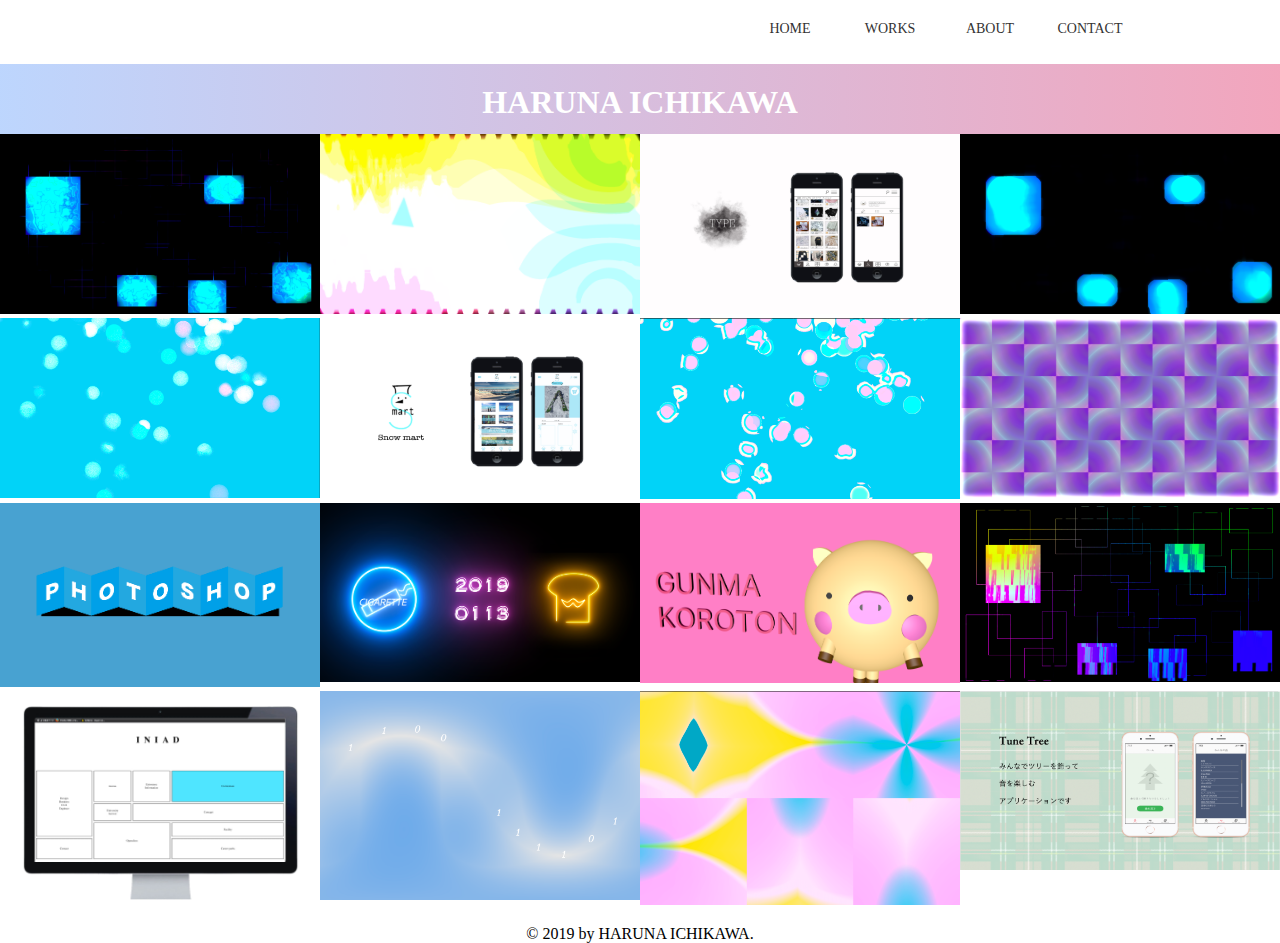
<file: index.html>
<!DOCTYPE html>
<html lang="en">

<head>
    <meta charset="UTF-8">
    <meta name="viewport" content="width=device-width, initial-scale=1.0">
    <meta http-equiv="X-UA-Compatible" content="ie=edge">
    <link rel="stylesheet" href="index.css">
    <title>HARUNA ICHIKAWA</title>
</head>

<body>

    <header>
        <nav class="global-nav">
            <ul class="global-nav__list">
                <li class="global-nav__item"><a href="index.html">HOME</a></li>
                <li class="global-nav__item"><a href="works.html">WORKS</a></li>
                <li class="global-nav__item"><a href="about.html">ABOUT</a></li>
                <li class="global-nav__item"><a href="contact.html">CONTACT</a></li>

            </ul>
        </nav>
        <div class="hamburger" id="js-hamburger">
            <span class="hamburger__line hamburger__line--1"></span>
            <span class="hamburger__line hamburger__line--2"></span>
            <span class="hamburger__line hamburger__line--3"></span>
        </div>
        <div class="black-bg" id="js-black-bg"></div>
    </header>
    <article>
        <h1 class="toptitle">HARUNA ICHIKAWA</h1>
        <div class="imgcolection">

            <a class="imgcolection-img2" href="graphic1.html">
                <img class="imgcolection-img2-spot" src="img20180722_2.png"></a>
            <a class="imgcolection-img2" href="movie1.html">
                <img class="imgcolection-img2-spot" src="img20180716.png"></a>
            <a class="imgcolection-img2" href="type.html">
                <img class="imgcolection-img2-spot" src="img20190718_TYPE.jpg"></a>
            <a class="imgcolection-img2" href="graphic1.html">
                <img class="imgcolection-img2-spot" src="img20180723.png"></a>
            <a class="imgcolection-img2" href="graphic1.html">
                <img class="imgcolection-img2-spot" src="img20180803.png">
            </a>
            <a class="imgcolection-img2" href="snowmart.html">
                <img class="imgcolection-img2-spot" src="img20190716_snowmart.jpg">
            </a>
            <a class="imgcolection-img2" href="graphic1.html">
                <img class="imgcolection-img2-spot" src="img20180803_2.png">
            </a>
            <a class="imgcolection-img2" href="graphic1.html">
                <img class="imgcolection-img2-spot" src="img20180830.png">
            </a>
            <a class="imgcolection-img2" href="graphic1.html">
                <img class="imgcolection-img2-spot" src="img20180909.png">
            </a>
            <a class="imgcolection-img2" href="graphic1.html">
                <img class="imgcolection-img2-spot" src="img20190113.png">
            </a>
            <a class="imgcolection-img2" href="3d1.html">
                <img class="imgcolection-img2-spot" src="img20190125_gunma.png">
            </a>
            <a class="imgcolection-img2" href="graphic1.html">
                <img class="imgcolection-img2-spot" src="img20180713.png">
            </a>
            <a class="imgcolection-img2" href="iniadsite.html">
                <img class="imgcolection-img2-spot" src="img20190731_iniad.jpg">
            </a>
            <a class="imgcolection-img2" href="graphic1.html">
                <img class="imgcolection-img2-spot" src="img20180829.png">
            </a>
            <a class="imgcolection-img2" href="movie1.html">
                <img class="imgcolection-img2-spot" src="img20180722.png">
            </a>
            <a class="imgcolection-img2" href="tunetree.html">
                <img class="imgcolection-img2-spot" src="img20200115_tunetree.png">
            </a>


        </div>
        <footer>
        <p class="credit">© 2019 by HARUNA ICHIKAWA.</p>
    </article>
</body>
<script>
    function toggleNav() {
        var body = document.body;
        var hamburger = document.getElementById('js-hamburger');
        var blackBg = document.getElementById('js-black-bg');

        hamburger.addEventListener('click', function () {
            body.classList.toggle('nav-open');
        });
        blackBg.addEventListener('click', function () {
            body.classList.remove('nav-open');
        });
    }
    toggleNav();
</script>

</html>
</file>
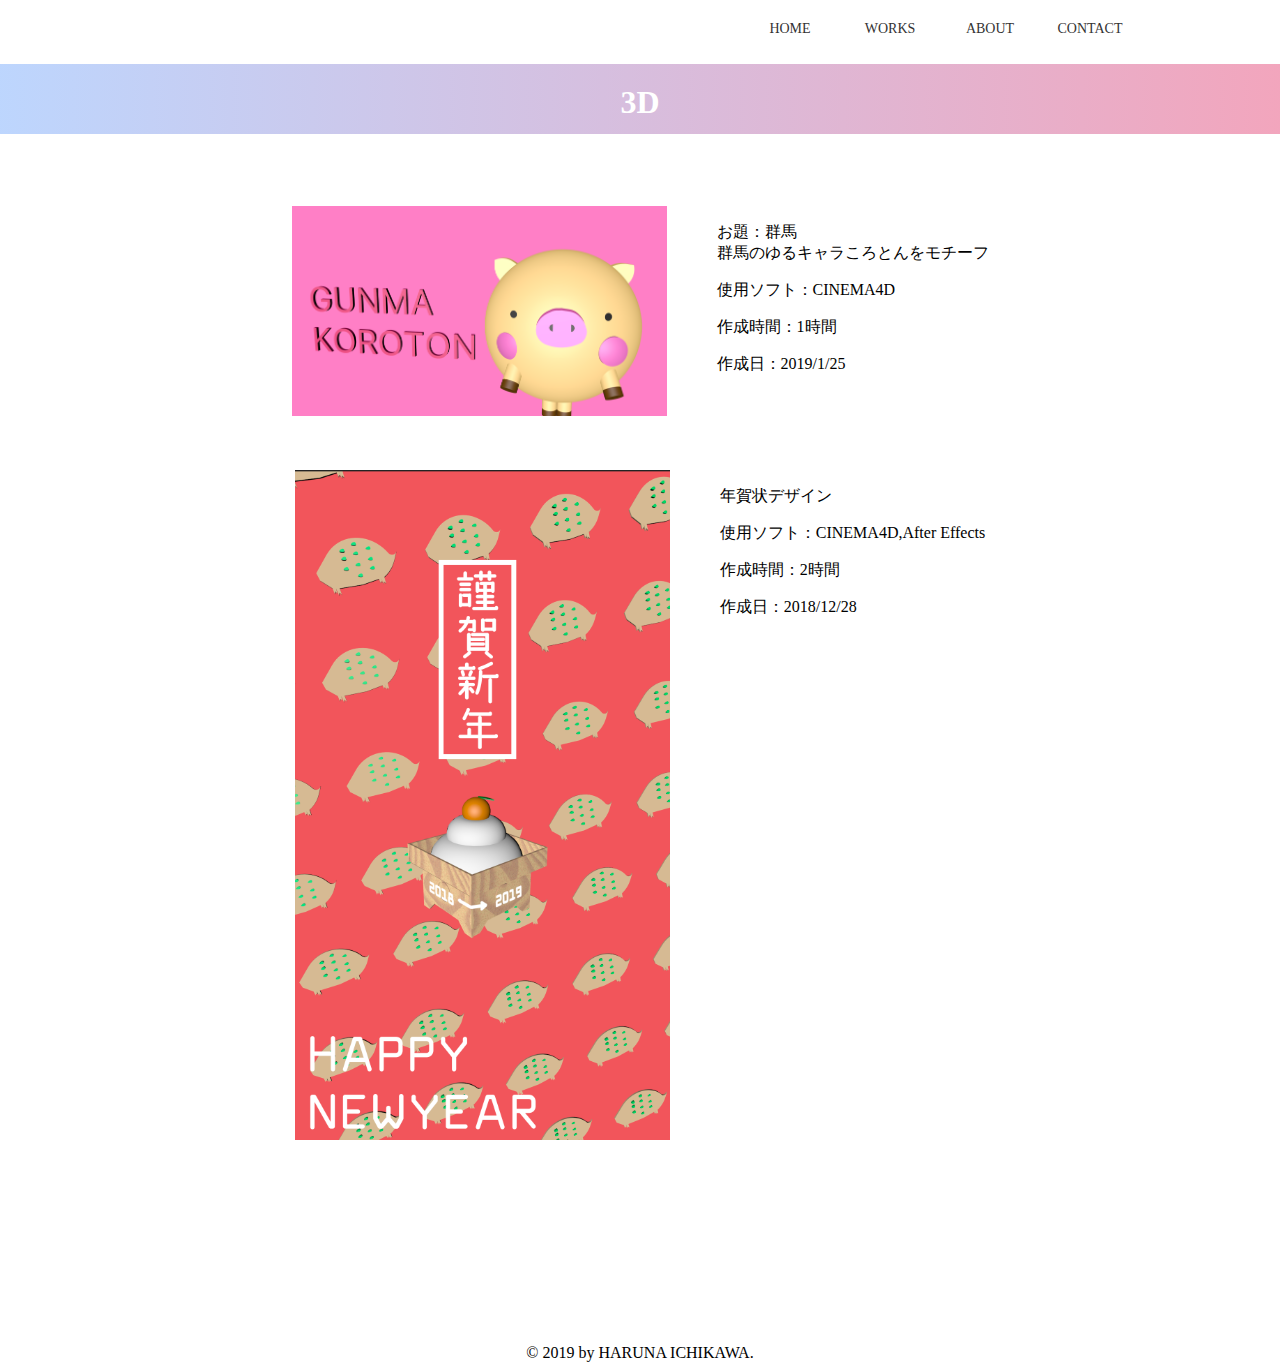
<file: 3d1.html>
<!DOCTYPE html>
<html lang="en">

<head>
    <meta charset="UTF-8">
    <meta name="viewport" content="width=device-width, initial-scale=1.0">
    <meta http-equiv="X-UA-Compatible" content="ie=edge">
    <link rel="stylesheet" href="common.css">
    <link rel="stylesheet" href="3d1.css">
    <title>Document</title>
</head>

<body>
    <header>
        <nav class="global-nav">
            <ul class="global-nav__list">
                <li class="global-nav__item"><a href="index.html">HOME</a></li>
                <li class="global-nav__item"><a href="works.html">WORKS</a></li>
                <li class="global-nav__item"><a href="about.html">ABOUT</a></li>
                <li class="global-nav__item"><a href="contact.html">CONTACT</a></li>

            </ul>
        </nav>
        <div class="hamburger" id="js-hamburger">
            <span class="hamburger__line hamburger__line--1"></span>
            <span class="hamburger__line hamburger__line--2"></span>
            <span class="hamburger__line hamburger__line--3"></span>
        </div>
        <div class="black-bg" id="js-black-bg"></div>
    </header>
    <article>
        <h1 class="toptitle">3D</h1>
        <div class="threed">
            <div class="threed_img">
                <img class="threed_img_contents1" src="img20190125_gunma.png" alt="">
            </div>
            <div class="threed_texts">
                <p class="threed_texts_text1">お題：群馬<br />群馬のゆるキャラころとんをモチーフ</p>
                <p class="threed_texts_text2">使用ソフト：CINEMA4D</p>
                <p class="threed_texts_text3">作成時間：1時間</p>
                <p class="threed_texts_text4">作成日：2019/1/25</p>
            </div>
        </div>

        <div class="threed">
            <div class="threed_img">
                <img class="threed_img_contents1" src="img_3d.png" alt="">
            </div>
            <div class="threed_texts">
                <p class="threed_texts_text1">年賀状デザイン</p>
                <p class="threed_texts_text2">使用ソフト：CINEMA4D,After Effects</p>
                <p class="threed_texts_text3">作成時間：2時間</p>
                <p class="threed_texts_text4">作成日：2018/12/28</p>
            </div>
        </div>
        <p class="credit">© 2019 by HARUNA ICHIKAWA.</p>
    </article>
</body>
<script>
    function toggleNav() {
        var body = document.body;
        var hamburger = document.getElementById('js-hamburger');
        var blackBg = document.getElementById('js-black-bg');

        hamburger.addEventListener('click', function () {
            body.classList.toggle('nav-open');
        });
        blackBg.addEventListener('click', function () {
            body.classList.remove('nav-open');
        });
    }
    toggleNav();
</script>

</html>
</file>
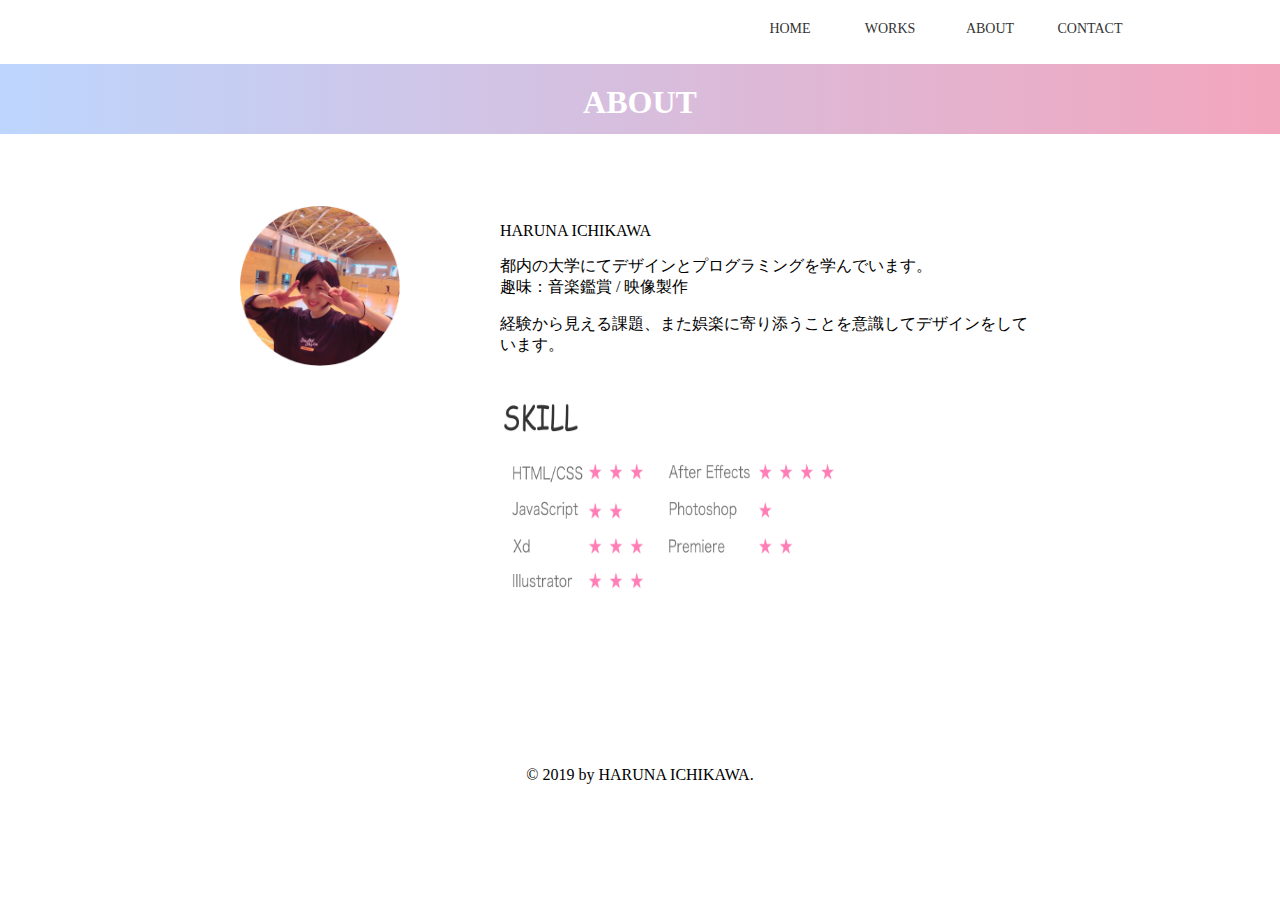
<file: about.html>
<!DOCTYPE html>
<html lang="en">

<head>
    <meta charset="UTF-8">
    <meta name="viewport" content="width=device-width, initial-scale=1.0">
    <meta http-equiv="X-UA-Compatible" content="ie=edge">
    <link rel="stylesheet" href="common.css">
    <link rel="stylesheet" href="about.css">
    <title>ABOUT</title>
</head>

<body>
    <header>
        <nav class="global-nav">
            <ul class="global-nav__list">
                <li class="global-nav__item"><a href="index.html">HOME</a></li>
                <li class="global-nav__item"><a href="works.html">WORKS</a></li>
                <li class="global-nav__item"><a href="about.html">ABOUT</a></li>
                <li class="global-nav__item"><a href="contact.html">CONTACT</a></li>

            </ul>
        </nav>
        <div class="hamburger" id="js-hamburger">
            <span class="hamburger__line hamburger__line--1"></span>
            <span class="hamburger__line hamburger__line--2"></span>
            <span class="hamburger__line hamburger__line--3"></span>
        </div>
        <div class="black-bg" id="js-black-bg"></div>
    </header>
    <article>
        <h1 class="toptitle"> ABOUT</h1>
        <div class="faceicon">
            <img src="img_icon.png" alt="" class="faceicon_img">
            <div class="faceicon_about">
                <p class="faceicon_about_text1">HARUNA ICHIKAWA</p>
                <p class="faceicon_about_text2">都内の大学にてデザインとプログラミングを学んでいます。<br />
                    趣味：音楽鑑賞 / 映像製作
                </p>
                <p class="faceicon_about_text3">経験から見える課題、また娯楽に寄り添うことを意識してデザインをしています。
                </p>
                <img src="img_skill.png" alt="" class="faceicon_about_skill">
            </div>

        </div>
        <p class="credit">© 2019 by HARUNA ICHIKAWA.</p>
    </article>
</body>
<script>
    function toggleNav() {
        var body = document.body;
        var hamburger = document.getElementById('js-hamburger');
        var blackBg = document.getElementById('js-black-bg');

        hamburger.addEventListener('click', function () {
            body.classList.toggle('nav-open');
        });
        blackBg.addEventListener('click', function () {
            body.classList.remove('nav-open');
        });
    }
    toggleNav();
</script>

</html>
</file>
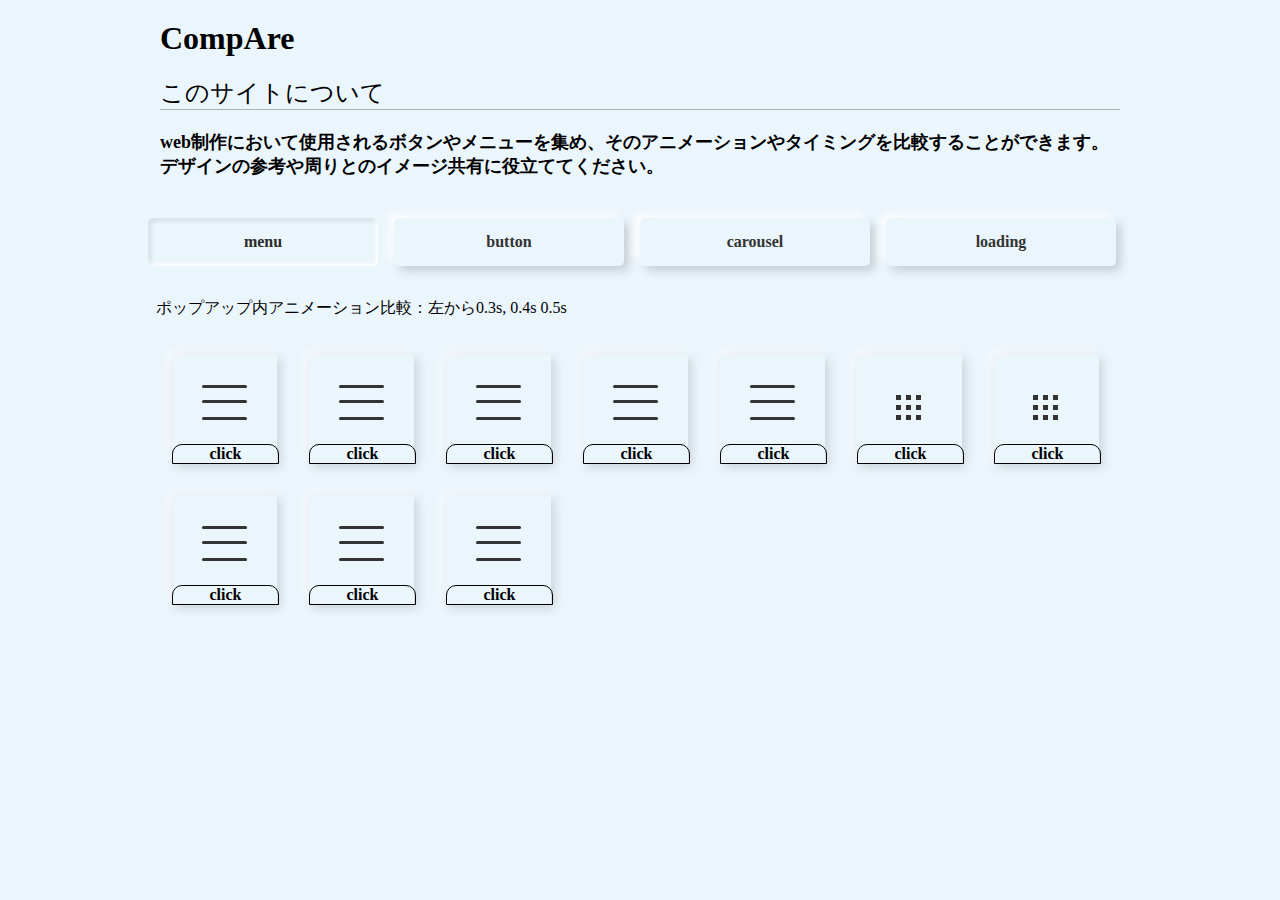
<file: campare.html>
<!DOCTYPE html>
<html lang="ja">

<head>
    <meta charset="UTF-8">
    <meta name="viewport" content="width=device-width, initial-scale=1.0, maximum-scale=1.0, minimum-scale=1.0">
    <script type="text/javascript" src="http://code.jquery.com/jquery-2.2.3.min.js"></script>
    <link rel="shortcut icon" href="favicon.ico" type="image/x-icon">
    <link rel="stylesheet" href="tab_new.css">

    <title>Document</title>
</head>

<body>

    <div class="sitename">
        <h1 class="title">CompAre</h1>
    </div>
    <div class="about">
        <p class="about_title">このサイトについて</p>
        <p class="about_text">web制作において使用されるボタンやメニューを集め、そのアニメーションやタイミングを比較することができます。<br>
            デザインの参考や周りとのイメージ共有に役立ててください。</p>
    </div>
    <div class="tab_container">
        <!-- <input id="tab1" type="radio" name="tab_item" checked>
        <label class="tab_item" for="tab1">scrool</label> -->

        <input id="tab2" type="radio" name="tab_item" checked>
        <label class="tab_item" for="tab2">menu</label>
        <input id="tab3" type="radio" name="tab_item">
        <label class="tab_item" for="tab3">button</label>
        <input id="tab4" type="radio" name="tab_item">
        <label class="tab_item" for="tab4">carousel</label>
        <input id="tab5" type="radio" name="tab_item">
        <label class="tab_item" for="tab5">loading</label>

        <div class="tab_content" id="tab2_content">
            <div class="tab_content_description">
                <p>ポップアップ内アニメーション比較：左から0.3s, 0.4s 0.5s</p>
                <div class="style">

                    <section>
                        <div class="box">
                            <div class="btn-trigger" id="btn01">
                                <span></span>
                                <span></span>
                                <span></span>
                            </div>
                            <label for="modal-checkm1">click</label>
                            <input type="checkbox" id="modal-checkm1">
                            <span class="modal">
                                <div class="menuzip">
                                    <div class="btn-trigger-1_1" id="btn01">
                                        <span></span>
                                        <span></span>
                                        <span></span>
                                    </div>
                                    <div class="btn-trigger-1_2" id="btn01">
                                        <span></span>
                                        <span></span>
                                        <span></span>
                                    </div>
                                    <div class="btn-trigger-1_3" id="btn01">
                                        <span></span>
                                        <span></span>
                                        <span></span>
                                    </div>
                                </div>
                                <label for="modal-checkm1">Close</label>
                            </span>
                        </div>

                    </section>
                    <section>
                        <div class="box">
                            <div class="btn-trigger" id="btn02">
                                <span></span>
                                <span></span>
                                <span></span>
                            </div>
                            <label for="modal-checkm2">click</label>
                            <input type="checkbox" id="modal-checkm2">
                            <span class="modal">
                                <div class="menuzip">
                                    <div class="btn-trigger-2_1" id="btn02">
                                        <span></span>
                                        <span></span>
                                        <span></span>
                                    </div>
                                    <div class="btn-trigger-2_2" id="btn02">
                                        <span></span>
                                        <span></span>
                                        <span></span>
                                    </div>
                                    <div class="btn-trigger-2_3" id="btn02">
                                        <span></span>
                                        <span></span>
                                        <span></span>
                                    </div>
                                </div>
                                <label for="modal-checkm2">Close</label>
                            </span>
                        </div>
                    </section>
                    <section>
                        <div class="box">
                            <div class="btn-trigger" id="btn03">
                                <span></span>
                                <span></span>
                                <span></span>
                            </div>
                            <label for="modal-checkm3">click</label>
                            <input type="checkbox" id="modal-checkm3">
                            <span class="modal">
                                <div class="menuzip">
                                    <div class="btn-trigger-3_1" id="btn03">
                                        <span></span>
                                        <span></span>
                                        <span></span>
                                    </div>
                                    <div class="btn-trigger-3_2" id="btn03">
                                        <span></span>
                                        <span></span>
                                        <span></span>
                                    </div>
                                    <div class="btn-trigger-3_3" id="btn03">
                                        <span></span>
                                        <span></span>
                                        <span></span>
                                    </div>
                                </div>
                                <label for="modal-checkm3">Close</label>
                            </span>
                        </div>
                    </section>
                    <section>
                        <div class="box">
                            <div class="btn-trigger" id="btn04">
                                <span></span>
                                <span></span>
                                <span></span>
                            </div>
                            <label for="modal-checkm4">click</label>
                            <input type="checkbox" id="modal-checkm4">
                            <span class="modal">
                                <div class="menuzip">
                                    <div class="btn-trigger-4_1" id="btn04">
                                        <span></span>
                                        <span></span>
                                        <span></span>
                                    </div>
                                    <div class="btn-trigger-4_2" id="btn04">
                                        <span></span>
                                        <span></span>
                                        <span></span>
                                    </div>
                                    <div class="btn-trigger-4_3" id="btn04">
                                        <span></span>
                                        <span></span>
                                        <span></span>
                                    </div>
                                </div>
                                <label for="modal-checkm4">Close</label>
                            </span>
                        </div>
                    </section>
                    <section>
                        <div class="box">
                            <div class="btn-trigger" id="btn05">
                                <span></span>
                                <span></span>
                                <span></span>
                            </div>
                            <label for="modal-checkm5">click</label>
                            <input type="checkbox" id="modal-checkm5">
                            <span class="modal">
                                <div class="menuzip">
                                    <div class="btn-trigger05" id="btn05">
                                        <span></span>
                                        <span></span>
                                        <span></span>
                                    </div>
                                    <div class="btn-trigger06" id="btn05">
                                        <span></span>
                                        <span></span>
                                        <span></span>
                                    </div>
                                    <div class="btn-trigger07" id="btn05">
                                        <span></span>
                                        <span></span>
                                        <span></span>
                                    </div>
                                </div>
                                <label for="modal-checkm5">Close</label>
                            </span>
                        </div>
                    </section>
                    <section>
                        <div class="box1">
                            <div class="btn1-trigger1" id="btn06">

                                <span></span>
                                <span></span>
                                <span></span>
                                <span></span>
                                <span></span>
                                <span></span>
                                <span></span>
                                <span></span>
                                <span></span>

                            </div>
                            <label for="modal-checkm6">click</label>
                            <input type="checkbox" id="modal-checkm6">
                            <span class="modal">
                                <div class="menuzip">
                                    <div class="btn1-trigger6_1" id="btn06">
                                        <span></span>
                                        <span></span>
                                        <span></span>
                                        <span></span>
                                        <span></span>
                                        <span></span>
                                        <span></span>
                                        <span></span>
                                        <span></span>
                                    </div>
                                    <div class="btn1-trigger6_2" id="btn06">
                                        <span></span>
                                        <span></span>
                                        <span></span>
                                        <span></span>
                                        <span></span>
                                        <span></span>
                                        <span></span>
                                        <span></span>
                                        <span></span>
                                    </div>
                                    <div class="btn1-trigger6_3" id="btn06">
                                        <span></span>
                                        <span></span>
                                        <span></span>
                                        <span></span>
                                        <span></span>
                                        <span></span>
                                        <span></span>
                                        <span></span>
                                        <span></span>
                                    </div>
                                </div>
                                <label for="modal-checkm6">Close</label>
                            </span>
                        </div>
                    </section>
                    <section>
                        <div class="box1">
                            <div class="btn1-trigger1" id="btn07">

                                <span></span>
                                <span></span>
                                <span></span>
                                <span></span>
                                <span></span>
                                <span></span>
                                <span></span>
                                <span></span>
                                <span></span>

                            </div>
                            <label for="modal-checkm7">click</label>
                            <input type="checkbox" id="modal-checkm7">
                            <span class="modal">
                                <div class="menuzip">
                                    <div class="btn1-trigger7_1" id="btn06">
                                        <span></span>
                                        <span></span>
                                        <span></span>
                                        <span></span>
                                        <span></span>
                                        <span></span>
                                        <span></span>
                                        <span></span>
                                        <span></span>
                                    </div>
                                    <div class="btn1-trigger7_2" id="btn06">
                                        <span></span>
                                        <span></span>
                                        <span></span>
                                        <span></span>
                                        <span></span>
                                        <span></span>
                                        <span></span>
                                        <span></span>
                                        <span></span>
                                    </div>
                                    <div class="btn1-trigger7_3" id="btn06">
                                        <span></span>
                                        <span></span>
                                        <span></span>
                                        <span></span>
                                        <span></span>
                                        <span></span>
                                        <span></span>
                                        <span></span>
                                        <span></span>
                                    </div>
                                </div>
                                <label for="modal-checkm7">Close</label>
                            </span>
                        </div>
                    </section>
                    <section>
                        <div class="box">
                            <div class="btn-trigger" id="btn08">
                                <span></span>
                                <span></span>
                                <span></span>
                            </div>
                            <label for="modal-checkm8">click</label>
                            <input type="checkbox" id="modal-checkm8">
                            <span class="modal">
                                <div class="menuzip">
                                    <div class="btn-trigger-8_1" id="btn08">
                                        <span></span>
                                        <span></span>
                                        <span></span>
                                    </div>
                                    <div class="btn-trigger-8_2" id="btn08">
                                        <span></span>
                                        <span></span>
                                        <span></span>
                                    </div>
                                    <div class="btn-trigger-8_3" id="btn08">
                                        <span></span>
                                        <span></span>
                                        <span></span>
                                    </div>
                                </div>
                                <label for="modal-checkm8">Close</label>
                            </span>
                        </div>
                    </section>
                    <section>
                        <div class="box">
                            <div class="btn-trigger" id="btn09">
                                <span></span>
                                <span></span>
                                <span></span>
                            </div>
                            <label for="modal-checkm9">click</label>
                            <input type="checkbox" id="modal-checkm9">
                            <span class="modal">
                                <div class="menuzip">
                                    <div class="btn-trigger-9_1" id="btn09">
                                        <span></span>
                                        <span></span>
                                        <span></span>
                                    </div>
                                    <div class="btn-trigger-9_2" id="btn09">
                                        <span></span>
                                        <span></span>
                                        <span></span>
                                    </div>
                                    <div class="btn-trigger-9_3" id="btn09">
                                        <span></span>
                                        <span></span>
                                        <span></span>
                                    </div>
                                </div>
                                <label for="modal-checkm9">Close</label>
                            </span>
                        </div>
                    </section>
                    <section>
                        <div class="box">
                            <div class="btn-trigger" id="btn10">
                                <span></span>
                                <span></span>
                                <span></span>
                            </div>
                            <label for="modal-checkm10">click</label>
                            <input type="checkbox" id="modal-checkm10">
                            <span class="modal">
                                <div class="menuzip">
                                    <div class="btn-trigger-10_1" id="btn10">
                                        <span></span>
                                        <span></span>
                                        <span></span>
                                    </div>
                                    <div class="btn-trigger-10_2" id="btn10">
                                        <span></span>
                                        <span></span>
                                        <span></span>
                                    </div>
                                    <div class="btn-trigger-10_3" id="btn10">
                                        <span></span>
                                        <span></span>
                                        <span></span>
                                    </div>
                                </div>
                                <label for="modal-checkm10">Close</label>
                            </span>
                        </div>
                    </section>
                    <!-- <section>
                        <div class="box">
                            <div class="btn-trigger" id="btn02">
                                <span></span>
                                <span></span>
                                <span></span>
                            </div>
                        </div>
                    </section>
                    <section>
                        <div class="box">
                            <div class="btn-trigger" id="btn02">
                                <span></span>
                                <span></span>
                                <span></span>
                            </div>
                        </div>
                    </section> -->
                </div>
            </div>
        </div>
        <div class="tab_content" id="tab3_content">
            <p>ポップアップ内アニメーション比較：左から0.3s, 0.4s 0.5s</p>
            <div class="tab_content_description">



                <div class="background">
                    <div class="back-box">
                        <button class="button1">button</button>
                        <label for="modal-check1">click</label>
                        <input type="checkbox" id="modal-check1">
                        <span class="modal">
                            <div class="buttonzip">
                                <button class="buttonzip_button1_one">button</button>
                                <button class="buttonzip_button1_two">button</button>
                                <button class="buttonzip_button1_three">button</button>
                            </div>
                            <label for="modal-check1">Close</label>
                        </span>
                    </div>



                    <div class="back-box1">
                        <button class="button2">button</button>
                        <label for="modal-check2">click</label>
                        <input type="checkbox" id="modal-check2">
                        <span class="modal">
                            <div class="buttonzip">
                                <button class="buttonzip_button2_one">button</button>
                                <button class="buttonzip_button2_two">button</button>
                                <button class="buttonzip_button2_three">button</button>
                            </div>
                            <label for="modal-check2">Close</label>
                        </span>
                    </div>
                    <div class="back-box2">
                        <button class="button3">button</button>
                        <label for="modal-check3">click</label>
                        <input type="checkbox" id="modal-check3">
                        <span class="modal">
                            <div class="buttonzip">
                                <button class="buttonzip_button3_one">button</button>
                                <button class="buttonzip_button3_two">button</button>
                                <button class="buttonzip_button3_three">button</button>
                            </div>
                            <label for="modal-check3">Close</label>
                        </span>
                    </div>
                    <div class="back-box3">
                        <button class="button4">button</button>
                        <label for="modal-check4">click</label>
                        <input type="checkbox" id="modal-check4">
                        <span class="modal">
                            <div class="buttonzip">
                                <button class="buttonzip_button4_one">button</button>
                                <button class="buttonzip_button4_two">button</button>
                                <button class="buttonzip_button4_three">button</button>
                            </div>
                            <label for="modal-check4">Close</label>
                        </span>
                    </div>
                    <div class="back-box4">
                        <button class="button5">button</button>
                        <label for="modal-check5">click</label>
                        <input type="checkbox" id="modal-check5">
                        <span class="modal">
                            <div class="buttonzip">
                                <button class="buttonzip_button5_one">button</button>
                                <button class="buttonzip_button5_two">button</button>
                                <button class="buttonzip_button5_three">button</button>
                            </div>
                            <label for="modal-check5">Close
                            </label>
                        </span>
                    </div>
                </div>
            </div>
        </div>
        <div class="tab_content" id="tab4_content">
            <div class="tab_content_description">

                <div class="carouselzip">
                    <div class="back_carousel1">
                        <video id="media1" width="210" height="119">
                            <source src="カルーセル1.mp4">
                        </video>
                        <ul class="contr">
                            <li>
                                <button id="btn_play1"></button>
                                <button id="btn_pause1"></button>
                            </li>
                        </ul>
                        <!-- <label for="modal-checkc1">click</label>
                        <input type="checkbox" id="modal-checkc1">
                        <span class="modal">
                            <label for="modal-checkc1">Close</label>
                        </span> -->
                    </div>

                    <div class="back_carousel2">
                        <video id="media2" width="210" height="119">
                            <source src="カルーセル2.mp4">
                        </video>
                        <ul class="contr">
                            <li>
                                <button id="btn_play2"></button>
                                <button id="btn_pause2"></button>
                            </li>
                        </ul>
                        <!-- <label for="modal-checkc2">click</label>
                        <input type="checkbox" id="modal-checkc2">
                        <span class="modal">
                            <label for="modal-checkc2">Close</label>
                        </span> -->
                    </div>
                    <div class="back_carousel3">
                        <video id="media3" width="210" height="119">
                            <source src="カルーセル3.mp4">
                        </video>
                        <ul class="contr">
                            <li>
                                <button id="btn_play3"></button>
                                <button id="btn_pause3"></button>
                            </li>
                        </ul>
                        <!-- <label for="modal-checkc3">click</label>
                        <input type="checkbox" id="modal-checkc3">
                        <span class="modal">
                            <label for="modal-checkc3">Close</label>
                        </span> -->
                    </div>
                    <div class="back_carousel4">
                        <video id="media4" width="210" height="119">
                            <source src="カルーセル4.mp4">
                        </video>
                        <ul class="contr">
                            <li>
                                <button id="btn_play4"></button>
                                <button id="btn_pause4"></button>
                            </li>
                        </ul>
                        <!-- <label for="modal-checkc4">click</label>
                        <input type="checkbox" id="modal-checkc4">
                        <span class="modal">
                            <label for="modal-checkc4">Close</label>
                        </span> -->
                    </div>
                    <div class="back_carousel5">
                        <video id="media5" width="210" height="119">
                            <source src="カルーセル5.mp4">
                        </video>
                        <ul class="contr">
                            <li>
                                <button id="btn_play5"></button>
                                <button id="btn_pause5"></button>
                            </li>
                        </ul>
                        <!-- <label for="modal-checkc5">click</label>
                        <input type="checkbox" id="modal-checkc5">
                        <span class="modal">
                            <label for="modal-checkc5">Close</label>
                        </span> -->
                    </div>
                </div>
            </div>
        </div>
        <div class="tab_content" id="tab5_content">
            <p>ポップアップ内アニメーション比較：左から1s, 1.1s 1.3s</p>
            <div class="tab_content_description">

                <div class="roadzip">
                    <div class="boxroad">
                        <div class="loader"></div>
                        <label for="modal-checkr1">click</label>
                        <input type="checkbox" id="modal-checkr1">
                        <span class="modal">
                            <div class="roadzip1">
                                <div class="loader_1-1">
                                </div>

                                <div class="loader_1-2"></div>
                                <div class="loader_1-3"></div>

                            </div>

                            <label for="modal-checkr1">Close</label>
                        </span>
                    </div>
                    <div class="boxroad">
                        <div class="loader2"></div>
                        <label for="modal-checkr2">click</label>
                        <input type="checkbox" id="modal-checkr2">
                        <span class="modal">
                            <div class="roadzip1">
                                <div class="loader_2-1"></div>
                                <div class="loader_2-2"></div>
                                <div class="loader_2-3"></div>
                            </div>
                            <label for="modal-checkr2">Close</label>
                        </span>
                    </div>
                    <div class="boxroad">
                        <div class="loader3">
                            <div class="loader3-bar"></div>
                            <div class="loader3-bar"></div>
                            <div class="loader3-bar"></div>
                            <div class="loader3-bar"></div>
                        </div>
                        <label for="modal-checkr3">click</label>
                        <input type="checkbox" id="modal-checkr3">
                        <span class="modal">
                            <div class="roadzip1">
                                <div class="loader3_1">
                                    <div class="loader3_1-bar"></div>
                                    <div class="loader3_1-bar"></div>
                                    <div class="loader3_1-bar"></div>
                                    <div class="loader3_1-bar"></div>
                                </div>
                                <div class="loader3_2">
                                    <div class="loader3_2-bar"></div>
                                    <div class="loader3_2-bar"></div>
                                    <div class="loader3_2-bar"></div>
                                    <div class="loader3_2-bar"></div>
                                </div>
                                <div class="loader3_3">
                                    <div class="loader3_3-bar"></div>
                                    <div class="loader3_3-bar"></div>
                                    <div class="loader3_3-bar"></div>
                                    <div class="loader3_3-bar"></div>
                                </div>
                            </div>
                            <label for="modal-checkr3">Close</label>
                        </span>
                    </div>
                    <div class="boxroad">
                        <div class="loader4">
                            <div class="loader4-bar"></div>
                            <div class="loader4-bar"></div>
                            <div class="loader4-bar"></div>
                            <div class="loader4-bar"></div>
                        </div>
                        <label for="modal-checkr4">click</label>
                        <input type="checkbox" id="modal-checkr4">
                        <span class="modal">
                            <div class="roadzip1">
                                <div class="loader4_1">
                                    <div class="loader4_1-bar"></div>
                                    <div class="loader4_1-bar"></div>
                                    <div class="loader4_1-bar"></div>
                                    <div class="loader4_1-bar"></div>
                                </div>
                                <div class="loader4_2">
                                    <div class="loader4_2-bar"></div>
                                    <div class="loader4_2-bar"></div>
                                    <div class="loader4_2-bar"></div>
                                    <div class="loader4_2-bar"></div>
                                </div>
                                <div class="loader4_3">
                                    <div class="loader4_3-bar"></div>
                                    <div class="loader4_3-bar"></div>
                                    <div class="loader4_3-bar"></div>
                                    <div class="loader4_3-bar"></div>
                                </div>
                            </div>
                            <label for="modal-checkr4">Close</label>
                        </span>
                    </div>
                    <div class="boxroad">
                        <div class="loader5"></div>
                        <label for="modal-checkr5">click</label>
                        <input type="checkbox" id="modal-checkr5">
                        <span class="modal">
                            <div class="roadzip1">
                                <div class="loader5_1"></div>
                                <div class="loader5_2"></div>
                                <div class="loader5_3"></div>
                            </div>
                            <label for="modal-checkr5">Close</label>
                        </span>
                    </div>
                    <div class="boxroad">
                        <div class="loader6"></div>
                        <label for="modal-checkr6">click</label>
                        <input type="checkbox" id="modal-checkr6">
                        <span class="modal">
                            <div class="roadzip1">
                                <div class="loader6_1"></div>
                                <div class="loader6_2"></div>
                                <div class="loader6_3"></div>
                            </div>
                            <label for="modal-checkr6">Close</label>
                        </span>
                    </div>
                </div>
            </div>
        </div>
    </div>
    <script>
        $(function () {
            $('.btn-trigger').on('click', function () {
                $(this).toggleClass('active');
                return false;
            });
        });

        $(function () {
            $('.btn-trigger-1_1').on('click', function () {
                $(this).toggleClass('active');
                return false;
            });
            $('.btn-trigger-1_2').on('click', function () {
                $(this).toggleClass('active');
                return false;
            });
            $('.btn-trigger-1_3').on('click', function () {
                $(this).toggleClass('active');
                return false;
            });
            $('.btn-trigger-2_1').on('click', function () {
                $(this).toggleClass('active');
                return false;
            });
            $('.btn-trigger-2_2').on('click', function () {
                $(this).toggleClass('active');
                return false;
            });
            $('.btn-trigger-2_3').on('click', function () {
                $(this).toggleClass('active');
                return false;
            });
            $('.btn-trigger-3_1').on('click', function () {
                $(this).toggleClass('active');
                return false;
            });
            $('.btn-trigger-3_2').on('click', function () {
                $(this).toggleClass('active');
                return false;
            });
            $('.btn-trigger-3_3').on('click', function () {
                $(this).toggleClass('active');
                return false;
            });
            $('.btn-trigger-4_1').on('click', function () {
                $(this).toggleClass('active');
                return false;
            });
            $('.btn-trigger-4_2').on('click', function () {
                $(this).toggleClass('active');
                return false;
            });
            $('.btn-trigger-4_3').on('click', function () {
                $(this).toggleClass('active');
                return false;
            });
            $('.btn-trigger-8_1').on('click', function () {
                $(this).toggleClass('active');
                return false;
            });
            $('.btn-trigger-8_2').on('click', function () {
                $(this).toggleClass('active');
                return false;
            });
            $('.btn-trigger-8_3').on('click', function () {
                $(this).toggleClass('active');
                return false;
            });
            $('.btn-trigger-9_1').on('click', function () {
                $(this).toggleClass('active');
                return false;
            });
            $('.btn-trigger-9_2').on('click', function () {
                $(this).toggleClass('active');
                return false;
            });
            $('.btn-trigger-9_3').on('click', function () {
                $(this).toggleClass('active');
                return false;
            });
            $('.btn-trigger-10_1').on('click', function () {
                $(this).toggleClass('active');
                return false;
            });
            $('.btn-trigger-10_2').on('click', function () {
                $(this).toggleClass('active');
                return false;
            });
            $('.btn-trigger-10_3').on('click', function () {
                $(this).toggleClass('active');
                return false;
            });
        });
        $(function () {
            $('.btn-trigger05').on('click', function () {
                $(this).toggleClass('active');
                return false;
            });
        });
        $(function () {
            $('.btn-trigger06').on('click', function () {
                $(this).toggleClass('active');
                return false;
            });
        });
        $(function () {
            $('.btn-trigger07').on('click', function () {
                $(this).toggleClass('active');
                return false;
            });
        });
        $(function () {
            $('.btn1-trigger1').on('click', function () {
                $(this).toggleClass('active');
                return false;
            });
        });
        $(function () {
            $('.btn1-trigger6_1').on('click', function () {
                $(this).toggleClass('active');
                return false;
            });
        });
        $(function () {
            $('.btn1-trigger6_2').on('click', function () {
                $(this).toggleClass('active');
                return false;
            });
        });
        $(function () {
            $('.btn1-trigger6_3').on('click', function () {
                $(this).toggleClass('active');
                return false;
            });
        });

        $(function () {
            $('.btn1-trigger7_1').on('click', function () {
                $(this).toggleClass('active');
                return false;
            });
        });
        $(function () {
            $('.btn1-trigger7_2').on('click', function () {
                $(this).toggleClass('active');
                return false;
            });
        });
        $(function () {
            $('.btn1-trigger7_3').on('click', function () {
                $(this).toggleClass('active');
                return false;
            });
        });


    </script>

    <script>
        const mediaElem1 = document.getElementById('media1');
        const playBtn1 = document.getElementById('btn_play1');
        const pauseBtn1 = document.getElementById('btn_pause1');

        playBtn1.addEventListener('click', function () {
            mediaElem1.play();

        });
        pauseBtn1.addEventListener('click', function () {
            mediaElem1.pause();
        });


        const mediaElem2 = document.getElementById('media2');
        const playBtn2 = document.getElementById('btn_play2');
        const pauseBtn2 = document.getElementById('btn_pause2');
        playBtn2.addEventListener('click', function () {
            mediaElem2.play();

        });
        pauseBtn2.addEventListener('click', function () {
            mediaElem2.pause();
        });

        const mediaElem3 = document.getElementById('media3');
        const playBtn3 = document.getElementById('btn_play3');
        const pauseBtn3 = document.getElementById('btn_pause3');
        playBtn3.addEventListener('click', function () {
            mediaElem3.play();

        });
        pauseBtn3.addEventListener('click', function () {
            mediaElem3.pause();
        });

        const mediaElem4 = document.getElementById('media4');
        const playBtn4 = document.getElementById('btn_play4');
        const pauseBtn4 = document.getElementById('btn_pause4');
        playBtn4.addEventListener('click', function () {
            mediaElem4.play();

        });
        pauseBtn4.addEventListener('click', function () {
            mediaElem4.pause()
        });

        const mediaElem5 = document.getElementById('media5');
        const playBtn5 = document.getElementById('btn_play5');
        const pauseBtn5 = document.getElementById('btn_pause5');
        playBtn5.addEventListener('click', function () {
            mediaElem5.play();

        });
        pauseBtn5.addEventListener('click', function () {
            mediaElem5.pause()
        });
    </script>
</body>

</html>
</file>
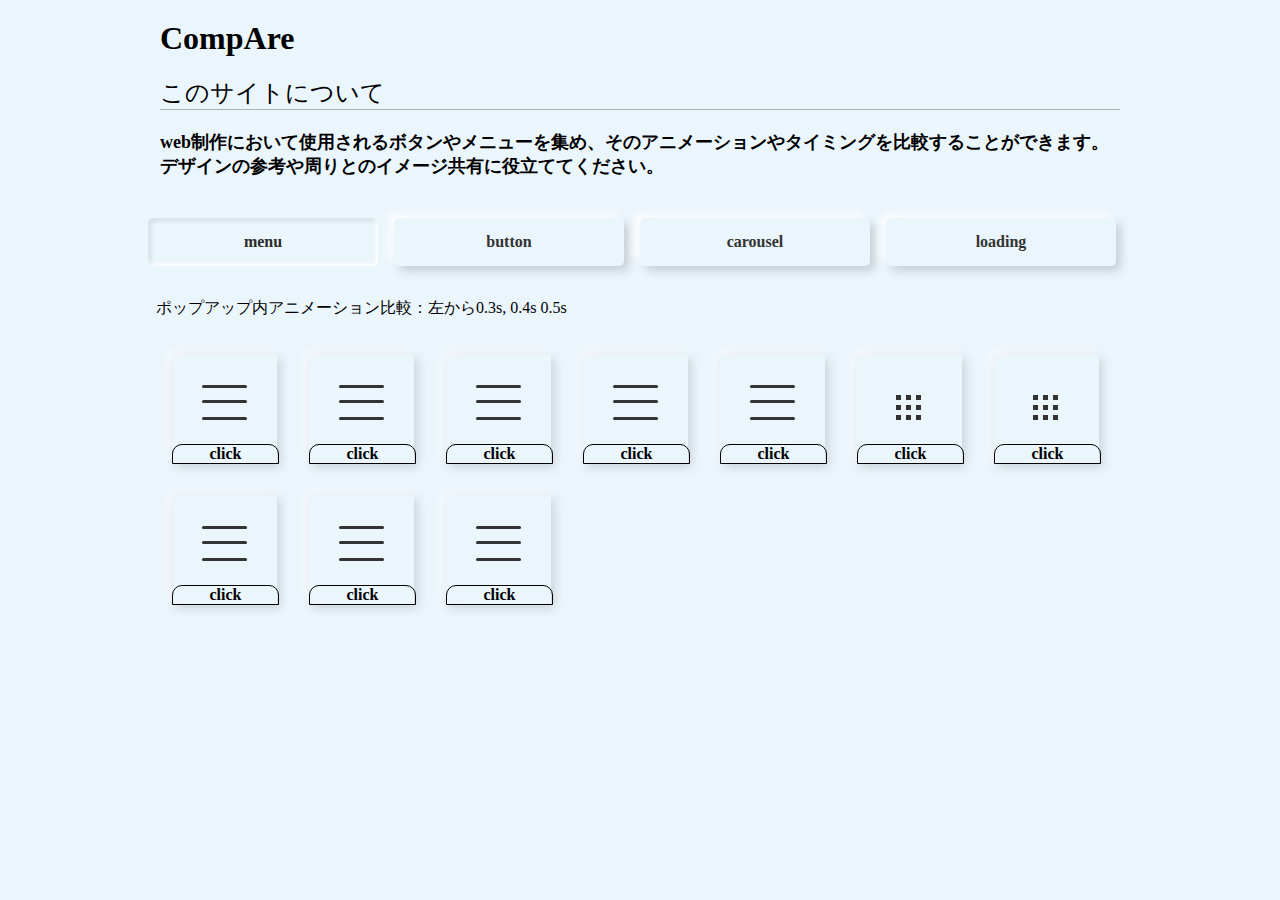
<file: compare.html>
<!DOCTYPE html>
<html lang="ja">

<head>
    <meta charset="UTF-8">
    <meta name="viewport" content="width=device-width, initial-scale=1.0, maximum-scale=1.0, minimum-scale=1.0">
    <script type="text/javascript" src="http://code.jquery.com/jquery-2.2.3.min.js"></script>
    <link rel="shortcut icon" href="favicon.ico" type="image/x-icon">
    <link rel="stylesheet" href="tab_new.css">

    <title>COMPARE-デザインと時間を比較するサイト-</title>
</head>

<body>

    <div class="sitename">
        <h1 class="title">CompAre</h1>
    </div>
    <div class="about">
        <p class="about_title">このサイトについて</p>
        <p class="about_text">web制作において使用されるボタンやメニューを集め、そのアニメーションやタイミングを比較することができます。<br>
            デザインの参考や周りとのイメージ共有に役立ててください。</p>
    </div>
    <div class="tab_container">
        <!-- <input id="tab1" type="radio" name="tab_item" checked>
        <label class="tab_item" for="tab1">scrool</label> -->

        <input id="tab2" type="radio" name="tab_item" checked>
        <label class="tab_item" for="tab2">menu</label>
        <input id="tab3" type="radio" name="tab_item">
        <label class="tab_item" for="tab3">button</label>
        <input id="tab4" type="radio" name="tab_item">
        <label class="tab_item" for="tab4">carousel</label>
        <input id="tab5" type="radio" name="tab_item">
        <label class="tab_item" for="tab5">loading</label>

        <div class="tab_content" id="tab2_content">
            <div class="tab_content_description">
                <p>ポップアップ内アニメーション比較：左から0.3s, 0.4s 0.5s</p>
                <div class="style">

                    <section>
                        <div class="box">
                            <div class="btn-trigger" id="btn01">
                                <span></span>
                                <span></span>
                                <span></span>
                            </div>
                            <label for="modal-checkm1">click</label>
                            <input type="checkbox" id="modal-checkm1">
                            <span class="modal">
                                <div class="menuzip">
                                    <div class="btn-trigger-1_1" id="btn01">
                                        <span></span>
                                        <span></span>
                                        <span></span>
                                    </div>
                                    <div class="btn-trigger-1_2" id="btn01">
                                        <span></span>
                                        <span></span>
                                        <span></span>
                                    </div>
                                    <div class="btn-trigger-1_3" id="btn01">
                                        <span></span>
                                        <span></span>
                                        <span></span>
                                    </div>
                                </div>
                                <label for="modal-checkm1">Close</label>
                            </span>
                        </div>

                    </section>
                    <section>
                        <div class="box">
                            <div class="btn-trigger" id="btn02">
                                <span></span>
                                <span></span>
                                <span></span>
                            </div>
                            <label for="modal-checkm2">click</label>
                            <input type="checkbox" id="modal-checkm2">
                            <span class="modal">
                                <div class="menuzip">
                                    <div class="btn-trigger-2_1" id="btn02">
                                        <span></span>
                                        <span></span>
                                        <span></span>
                                    </div>
                                    <div class="btn-trigger-2_2" id="btn02">
                                        <span></span>
                                        <span></span>
                                        <span></span>
                                    </div>
                                    <div class="btn-trigger-2_3" id="btn02">
                                        <span></span>
                                        <span></span>
                                        <span></span>
                                    </div>
                                </div>
                                <label for="modal-checkm2">Close</label>
                            </span>
                        </div>
                    </section>
                    <section>
                        <div class="box">
                            <div class="btn-trigger" id="btn03">
                                <span></span>
                                <span></span>
                                <span></span>
                            </div>
                            <label for="modal-checkm3">click</label>
                            <input type="checkbox" id="modal-checkm3">
                            <span class="modal">
                                <div class="menuzip">
                                    <div class="btn-trigger-3_1" id="btn03">
                                        <span></span>
                                        <span></span>
                                        <span></span>
                                    </div>
                                    <div class="btn-trigger-3_2" id="btn03">
                                        <span></span>
                                        <span></span>
                                        <span></span>
                                    </div>
                                    <div class="btn-trigger-3_3" id="btn03">
                                        <span></span>
                                        <span></span>
                                        <span></span>
                                    </div>
                                </div>
                                <label for="modal-checkm3">Close</label>
                            </span>
                        </div>
                    </section>
                    <section>
                        <div class="box">
                            <div class="btn-trigger" id="btn04">
                                <span></span>
                                <span></span>
                                <span></span>
                            </div>
                            <label for="modal-checkm4">click</label>
                            <input type="checkbox" id="modal-checkm4">
                            <span class="modal">
                                <div class="menuzip">
                                    <div class="btn-trigger-4_1" id="btn04">
                                        <span></span>
                                        <span></span>
                                        <span></span>
                                    </div>
                                    <div class="btn-trigger-4_2" id="btn04">
                                        <span></span>
                                        <span></span>
                                        <span></span>
                                    </div>
                                    <div class="btn-trigger-4_3" id="btn04">
                                        <span></span>
                                        <span></span>
                                        <span></span>
                                    </div>
                                </div>
                                <label for="modal-checkm4">Close</label>
                            </span>
                        </div>
                    </section>
                    <section>
                        <div class="box">
                            <div class="btn-trigger" id="btn05">
                                <span></span>
                                <span></span>
                                <span></span>
                            </div>
                            <label for="modal-checkm5">click</label>
                            <input type="checkbox" id="modal-checkm5">
                            <span class="modal">
                                <div class="menuzip">
                                    <div class="btn-trigger05" id="btn05">
                                        <span></span>
                                        <span></span>
                                        <span></span>
                                    </div>
                                    <div class="btn-trigger06" id="btn05">
                                        <span></span>
                                        <span></span>
                                        <span></span>
                                    </div>
                                    <div class="btn-trigger07" id="btn05">
                                        <span></span>
                                        <span></span>
                                        <span></span>
                                    </div>
                                </div>
                                <label for="modal-checkm5">Close</label>
                            </span>
                        </div>
                    </section>
                    <section>
                        <div class="box1">
                            <div class="btn1-trigger1" id="btn06">

                                <span></span>
                                <span></span>
                                <span></span>
                                <span></span>
                                <span></span>
                                <span></span>
                                <span></span>
                                <span></span>
                                <span></span>

                            </div>
                            <label for="modal-checkm6">click</label>
                            <input type="checkbox" id="modal-checkm6">
                            <span class="modal">
                                <div class="menuzip">
                                    <div class="btn1-trigger6_1" id="btn06">
                                        <span></span>
                                        <span></span>
                                        <span></span>
                                        <span></span>
                                        <span></span>
                                        <span></span>
                                        <span></span>
                                        <span></span>
                                        <span></span>
                                    </div>
                                    <div class="btn1-trigger6_2" id="btn06">
                                        <span></span>
                                        <span></span>
                                        <span></span>
                                        <span></span>
                                        <span></span>
                                        <span></span>
                                        <span></span>
                                        <span></span>
                                        <span></span>
                                    </div>
                                    <div class="btn1-trigger6_3" id="btn06">
                                        <span></span>
                                        <span></span>
                                        <span></span>
                                        <span></span>
                                        <span></span>
                                        <span></span>
                                        <span></span>
                                        <span></span>
                                        <span></span>
                                    </div>
                                </div>
                                <label for="modal-checkm6">Close</label>
                            </span>
                        </div>
                    </section>
                    <section>
                        <div class="box1">
                            <div class="btn1-trigger1" id="btn07">

                                <span></span>
                                <span></span>
                                <span></span>
                                <span></span>
                                <span></span>
                                <span></span>
                                <span></span>
                                <span></span>
                                <span></span>

                            </div>
                            <label for="modal-checkm7">click</label>
                            <input type="checkbox" id="modal-checkm7">
                            <span class="modal">
                                <div class="menuzip">
                                    <div class="btn1-trigger7_1" id="btn06">
                                        <span></span>
                                        <span></span>
                                        <span></span>
                                        <span></span>
                                        <span></span>
                                        <span></span>
                                        <span></span>
                                        <span></span>
                                        <span></span>
                                    </div>
                                    <div class="btn1-trigger7_2" id="btn06">
                                        <span></span>
                                        <span></span>
                                        <span></span>
                                        <span></span>
                                        <span></span>
                                        <span></span>
                                        <span></span>
                                        <span></span>
                                        <span></span>
                                    </div>
                                    <div class="btn1-trigger7_3" id="btn06">
                                        <span></span>
                                        <span></span>
                                        <span></span>
                                        <span></span>
                                        <span></span>
                                        <span></span>
                                        <span></span>
                                        <span></span>
                                        <span></span>
                                    </div>
                                </div>
                                <label for="modal-checkm7">Close</label>
                            </span>
                        </div>
                    </section>
                    <section>
                        <div class="box">
                            <div class="btn-trigger" id="btn08">
                                <span></span>
                                <span></span>
                                <span></span>
                            </div>
                            <label for="modal-checkm8">click</label>
                            <input type="checkbox" id="modal-checkm8">
                            <span class="modal">
                                <div class="menuzip">
                                    <div class="btn-trigger-8_1" id="btn08">
                                        <span></span>
                                        <span></span>
                                        <span></span>
                                    </div>
                                    <div class="btn-trigger-8_2" id="btn08">
                                        <span></span>
                                        <span></span>
                                        <span></span>
                                    </div>
                                    <div class="btn-trigger-8_3" id="btn08">
                                        <span></span>
                                        <span></span>
                                        <span></span>
                                    </div>
                                </div>
                                <label for="modal-checkm8">Close</label>
                            </span>
                        </div>
                    </section>
                    <section>
                        <div class="box">
                            <div class="btn-trigger" id="btn09">
                                <span></span>
                                <span></span>
                                <span></span>
                            </div>
                            <label for="modal-checkm9">click</label>
                            <input type="checkbox" id="modal-checkm9">
                            <span class="modal">
                                <div class="menuzip">
                                    <div class="btn-trigger-9_1" id="btn09">
                                        <span></span>
                                        <span></span>
                                        <span></span>
                                    </div>
                                    <div class="btn-trigger-9_2" id="btn09">
                                        <span></span>
                                        <span></span>
                                        <span></span>
                                    </div>
                                    <div class="btn-trigger-9_3" id="btn09">
                                        <span></span>
                                        <span></span>
                                        <span></span>
                                    </div>
                                </div>
                                <label for="modal-checkm9">Close</label>
                            </span>
                        </div>
                    </section>
                    <section>
                        <div class="box">
                            <div class="btn-trigger" id="btn10">
                                <span></span>
                                <span></span>
                                <span></span>
                            </div>
                            <label for="modal-checkm10">click</label>
                            <input type="checkbox" id="modal-checkm10">
                            <span class="modal">
                                <div class="menuzip">
                                    <div class="btn-trigger-10_1" id="btn10">
                                        <span></span>
                                        <span></span>
                                        <span></span>
                                    </div>
                                    <div class="btn-trigger-10_2" id="btn10">
                                        <span></span>
                                        <span></span>
                                        <span></span>
                                    </div>
                                    <div class="btn-trigger-10_3" id="btn10">
                                        <span></span>
                                        <span></span>
                                        <span></span>
                                    </div>
                                </div>
                                <label for="modal-checkm10">Close</label>
                            </span>
                        </div>
                    </section>
                    <!-- <section>
                        <div class="box">
                            <div class="btn-trigger" id="btn02">
                                <span></span>
                                <span></span>
                                <span></span>
                            </div>
                        </div>
                    </section>
                    <section>
                        <div class="box">
                            <div class="btn-trigger" id="btn02">
                                <span></span>
                                <span></span>
                                <span></span>
                            </div>
                        </div>
                    </section> -->
                </div>
            </div>
        </div>
        <div class="tab_content" id="tab3_content">
            <p>ポップアップ内アニメーション比較：左から0.3s, 0.4s 0.5s</p>
            <div class="tab_content_description">



                <div class="background">
                    <div class="back-box">
                        <button class="button1">button</button>
                        <label for="modal-check1">click</label>
                        <input type="checkbox" id="modal-check1">
                        <span class="modal">
                            <div class="buttonzip">
                                <button class="buttonzip_button1_one">button</button>
                                <button class="buttonzip_button1_two">button</button>
                                <button class="buttonzip_button1_three">button</button>
                            </div>
                            <label for="modal-check1">Close</label>
                        </span>
                    </div>



                    <div class="back-box1">
                        <button class="button2">button</button>
                        <label for="modal-check2">click</label>
                        <input type="checkbox" id="modal-check2">
                        <span class="modal">
                            <div class="buttonzip">
                                <button class="buttonzip_button2_one">button</button>
                                <button class="buttonzip_button2_two">button</button>
                                <button class="buttonzip_button2_three">button</button>
                            </div>
                            <label for="modal-check2">Close</label>
                        </span>
                    </div>
                    <div class="back-box2">
                        <button class="button3">button</button>
                        <label for="modal-check3">click</label>
                        <input type="checkbox" id="modal-check3">
                        <span class="modal">
                            <div class="buttonzip">
                                <button class="buttonzip_button3_one">button</button>
                                <button class="buttonzip_button3_two">button</button>
                                <button class="buttonzip_button3_three">button</button>
                            </div>
                            <label for="modal-check3">Close</label>
                        </span>
                    </div>
                    <div class="back-box3">
                        <button class="button4">button</button>
                        <label for="modal-check4">click</label>
                        <input type="checkbox" id="modal-check4">
                        <span class="modal">
                            <div class="buttonzip">
                                <button class="buttonzip_button4_one">button</button>
                                <button class="buttonzip_button4_two">button</button>
                                <button class="buttonzip_button4_three">button</button>
                            </div>
                            <label for="modal-check4">Close</label>
                        </span>
                    </div>
                    <div class="back-box4">
                        <button class="button5">button</button>
                        <label for="modal-check5">click</label>
                        <input type="checkbox" id="modal-check5">
                        <span class="modal">
                            <div class="buttonzip">
                                <button class="buttonzip_button5_one">button</button>
                                <button class="buttonzip_button5_two">button</button>
                                <button class="buttonzip_button5_three">button</button>
                            </div>
                            <label for="modal-check5">Close
                            </label>
                        </span>
                    </div>
                </div>
            </div>
        </div>
        <div class="tab_content" id="tab4_content">
            <div class="tab_content_description">

                <div class="carouselzip">
                    <div class="back_carousel1">
                        <video id="media1" width="210" height="119">
                            <source src="カルーセル1.mp4">
                        </video>
                        <ul class="contr">
                            <li>
                                <button id="btn_play1"></button>
                                <button id="btn_pause1"></button>
                            </li>
                        </ul>
                        <!-- <label for="modal-checkc1">click</label>
                        <input type="checkbox" id="modal-checkc1">
                        <span class="modal">
                            <label for="modal-checkc1">Close</label>
                        </span> -->
                    </div>

                    <div class="back_carousel2">
                        <video id="media2" width="210" height="119">
                            <source src="カルーセル2.mp4">
                        </video>
                        <ul class="contr">
                            <li>
                                <button id="btn_play2"></button>
                                <button id="btn_pause2"></button>
                            </li>
                        </ul>
                        <!-- <label for="modal-checkc2">click</label>
                        <input type="checkbox" id="modal-checkc2">
                        <span class="modal">
                            <label for="modal-checkc2">Close</label>
                        </span> -->
                    </div>
                    <div class="back_carousel3">
                        <video id="media3" width="210" height="119">
                            <source src="カルーセル3.mp4">
                        </video>
                        <ul class="contr">
                            <li>
                                <button id="btn_play3"></button>
                                <button id="btn_pause3"></button>
                            </li>
                        </ul>
                        <!-- <label for="modal-checkc3">click</label>
                        <input type="checkbox" id="modal-checkc3">
                        <span class="modal">
                            <label for="modal-checkc3">Close</label>
                        </span> -->
                    </div>
                    <div class="back_carousel4">
                        <video id="media4" width="210" height="119">
                            <source src="カルーセル4.mp4">
                        </video>
                        <ul class="contr">
                            <li>
                                <button id="btn_play4"></button>
                                <button id="btn_pause4"></button>
                            </li>
                        </ul>
                        <!-- <label for="modal-checkc4">click</label>
                        <input type="checkbox" id="modal-checkc4">
                        <span class="modal">
                            <label for="modal-checkc4">Close</label>
                        </span> -->
                    </div>
                    <div class="back_carousel5">
                        <video id="media5" width="210" height="119">
                            <source src="カルーセル5.mp4">
                        </video>
                        <ul class="contr">
                            <li>
                                <button id="btn_play5"></button>
                                <button id="btn_pause5"></button>
                            </li>
                        </ul>
                        <!-- <label for="modal-checkc5">click</label>
                        <input type="checkbox" id="modal-checkc5">
                        <span class="modal">
                            <label for="modal-checkc5">Close</label>
                        </span> -->
                    </div>
                </div>
            </div>
        </div>
        <div class="tab_content" id="tab5_content">
            <p>ポップアップ内アニメーション比較：左から1s, 1.1s 1.3s</p>
            <div class="tab_content_description">

                <div class="roadzip">
                    <div class="boxroad">
                        <div class="loader"></div>
                        <label for="modal-checkr1">click</label>
                        <input type="checkbox" id="modal-checkr1">
                        <span class="modal">
                            <div class="roadzip1">
                                <div class="loader_1-1">
                                </div>

                                <div class="loader_1-2"></div>
                                <div class="loader_1-3"></div>

                            </div>

                            <label for="modal-checkr1">Close</label>
                        </span>
                    </div>
                    <div class="boxroad">
                        <div class="loader2"></div>
                        <label for="modal-checkr2">click</label>
                        <input type="checkbox" id="modal-checkr2">
                        <span class="modal">
                            <div class="roadzip1">
                                <div class="loader_2-1"></div>
                                <div class="loader_2-2"></div>
                                <div class="loader_2-3"></div>
                            </div>
                            <label for="modal-checkr2">Close</label>
                        </span>
                    </div>
                    <div class="boxroad">
                        <div class="loader3">
                            <div class="loader3-bar"></div>
                            <div class="loader3-bar"></div>
                            <div class="loader3-bar"></div>
                            <div class="loader3-bar"></div>
                        </div>
                        <label for="modal-checkr3">click</label>
                        <input type="checkbox" id="modal-checkr3">
                        <span class="modal">
                            <div class="roadzip1">
                                <div class="loader3_1">
                                    <div class="loader3_1-bar"></div>
                                    <div class="loader3_1-bar"></div>
                                    <div class="loader3_1-bar"></div>
                                    <div class="loader3_1-bar"></div>
                                </div>
                                <div class="loader3_2">
                                    <div class="loader3_2-bar"></div>
                                    <div class="loader3_2-bar"></div>
                                    <div class="loader3_2-bar"></div>
                                    <div class="loader3_2-bar"></div>
                                </div>
                                <div class="loader3_3">
                                    <div class="loader3_3-bar"></div>
                                    <div class="loader3_3-bar"></div>
                                    <div class="loader3_3-bar"></div>
                                    <div class="loader3_3-bar"></div>
                                </div>
                            </div>
                            <label for="modal-checkr3">Close</label>
                        </span>
                    </div>
                    <div class="boxroad">
                        <div class="loader4">
                            <div class="loader4-bar"></div>
                            <div class="loader4-bar"></div>
                            <div class="loader4-bar"></div>
                            <div class="loader4-bar"></div>
                        </div>
                        <label for="modal-checkr4">click</label>
                        <input type="checkbox" id="modal-checkr4">
                        <span class="modal">
                            <div class="roadzip1">
                                <div class="loader4_1">
                                    <div class="loader4_1-bar"></div>
                                    <div class="loader4_1-bar"></div>
                                    <div class="loader4_1-bar"></div>
                                    <div class="loader4_1-bar"></div>
                                </div>
                                <div class="loader4_2">
                                    <div class="loader4_2-bar"></div>
                                    <div class="loader4_2-bar"></div>
                                    <div class="loader4_2-bar"></div>
                                    <div class="loader4_2-bar"></div>
                                </div>
                                <div class="loader4_3">
                                    <div class="loader4_3-bar"></div>
                                    <div class="loader4_3-bar"></div>
                                    <div class="loader4_3-bar"></div>
                                    <div class="loader4_3-bar"></div>
                                </div>
                            </div>
                            <label for="modal-checkr4">Close</label>
                        </span>
                    </div>
                    <div class="boxroad">
                        <div class="loader5"></div>
                        <label for="modal-checkr5">click</label>
                        <input type="checkbox" id="modal-checkr5">
                        <span class="modal">
                            <div class="roadzip1">
                                <div class="loader5_1"></div>
                                <div class="loader5_2"></div>
                                <div class="loader5_3"></div>
                            </div>
                            <label for="modal-checkr5">Close</label>
                        </span>
                    </div>
                    <div class="boxroad">
                        <div class="loader6"></div>
                        <label for="modal-checkr6">click</label>
                        <input type="checkbox" id="modal-checkr6">
                        <span class="modal">
                            <div class="roadzip1">
                                <div class="loader6_1"></div>
                                <div class="loader6_2"></div>
                                <div class="loader6_3"></div>
                            </div>
                            <label for="modal-checkr6">Close</label>
                        </span>
                    </div>
                </div>
            </div>
        </div>
    </div>
    <script>
        $(function () {
            $('.btn-trigger').on('click', function () {
                $(this).toggleClass('active');
                return false;
            });
        });

        $(function () {
            $('.btn-trigger-1_1').on('click', function () {
                $(this).toggleClass('active');
                return false;
            });
            $('.btn-trigger-1_2').on('click', function () {
                $(this).toggleClass('active');
                return false;
            });
            $('.btn-trigger-1_3').on('click', function () {
                $(this).toggleClass('active');
                return false;
            });
            $('.btn-trigger-2_1').on('click', function () {
                $(this).toggleClass('active');
                return false;
            });
            $('.btn-trigger-2_2').on('click', function () {
                $(this).toggleClass('active');
                return false;
            });
            $('.btn-trigger-2_3').on('click', function () {
                $(this).toggleClass('active');
                return false;
            });
            $('.btn-trigger-3_1').on('click', function () {
                $(this).toggleClass('active');
                return false;
            });
            $('.btn-trigger-3_2').on('click', function () {
                $(this).toggleClass('active');
                return false;
            });
            $('.btn-trigger-3_3').on('click', function () {
                $(this).toggleClass('active');
                return false;
            });
            $('.btn-trigger-4_1').on('click', function () {
                $(this).toggleClass('active');
                return false;
            });
            $('.btn-trigger-4_2').on('click', function () {
                $(this).toggleClass('active');
                return false;
            });
            $('.btn-trigger-4_3').on('click', function () {
                $(this).toggleClass('active');
                return false;
            });
            $('.btn-trigger-8_1').on('click', function () {
                $(this).toggleClass('active');
                return false;
            });
            $('.btn-trigger-8_2').on('click', function () {
                $(this).toggleClass('active');
                return false;
            });
            $('.btn-trigger-8_3').on('click', function () {
                $(this).toggleClass('active');
                return false;
            });
            $('.btn-trigger-9_1').on('click', function () {
                $(this).toggleClass('active');
                return false;
            });
            $('.btn-trigger-9_2').on('click', function () {
                $(this).toggleClass('active');
                return false;
            });
            $('.btn-trigger-9_3').on('click', function () {
                $(this).toggleClass('active');
                return false;
            });
            $('.btn-trigger-10_1').on('click', function () {
                $(this).toggleClass('active');
                return false;
            });
            $('.btn-trigger-10_2').on('click', function () {
                $(this).toggleClass('active');
                return false;
            });
            $('.btn-trigger-10_3').on('click', function () {
                $(this).toggleClass('active');
                return false;
            });
        });
        $(function () {
            $('.btn-trigger05').on('click', function () {
                $(this).toggleClass('active');
                return false;
            });
        });
        $(function () {
            $('.btn-trigger06').on('click', function () {
                $(this).toggleClass('active');
                return false;
            });
        });
        $(function () {
            $('.btn-trigger07').on('click', function () {
                $(this).toggleClass('active');
                return false;
            });
        });
        $(function () {
            $('.btn1-trigger1').on('click', function () {
                $(this).toggleClass('active');
                return false;
            });
        });
        $(function () {
            $('.btn1-trigger6_1').on('click', function () {
                $(this).toggleClass('active');
                return false;
            });
        });
        $(function () {
            $('.btn1-trigger6_2').on('click', function () {
                $(this).toggleClass('active');
                return false;
            });
        });
        $(function () {
            $('.btn1-trigger6_3').on('click', function () {
                $(this).toggleClass('active');
                return false;
            });
        });

        $(function () {
            $('.btn1-trigger7_1').on('click', function () {
                $(this).toggleClass('active');
                return false;
            });
        });
        $(function () {
            $('.btn1-trigger7_2').on('click', function () {
                $(this).toggleClass('active');
                return false;
            });
        });
        $(function () {
            $('.btn1-trigger7_3').on('click', function () {
                $(this).toggleClass('active');
                return false;
            });
        });


    </script>

    <script>
        const mediaElem1 = document.getElementById('media1');
        const playBtn1 = document.getElementById('btn_play1');
        const pauseBtn1 = document.getElementById('btn_pause1');

        playBtn1.addEventListener('click', function () {
            mediaElem1.play();

        });
        pauseBtn1.addEventListener('click', function () {
            mediaElem1.pause();
        });


        const mediaElem2 = document.getElementById('media2');
        const playBtn2 = document.getElementById('btn_play2');
        const pauseBtn2 = document.getElementById('btn_pause2');
        playBtn2.addEventListener('click', function () {
            mediaElem2.play();

        });
        pauseBtn2.addEventListener('click', function () {
            mediaElem2.pause();
        });

        const mediaElem3 = document.getElementById('media3');
        const playBtn3 = document.getElementById('btn_play3');
        const pauseBtn3 = document.getElementById('btn_pause3');
        playBtn3.addEventListener('click', function () {
            mediaElem3.play();

        });
        pauseBtn3.addEventListener('click', function () {
            mediaElem3.pause();
        });

        const mediaElem4 = document.getElementById('media4');
        const playBtn4 = document.getElementById('btn_play4');
        const pauseBtn4 = document.getElementById('btn_pause4');
        playBtn4.addEventListener('click', function () {
            mediaElem4.play();

        });
        pauseBtn4.addEventListener('click', function () {
            mediaElem4.pause()
        });

        const mediaElem5 = document.getElementById('media5');
        const playBtn5 = document.getElementById('btn_play5');
        const pauseBtn5 = document.getElementById('btn_pause5');
        playBtn5.addEventListener('click', function () {
            mediaElem5.play();

        });
        pauseBtn5.addEventListener('click', function () {
            mediaElem5.pause()
        });
    </script>
</body>

</html>
</file>
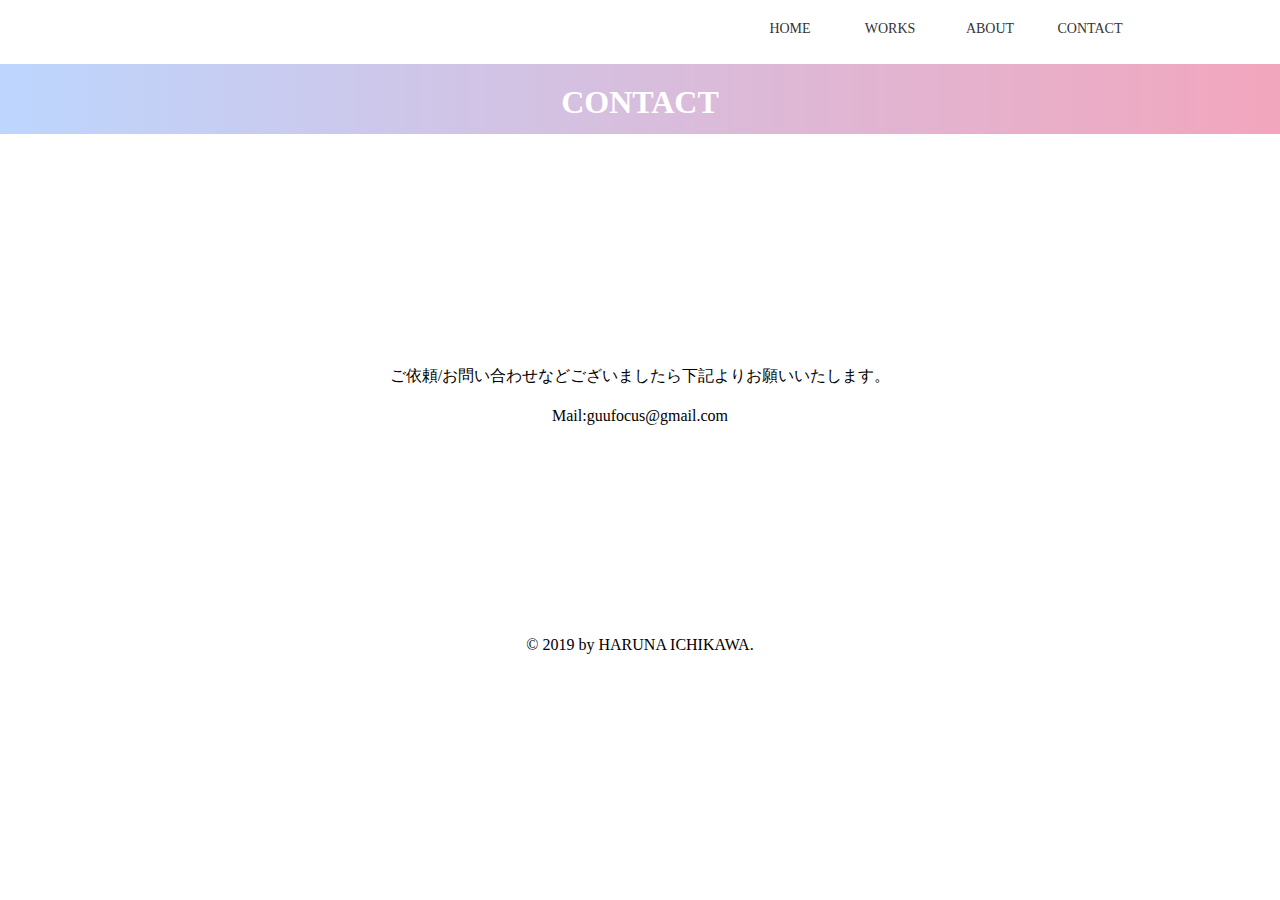
<file: contact.html>
<!DOCTYPE html>
<html lang="en">

<head>
    <meta charset="UTF-8">
    <meta name="viewport" content="width=device-width, initial-scale=1.0">
    <meta http-equiv="X-UA-Compatible" content="ie=edge">
    <link rel="stylesheet" href="common.css">
    <link rel="stylesheet" href="contact.css">
    <title>CONTACT</title>
</head>

<body>
    <header>
        <nav class="global-nav">
            <ul class="global-nav__list">
                <li class="global-nav__item"><a href="index.html">HOME</a></li>
                <li class="global-nav__item"><a href="works.html">WORKS</a></li>
                <li class="global-nav__item"><a href="about.html">ABOUT</a></li>
                <li class="global-nav__item"><a href="contact.html">CONTACT</a></li>

            </ul>
        </nav>
        <div class="hamburger" id="js-hamburger">
            <span class="hamburger__line hamburger__line--1"></span>
            <span class="hamburger__line hamburger__line--2"></span>
            <span class="hamburger__line hamburger__line--3"></span>
        </div>
        <div class="black-bg" id="js-black-bg"></div>
    </header>
    <article>
        <h1 class="toptitle">CONTACT</h1>

        <p class="contacttext">ご依頼/お問い合わせなどございましたら下記よりお願いいたします。<br />Mail:guufocus@gmail.com</p>
        <p class="credit">© 2019 by HARUNA ICHIKAWA.</p>
    </article>
</body>
<script>
    function toggleNav() {
        var body = document.body;
        var hamburger = document.getElementById('js-hamburger');
        var blackBg = document.getElementById('js-black-bg');

        hamburger.addEventListener('click', function () {
            body.classList.toggle('nav-open');
        });
        blackBg.addEventListener('click', function () {
            body.classList.remove('nav-open');
        });
    }
    toggleNav();
</script>

</html>
</file>
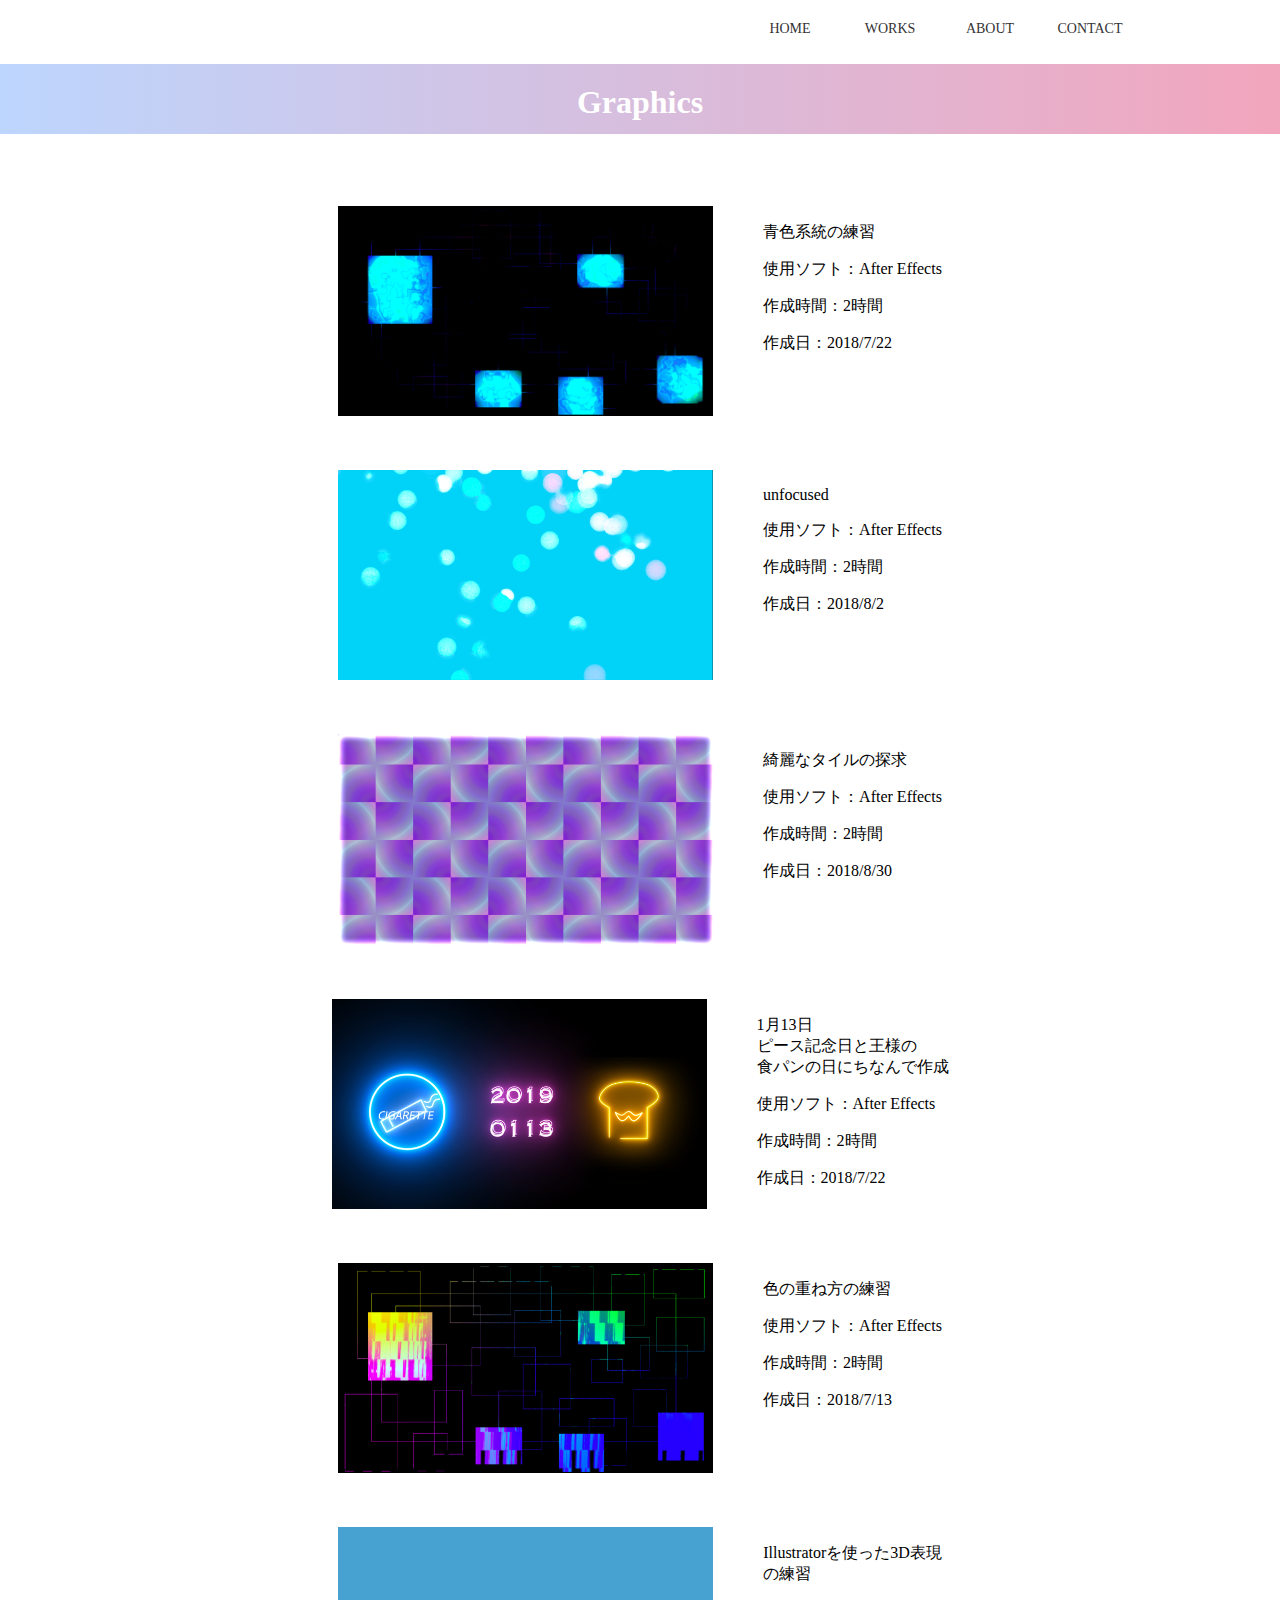
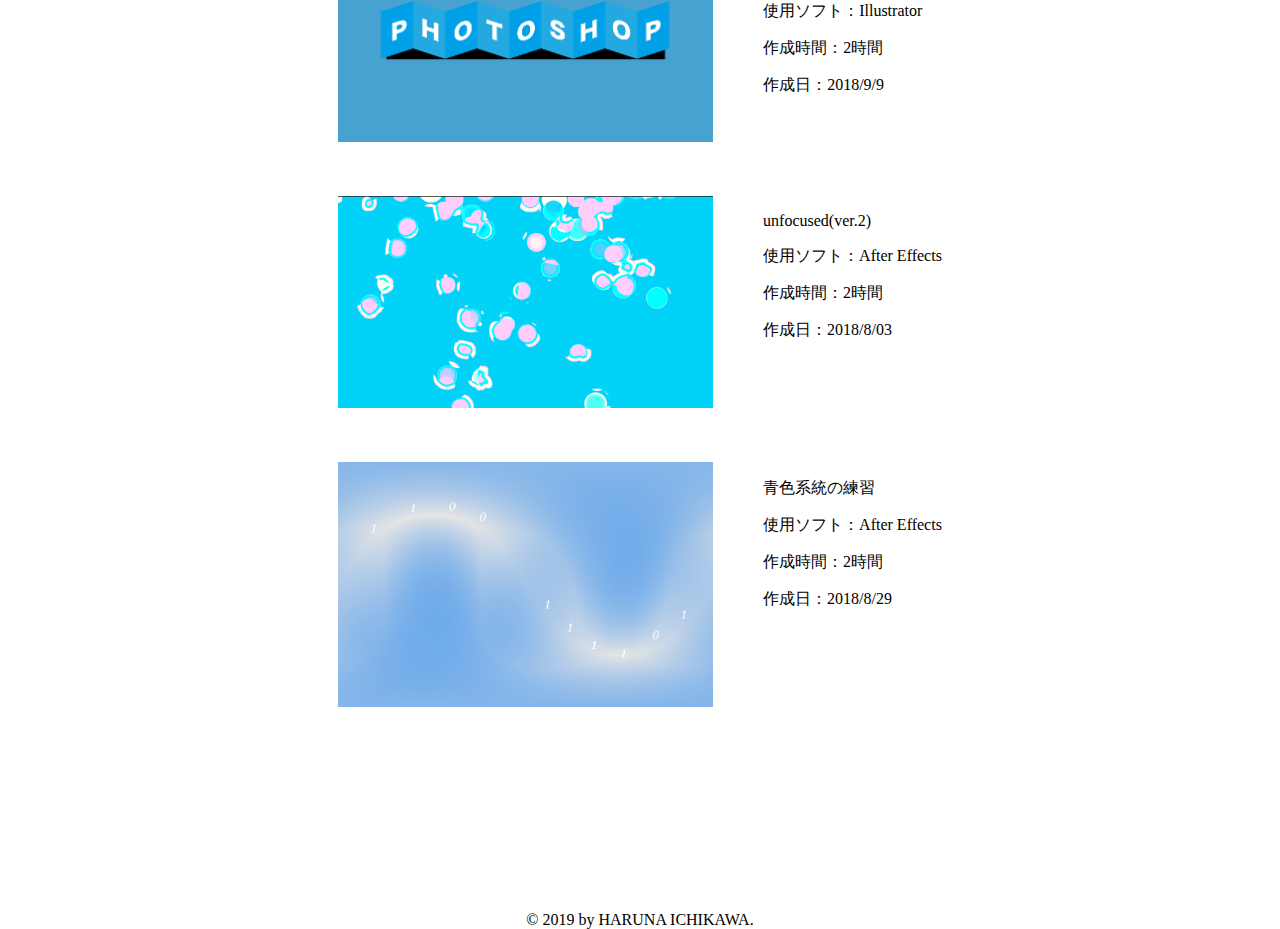
<file: graphic1.html>
<!DOCTYPE html>
<html lang="en">

<head>
    <meta charset="UTF-8">
    <meta name="viewport" content="width=device-width, initial-scale=1.0">
    <meta http-equiv="X-UA-Compatible" content="ie=edge">
    <link rel="stylesheet" href="common.css">
    <link rel="stylesheet" href="graphic1.css">
    <title>Graphics</title>
</head>

<body>
    <header>
        <nav class="global-nav">
            <ul class="global-nav__list">
                <li class="global-nav__item"><a href="index.html">HOME</a></li>
                <li class="global-nav__item"><a href="works.html">WORKS</a></li>
                <li class="global-nav__item"><a href="about.html">ABOUT</a></li>
                <li class="global-nav__item"><a href="contact.html">CONTACT</a></li>

            </ul>
        </nav>
        <div class="hamburger" id="js-hamburger">
            <span class="hamburger__line hamburger__line--1"></span>
            <span class="hamburger__line hamburger__line--2"></span>
            <span class="hamburger__line hamburger__line--3"></span>
        </div>
        <div class="black-bg" id="js-black-bg"></div>
    </header>
    <article>
        <h1 class="toptitle">Graphics</h1>
        <div class="graphic">
            <div class="graphic_img">
                <img class="graphic_img_contents1" src="img20180722_2.png" alt="">
            </div>
            <div class="graphic_texts">
                <p class="graphic_texts_text1">青色系統の練習</p>
                <p class="graphic_texts_text2">使用ソフト：After Effects</p>
                <p class="graphic_texts_text3">作成時間：2時間</p>
                <p class="graphic_texts_text4">作成日：2018/7/22</p>
            </div>
        </div>

        <div class="graphic">
            <div class="graphic_img">
                <img class="graphic_img_contents1" src="img20180803.png" alt="">
            </div>
            <div class="graphic_texts">
                <p class="graphic_texts_text1">unfocused​</p>
                <p class="graphic_texts_text2">使用ソフト：After Effects</p>
                <p class="graphic_texts_text3">作成時間：2時間</p>
                <p class="graphic_texts_text4">作成日：2018/8/2</p>
            </div>
        </div>

        <div class="graphic">
            <div class="graphic_img">
                <img class="graphic_img_contents1" src="img20180830.png" alt="">
            </div>
            <div class="graphic_texts">
                <p class="graphic_texts_text1">綺麗なタイルの探求​</p>
                <p class="graphic_texts_text2">使用ソフト：After Effects</p>
                <p class="graphic_texts_text3">作成時間：2時間</p>
                <p class="graphic_texts_text4">作成日：2018/8/30</p>
            </div>
        </div>

        <div class="graphic">
            <div class="graphic_img">
                <img class="graphic_img_contents1" src="img20190113.png" alt="">
            </div>
            <div class="graphic_texts">
                <p class="graphic_texts_text1">1月13日<br />ピース記念日と王様の<br />食パンの日にちなんで作成</p>
                <p class="graphic_texts_text2">使用ソフト：After Effects</p>
                <p class="graphic_texts_text3">作成時間：2時間</p>
                <p class="graphic_texts_text4">作成日：2018/7/22</p>
            </div>
        </div>

        <div class="graphic">
            <div class="graphic_img">
                <img class="graphic_img_contents1" src="img20180713.png" alt="">
            </div>
            <div class="graphic_texts">
                <p class="graphic_texts_text1">色の重ね方の練習</p>
                <p class="graphic_texts_text2">使用ソフト：After Effects</p>
                <p class="graphic_texts_text3">作成時間：2時間</p>
                <p class="graphic_texts_text4">作成日：2018/7/13</p>
            </div>
        </div>

        <div class="graphic">
            <div class="graphic_img">
                <img class="graphic_img_contents1" src="img20180909.png" alt="">
            </div>
            <div class="graphic_texts">
                <p class="graphic_texts_text1">Illustratorを使った3D表現<br />の練習</p>
                <p class="graphic_texts_text2">使用ソフト：Illustrator</p>
                <p class="graphic_texts_text3">作成時間：2時間</p>
                <p class="graphic_texts_text4">作成日：2018/9/9</p>
            </div>
        </div>

        <div class="graphic">
            <div class="graphic_img">
                <img class="graphic_img_contents1" src="img20180803_2.png" alt="">
            </div>
            <div class="graphic_texts">
                <p class="graphic_texts_text1">unfocused​(ver.2)</p>
                <p class="graphic_texts_text2">使用ソフト：After Effects</p>
                <p class="graphic_texts_text3">作成時間：2時間</p>
                <p class="graphic_texts_text4">作成日：2018/8/03</p>
            </div>
        </div>

        <div class="graphic">
            <div class="graphic_img">
                <img class="graphic_img_contents1" src="img20180829.png" alt="">
            </div>
            <div class="graphic_texts">
                <p class="graphic_texts_text1">青色系統の練習</p>
                <p class="graphic_texts_text2">使用ソフト：After Effects</p>
                <p class="graphic_texts_text3">作成時間：2時間</p>
                <p class="graphic_texts_text4">作成日：2018/8/29</p>
            </div>
        </div>
        <p class="credit">© 2019 by HARUNA ICHIKAWA.</p>
    </article>
</body>
<script>
    function toggleNav() {
        var body = document.body;
        var hamburger = document.getElementById('js-hamburger');
        var blackBg = document.getElementById('js-black-bg');

        hamburger.addEventListener('click', function () {
            body.classList.toggle('nav-open');
        });
        blackBg.addEventListener('click', function () {
            body.classList.remove('nav-open');
        });
    }
    toggleNav();
</script>

</html>
</file>
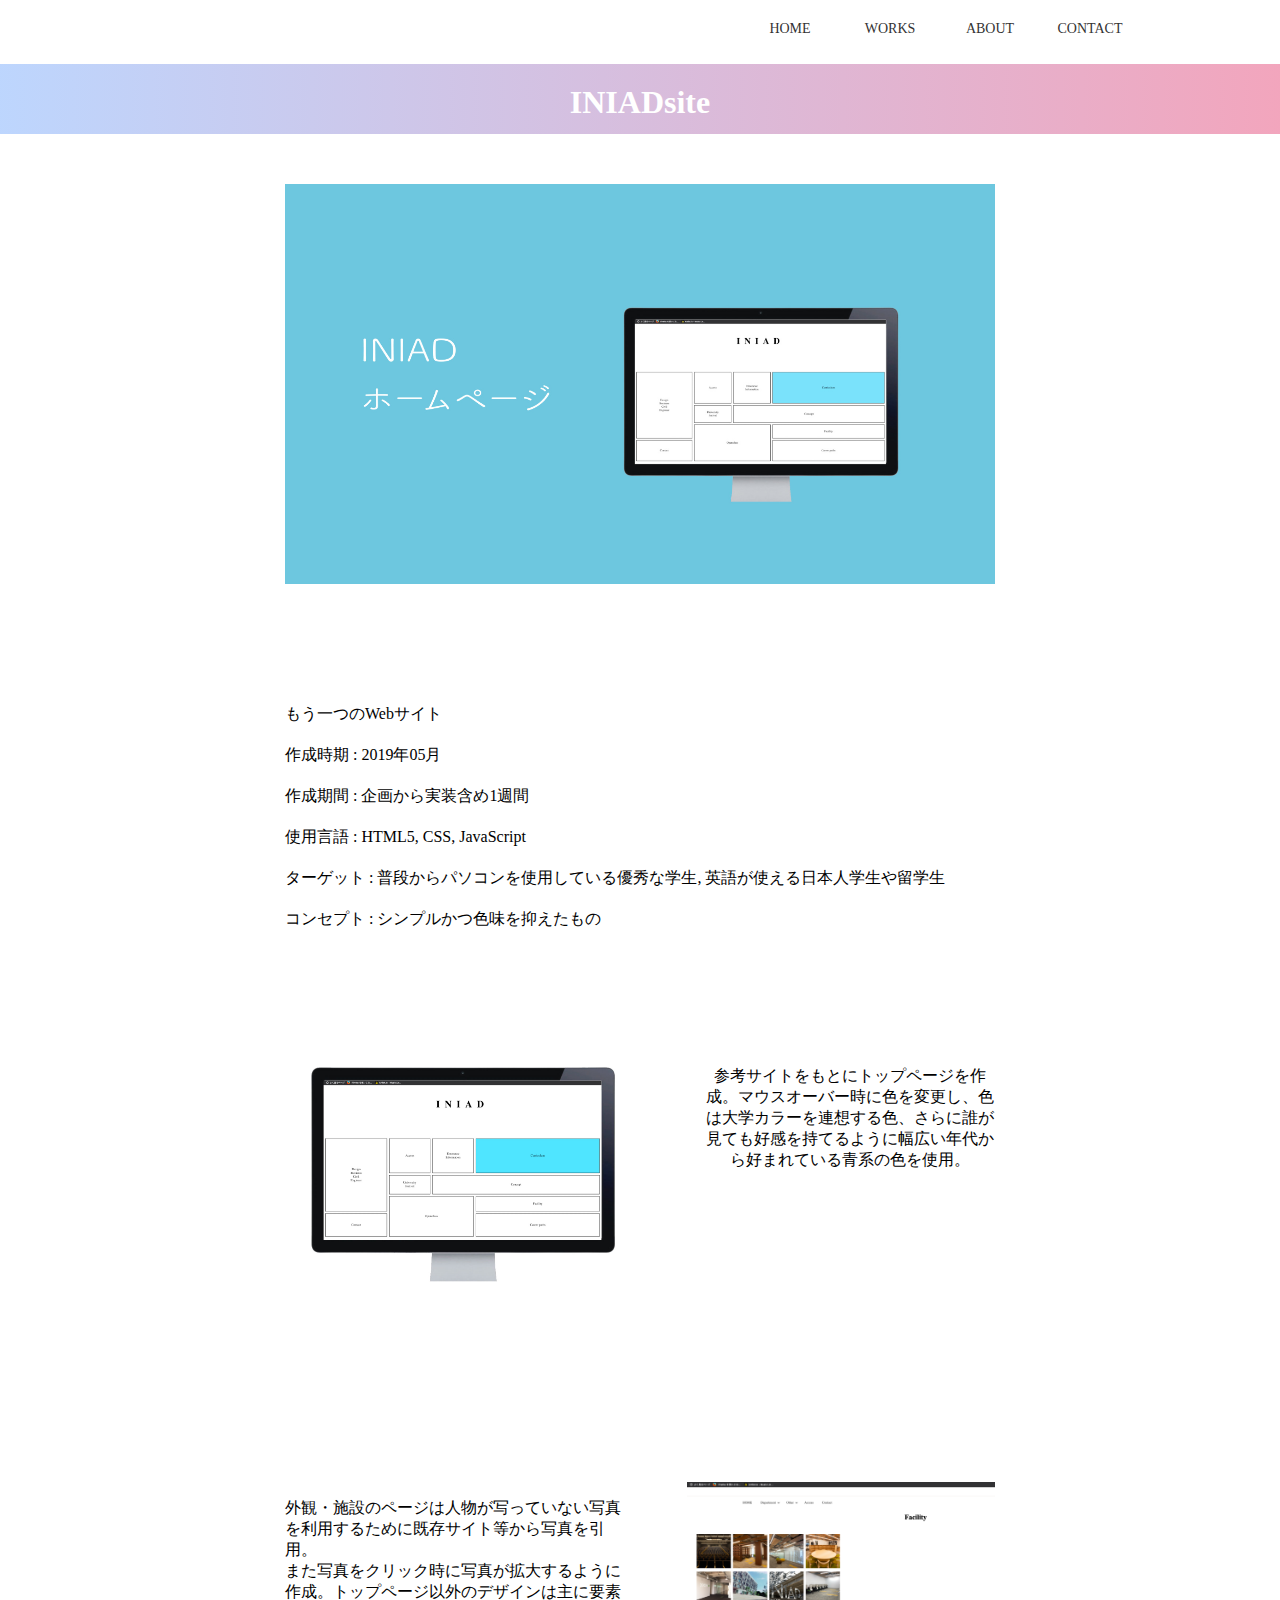
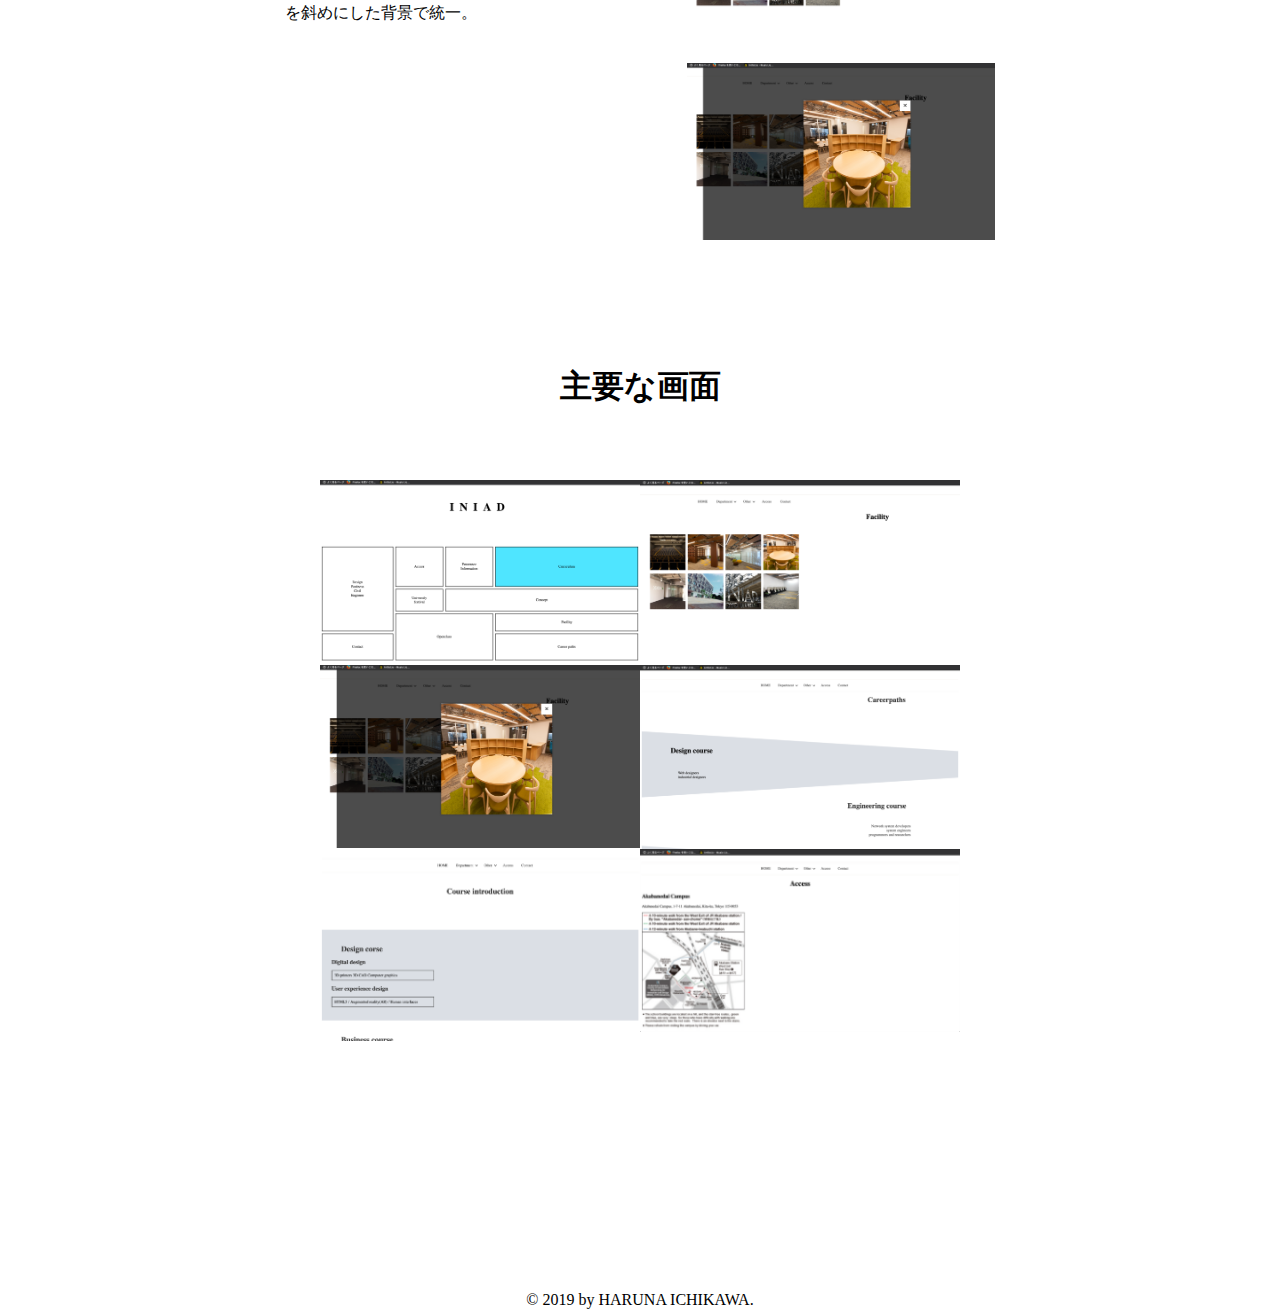
<file: iniadsite.html>
<!DOCTYPE html>
<html lang="en">

<head>
    <meta charset="UTF-8">
    <meta name="viewport" content="width=device-width, initial-scale=1.0">
    <meta http-equiv="X-UA-Compatible" content="ie=edge">
    <link rel="stylesheet" href="common.css">
    <link rel="stylesheet" href="iniadsite.css">
    <title>INIADSITE</title>
</head>

<body>
    <header>
        <nav class="global-nav">
            <ul class="global-nav__list">
                <li class="global-nav__item"><a href="index.html">HOME</a></li>
                <li class="global-nav__item"><a href="works.html">WORKS</a></li>
                <li class="global-nav__item"><a href="about.html">ABOUT</a></li>
                <li class="global-nav__item"><a href="contact.html">CONTACT</a></li>

            </ul>
        </nav>
        <div class="hamburger" id="js-hamburger">
            <span class="hamburger__line hamburger__line--1"></span>
            <span class="hamburger__line hamburger__line--2"></span>
            <span class="hamburger__line hamburger__line--3"></span>
        </div>
        <div class="black-bg" id="js-black-bg"></div>
    </header>
    <article>
        <h1 class="toptitle">INIADsite</h1>
        <div class="iniadimg">
            <img class="iniadimg_topimg" src="img_iniad.png" alt="">
        </div>
        <div class="iniadinfo">
            <p class="iniadinfo_text1">もう一つのWebサイト</p>
            <p class="iniadinfo_text2">作成時期 : 2019年05月</p>
            <p class="iniadinfo_text3">作成期間 : 企画から実装含め1週間</p>
            <p class="iniadinfo_text4">使用言語 : HTML5, CSS, JavaScript</p>
            <p class="iniadinfo_text5">ターゲット : 普段からパソコンを使用している優秀な学生, 英語が使える日本人学生や留学生</p>
            <p class="iniadinfo_text6">コンセプト : シンプルかつ色味を抑えたもの</p>
        </div>

        <div class="iniadui">
            <img class="iniadui_imgui" src="img20190731_iniad.jpg" alt="">
            <div class="iniadui_info">
                <p class="iniadui_info_uitext">
                    参考サイトをもとにトップページを作成。マウスオーバー時に色を変更し、色は大学カラーを連想する色、さらに誰が見ても好感を持てるように幅広い年代から好まれている青系の色を使用。</p>
                <!-- <p class="iniadui_info_uitext2">
                このブランドが作る服が好きだけど、<br>似た系統のブランドってないのだろうか。どうやって探したらいいのかわからない。そんなことを感じたことはないでしょうか。</p>
            <p class="iniadui_info_uitext3">そんな疑問を解決できるのが、投稿型のお店共有アプリケーション、「TYPE」。</p>
            <p class="iniadui_info_uitext4">好きな服の系統や色をタグとして登録し、設定を行うことで簡単に見たい自分好みの服だけを見ることができ、自分好みの知識を広げることができます。</p> -->
            </div>
        </div>

        <div class="iniadui2">
            <div class="iniadui2_info">
                <p class="iniadui2_info_uitext">
                    外観・施設のページは人物が写っていない写真を利用するために既存サイト等から写真を引用。<br />また写真をクリック時に写真が拡大するように作成。トップページ以外のデザインは主に要素を斜めにした背景で統一。
                </p>
                <!-- <p class="iniadui2_info_uitext2">気になった投稿をお気に入りすることで、いつでも閲覧することができます。</p> -->
                <!-- <p class="typeui2_info_uitext3">そんな疑問を解決できるのが、投稿型のお店共有アプリケーション、「TYPE」。</p>
            <p class="typeui2_info_uitext4">好きな服の系統や色をタグとして登録し、設定を行うことで簡単に見たい自分好みの服だけを見ることができ、自分好みの知識を広げることができます。</p> -->
            </div>
            <div class="iniadui2_imgui">
                <img class="iniadui2_imgui_content" src="img_iniadsite2.png" alt="">
                <img class="iniadui2_imgui_content" src="img_iniadsite3.png" alt="">
            </div>
        </div>


        <h1 class="imgtext">主要な画面</h1>
        <div class="imgmain">

            <img src="img_iniadsite1.png" alt="" class="imgmain_material">
            <img src="img_iniadsite2.png" alt="" class="imgmain_material">
            <img src="img_iniadsite3.png" alt="" class="imgmain_material">
            <img src="img_iniadsite4.png" alt="" class="imgmain_material">
            <img src="img_iniadsite5.png" alt="" class="imgmain_material">
            <img src="img_iniadsite6.png" alt="" class="imgmain_material">
        </div>
        <p class="credit">© 2019 by HARUNA ICHIKAWA.</p>
    </article>
</body>
<script>
    function toggleNav() {
        var body = document.body;
        var hamburger = document.getElementById('js-hamburger');
        var blackBg = document.getElementById('js-black-bg');

        hamburger.addEventListener('click', function () {
            body.classList.toggle('nav-open');
        });
        blackBg.addEventListener('click', function () {
            body.classList.remove('nav-open');
        });
    }
    toggleNav();
</script>

</html>
</file>
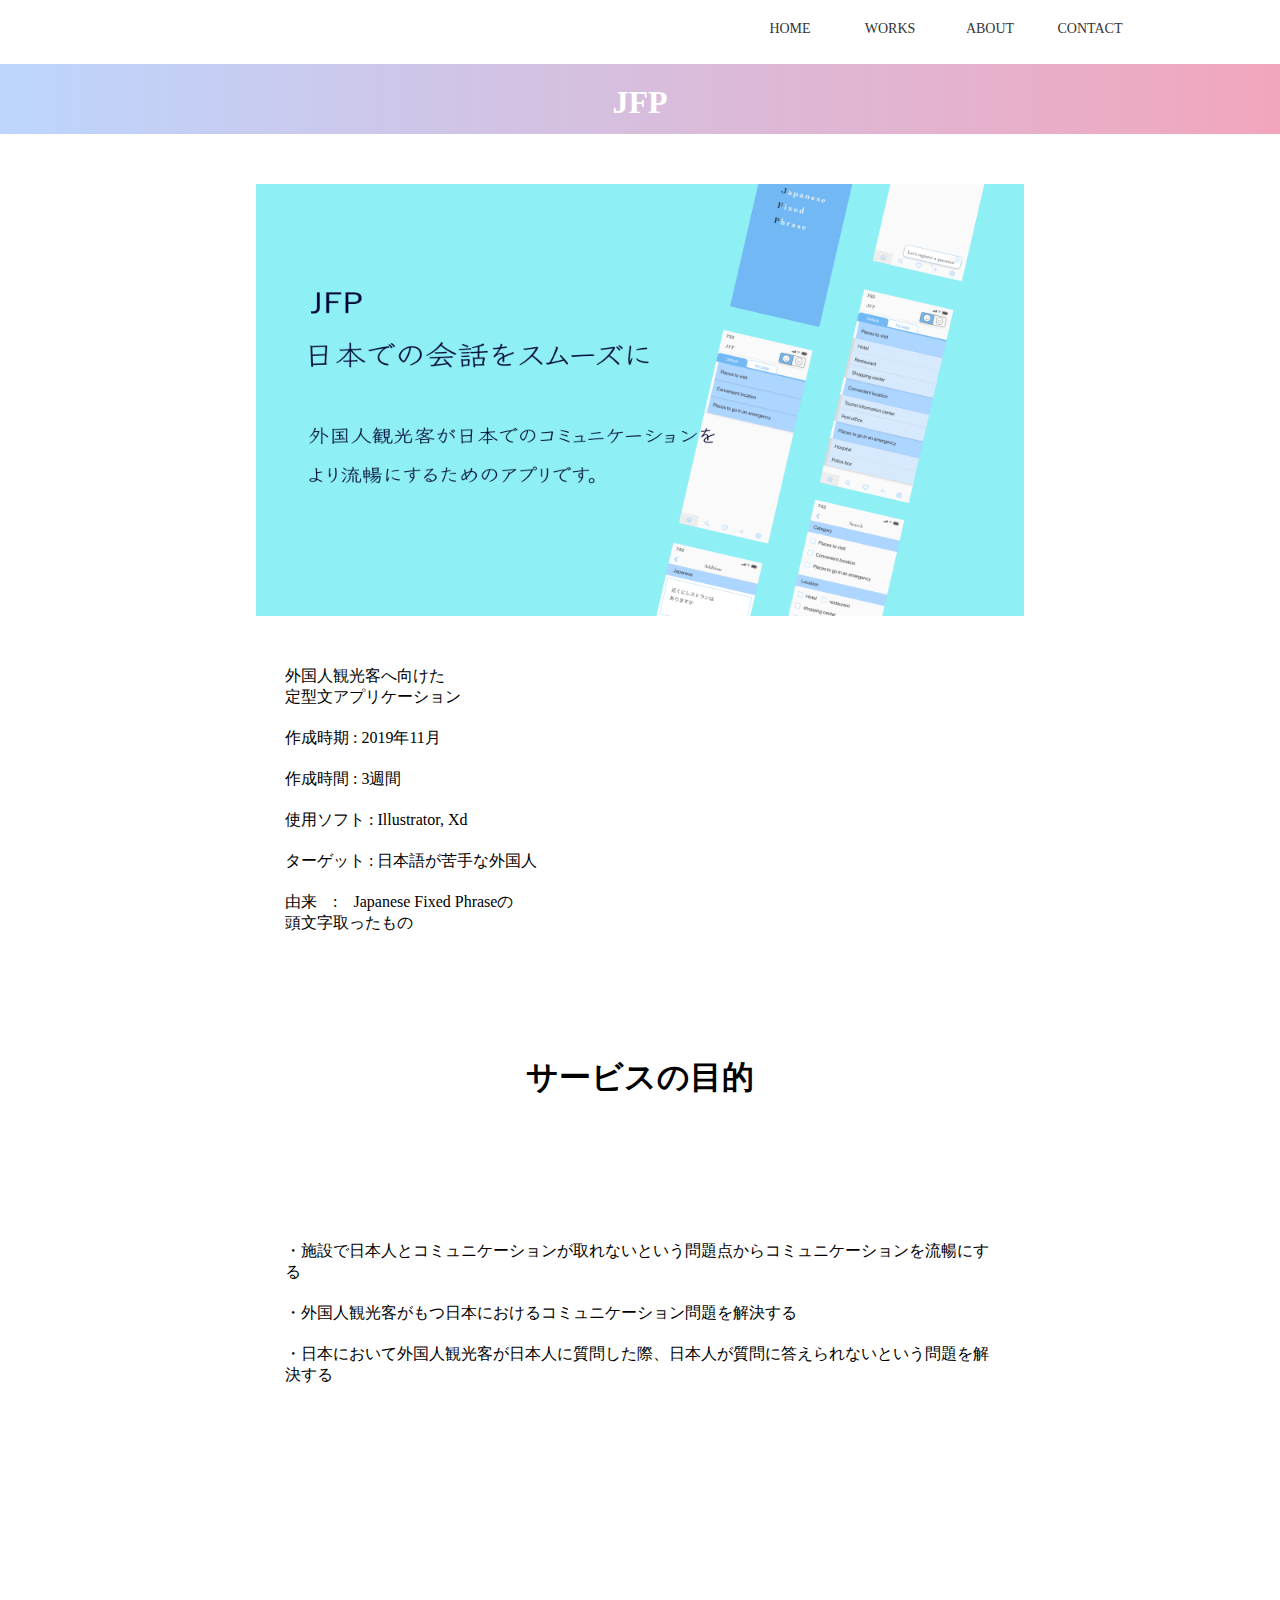
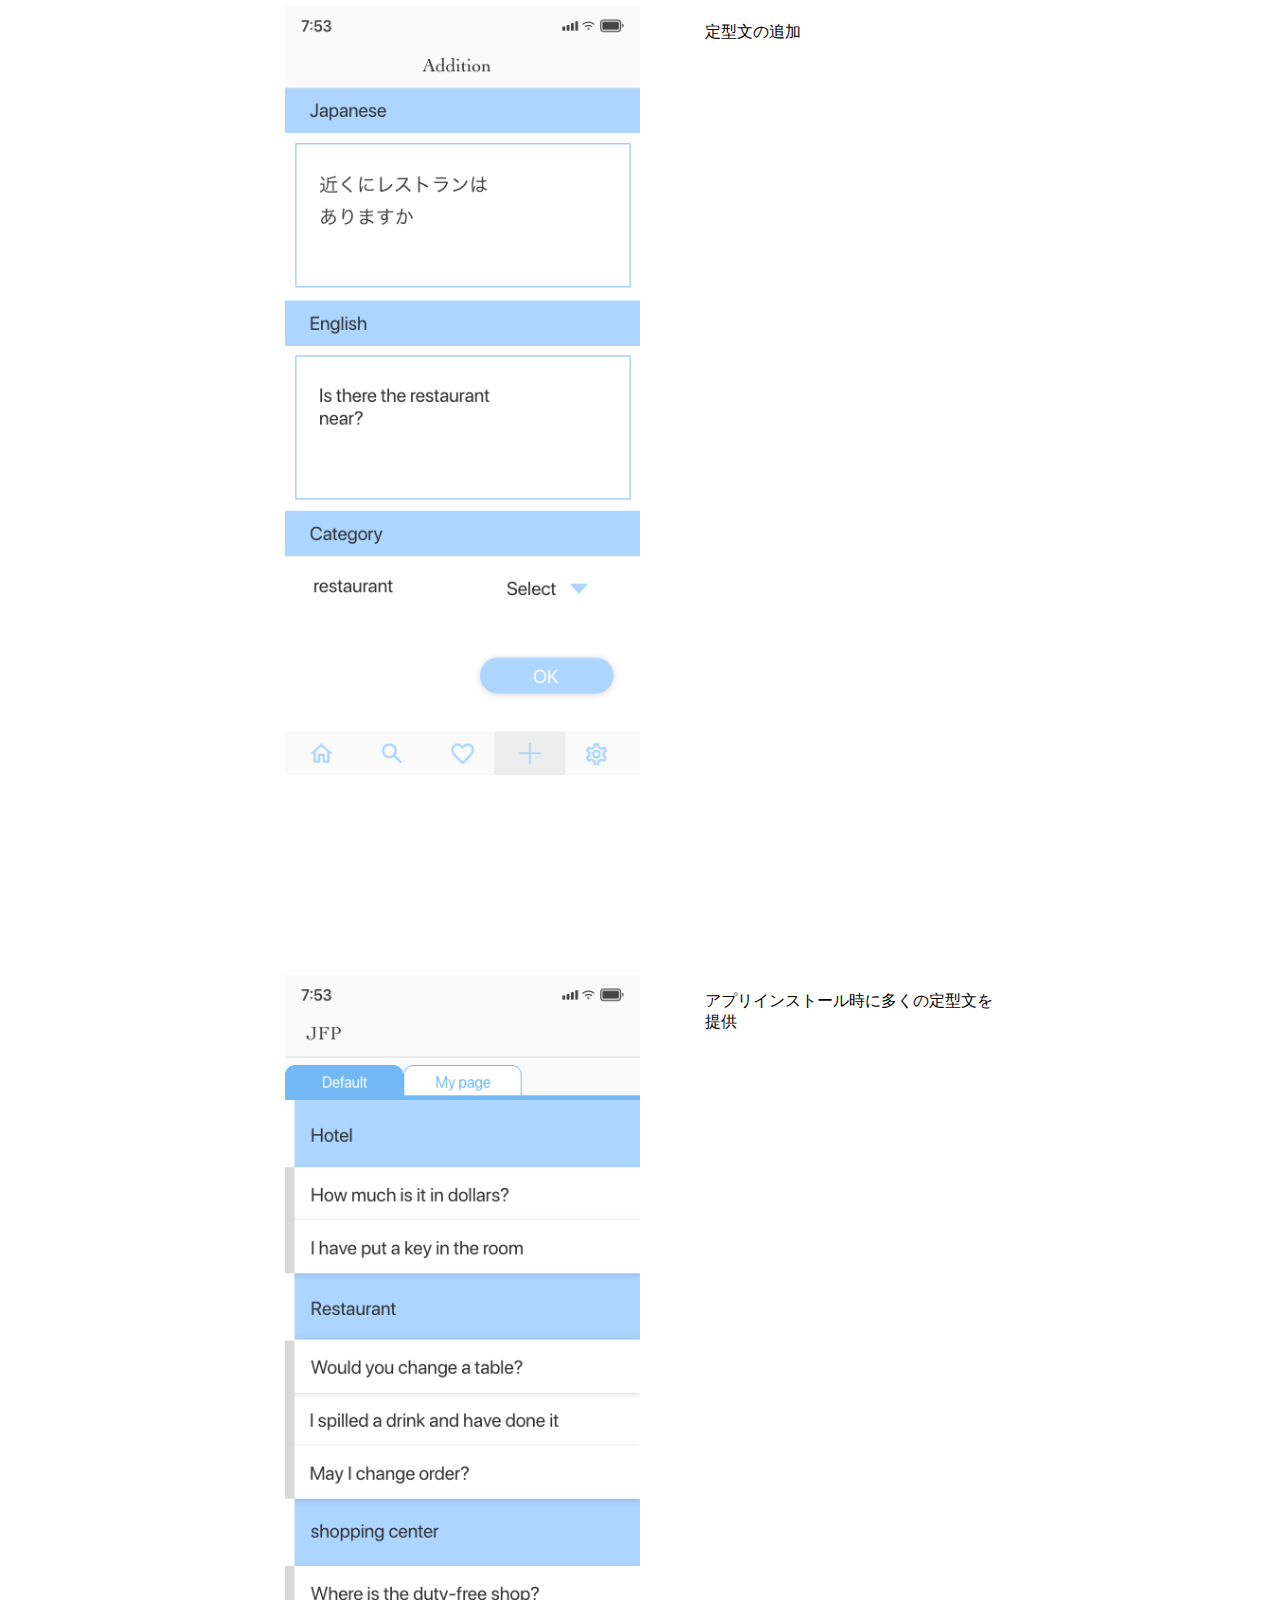
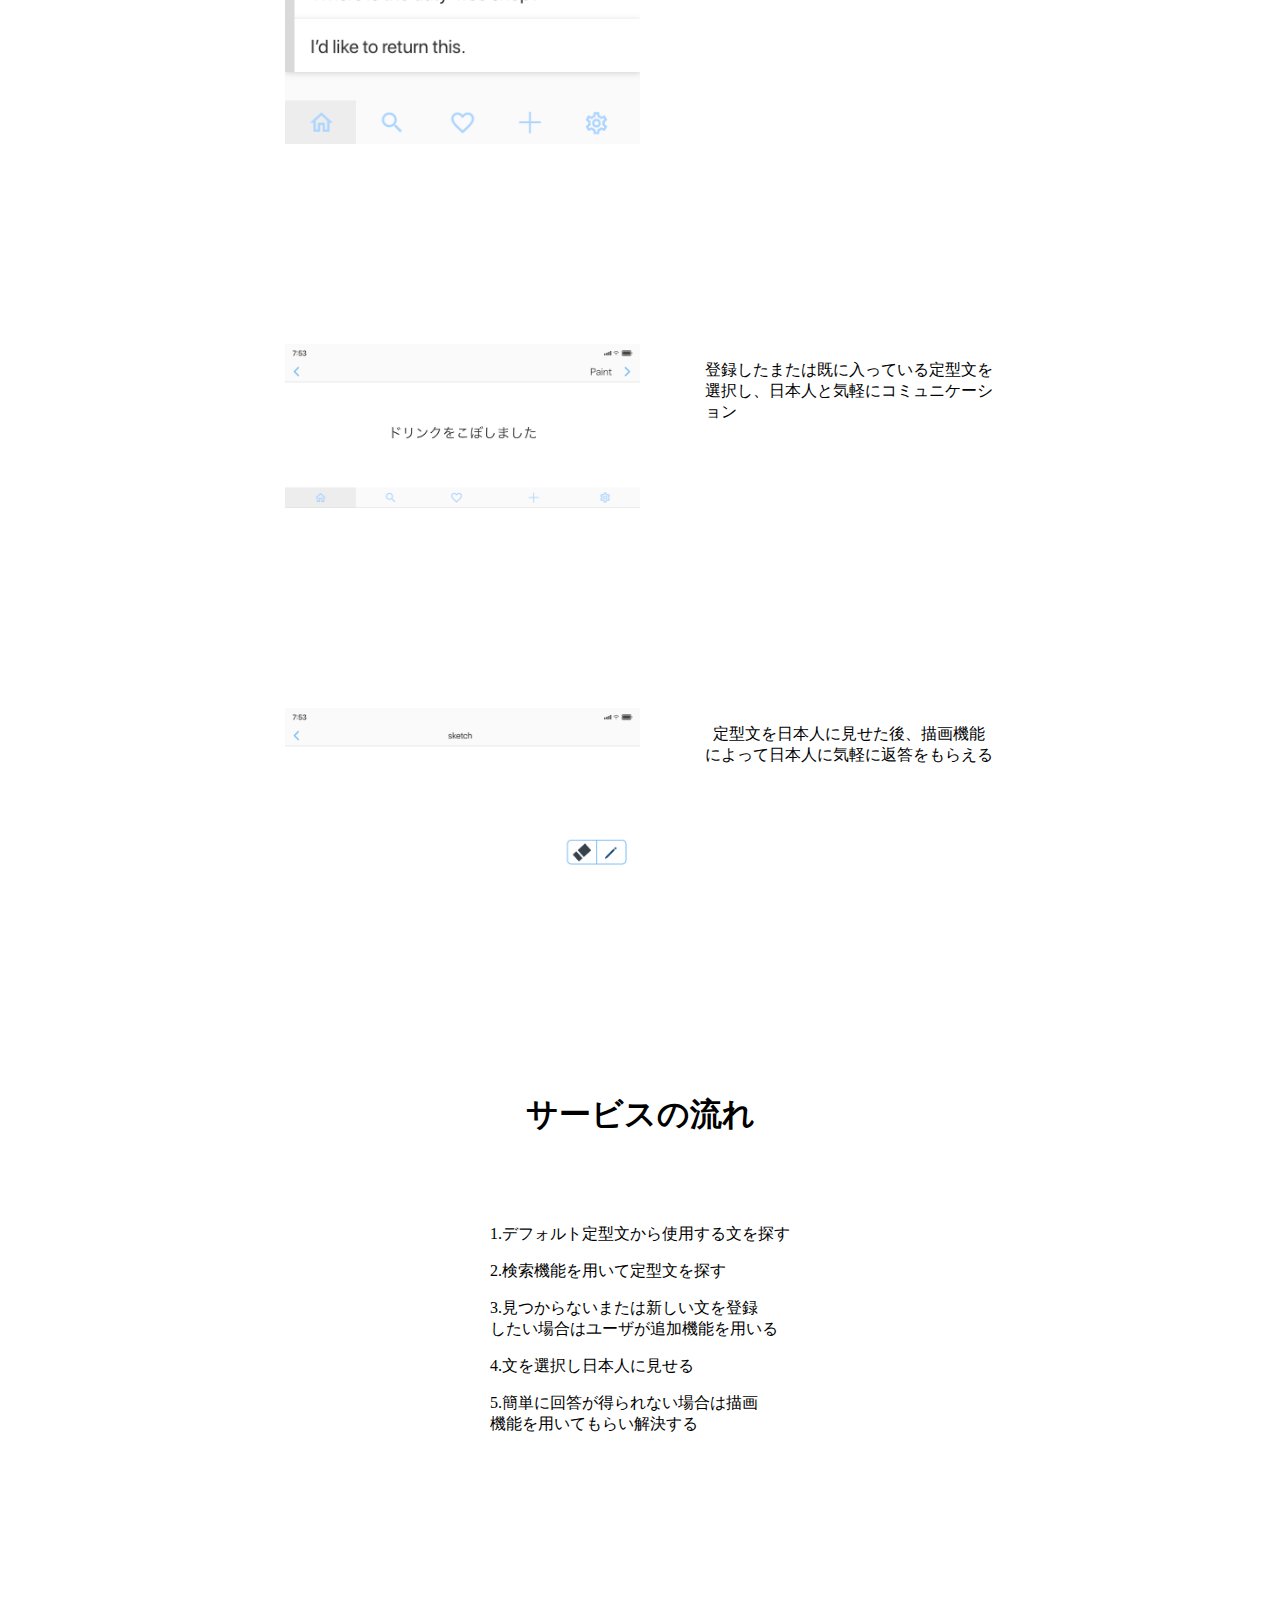
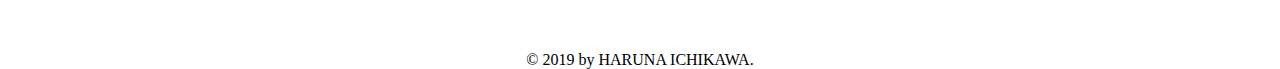
<file: jfp.html>
<!DOCTYPE html>
<html lang="en">

<head>
    <meta charset="UTF-8">
    <meta name="viewport" content="width=device-width, initial-scale=1.0">
    <meta http-equiv="X-UA-Compatible" content="ie=edge">
    <link rel="stylesheet" href="common.css">
    <link rel="stylesheet" href="jfp.css">
    <title>Document</title>
</head>

<body>
    <header>
        <nav class="global-nav">
            <ul class="global-nav__list">
                <li class="global-nav__item"><a href="index.html">HOME</a></li>
                <li class="global-nav__item"><a href="works.html">WORKS</a></li>
                <li class="global-nav__item"><a href="about.html">ABOUT</a></li>
                <li class="global-nav__item"><a href="contact.html">CONTACT</a></li>

            </ul>
        </nav>
        <div class="hamburger" id="js-hamburger">
            <span class="hamburger__line hamburger__line--1"></span>
            <span class="hamburger__line hamburger__line--2"></span>
            <span class="hamburger__line hamburger__line--3"></span>
        </div>
        <div class="black-bg" id="js-black-bg"></div>
    </header>
    <article>
        <h1 class="toptitle">JFP</h1> 
        <div class="jfpimg">
            <img class="jfpimg_topimg" src="img20191113_JFP.png" alt="">
        </div>
        <div class="jfpinfo">
            <p class="jfpinfo_text1">外国人観光客へ向けた<br />定型文アプリケーション</p>
            <p class="jfpinfo_text2">作成時期 : 2019年11月</p>
            <p class="jfpinfo_text3">作成時間 : 3週間</p>
            <p class="jfpinfo_text4">使用ソフト : Illustrator, Xd</p>
            <p class="jfpinfo_text5">ターゲット : 日本語が苦手な外国人</p>
            <p class="jfpinfo_text6">由来　:　Japanese Fixed Phraseの<br />頭文字取ったもの</p>
        </div>
    
        <h1 class="jfptext">サービスの目的</h1>
        <div class="jfpui">
            <!-- <img class="jfpui_imgui" src="TYPE4.png" alt=""> -->
            <div class="jfpui_info">
                <p class="jfpui_info_uitext">・施設で日本人とコミュニケーションが取れないという問題点からコミュニケーションを流暢にする</p>
                <p class="jfpui_info_uitext2">
                    ・外国人観光客がもつ日本におけるコミュニケーション問題を解決する</p>
                <p class="jfpui_info_uitext3">・日本において外国人観光客が日本人に質問した際、日本人が質問に答えられないという問題を解決する</p>
                <p class="jfpui_info_uitext4"></p>
            </div>
        </div>
    
        <div class="jfpui2">
            <img class="jfpui2_imgui" src="img20191113_JFP7.png" alt="">
            <div class="jfpui2_info">
                <p class="jfpui2_info_uitext">定型文の追加</p>
                <p class="jfpui2_info_uitext2"></p>
    
            </div>
            
        </div>

        <div class="jfpui3">
            <img class="jfpui3_imgui" src="img20191113_JFP4.png" alt="">
            <div class="jfpui3_info">
                <p class="jfpui3_info_uitext">アプリインストール時に多くの定型文を提供</p>
                <p class="jfpui3_info_uitext2"></p>
        
            </div>
        
        </div>

        <div class="jfpui4">
            <img class="jfpui4_imgui" src="img20191113_JFP6.png" alt="">
            <div class="jfpui4_info">
                <p class="jfpui4_info_uitext">登録したまたは既に入っている定型文を選択し、日本人と気軽にコミュニケーション</p>
                <p class="jfpui4_info_uitext2"></p>
        
            </div>
        
        </div>

        <div class="jfpui5">
            <img class="jfpui5_imgui" src="img20191113_JFP2.png" alt="">
            <div class="jfpui5_info">
                <p class="jfpui5_info_uitext"></p>
                <p class="jfpui5info_uitext2">定型文を日本人に見せた後、描画機能<br />によって日本人に気軽に返答をもらえる</p>
        
            </div>
        
        </div>
        <h1 class="jfptext2">サービスの流れ</h1>
        <div class="jfpui6">
            <!-- <img class="jfpui_imgui" src="TYPE4.png" alt=""> -->
            <div class="jfpui6_info">
                <p class="jfpui6_info_uitext">1.デフォルト定型文から使用する文を探す</p>
                <p class="jfpui6_info_uitext2">
                    2.検索機能を用いて定型文を探す</p>
                <p class="jfpui6_info_uitext3">3.見つからないまたは新しい文を登録<br />したい場合はユーザが追加機能を用いる</p>
                <p class="jfpui6_info_uitext4">4.文を選択し日本人に見せる</p>
                <p class="jfpui6_info_uitext5">5.簡単に回答が得られない場合は描画<br />機能を用いてもらい解決する</p>
            </div>
        </div>
        <p class="credit">© 2019 by HARUNA ICHIKAWA.</p>
    </article>
    </body>
    <script>
        function toggleNav() {
            var body = document.body;
            var hamburger = document.getElementById('js-hamburger');
            var blackBg = document.getElementById('js-black-bg');

            hamburger.addEventListener('click', function () {
                body.classList.toggle('nav-open');
            });
            blackBg.addEventListener('click', function () {
                body.classList.remove('nav-open');
            });
        }
        toggleNav();
    </script>
    
    </html>
</file>
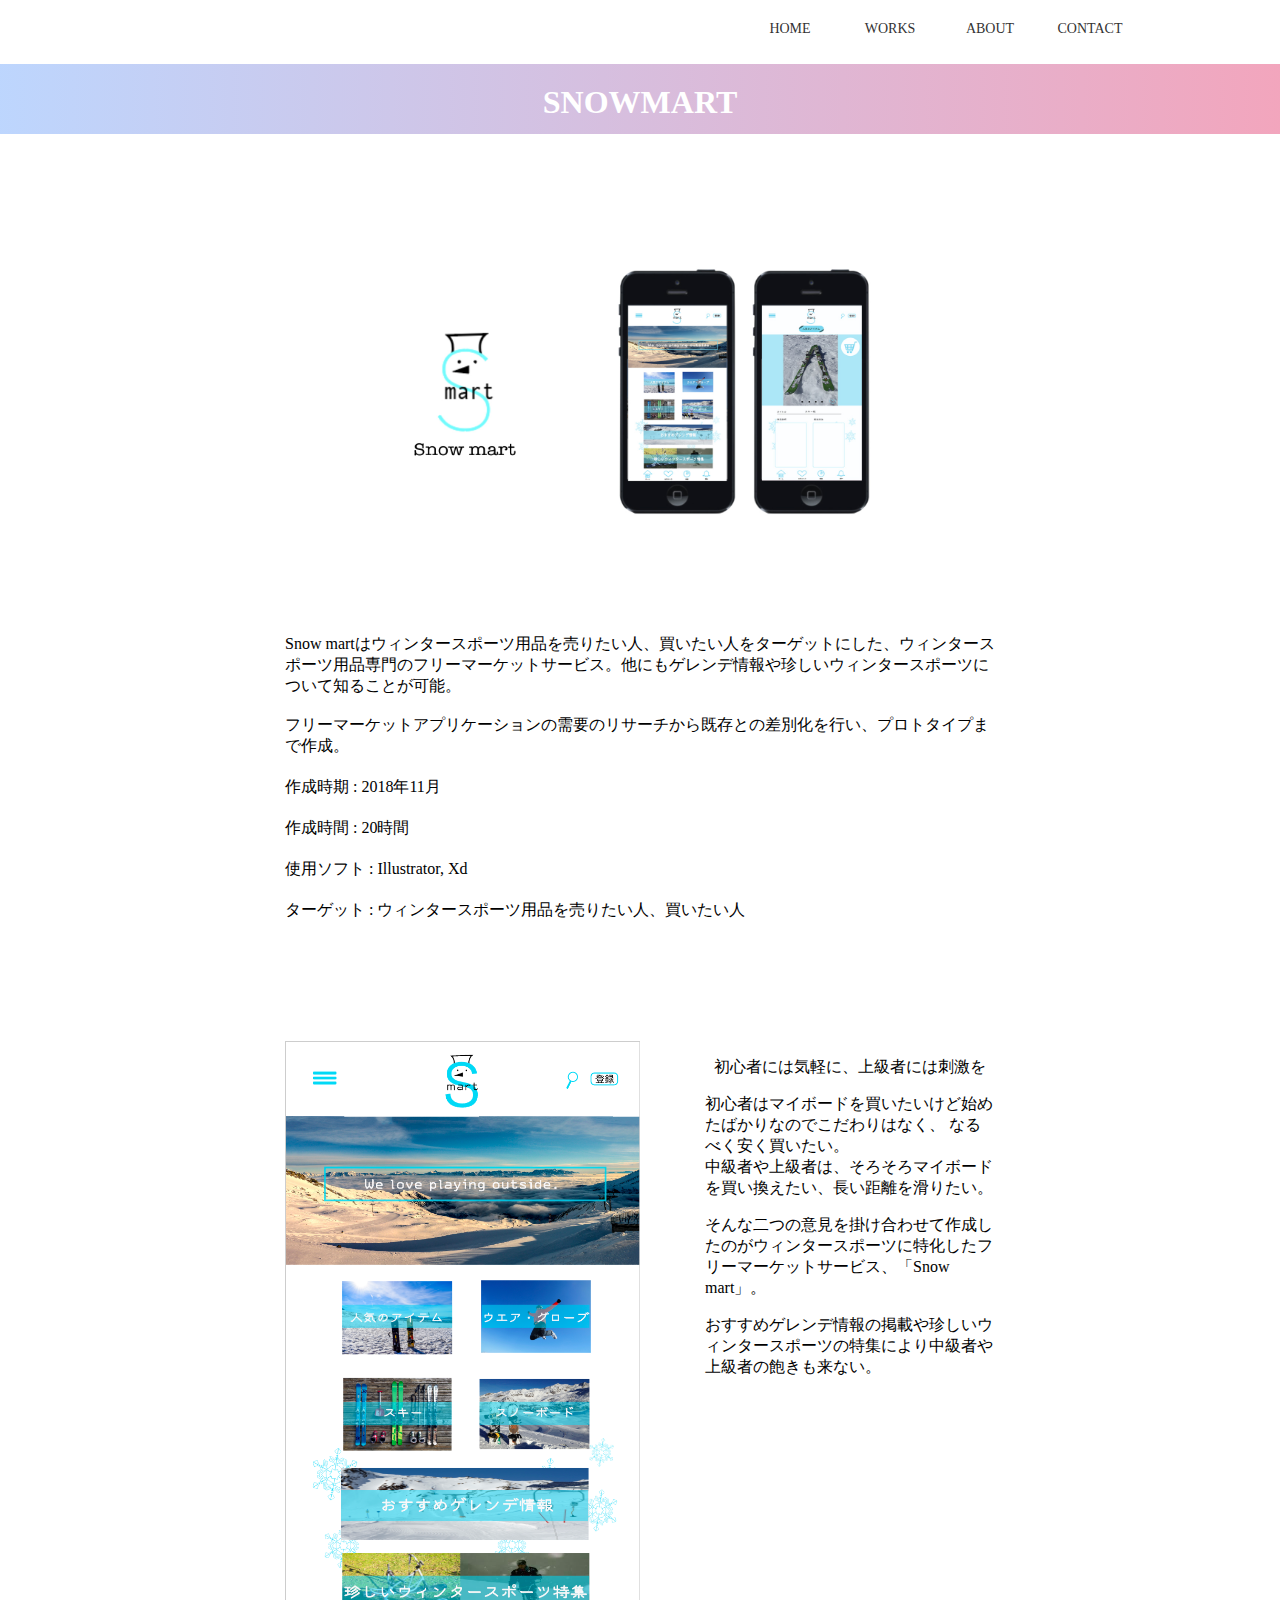
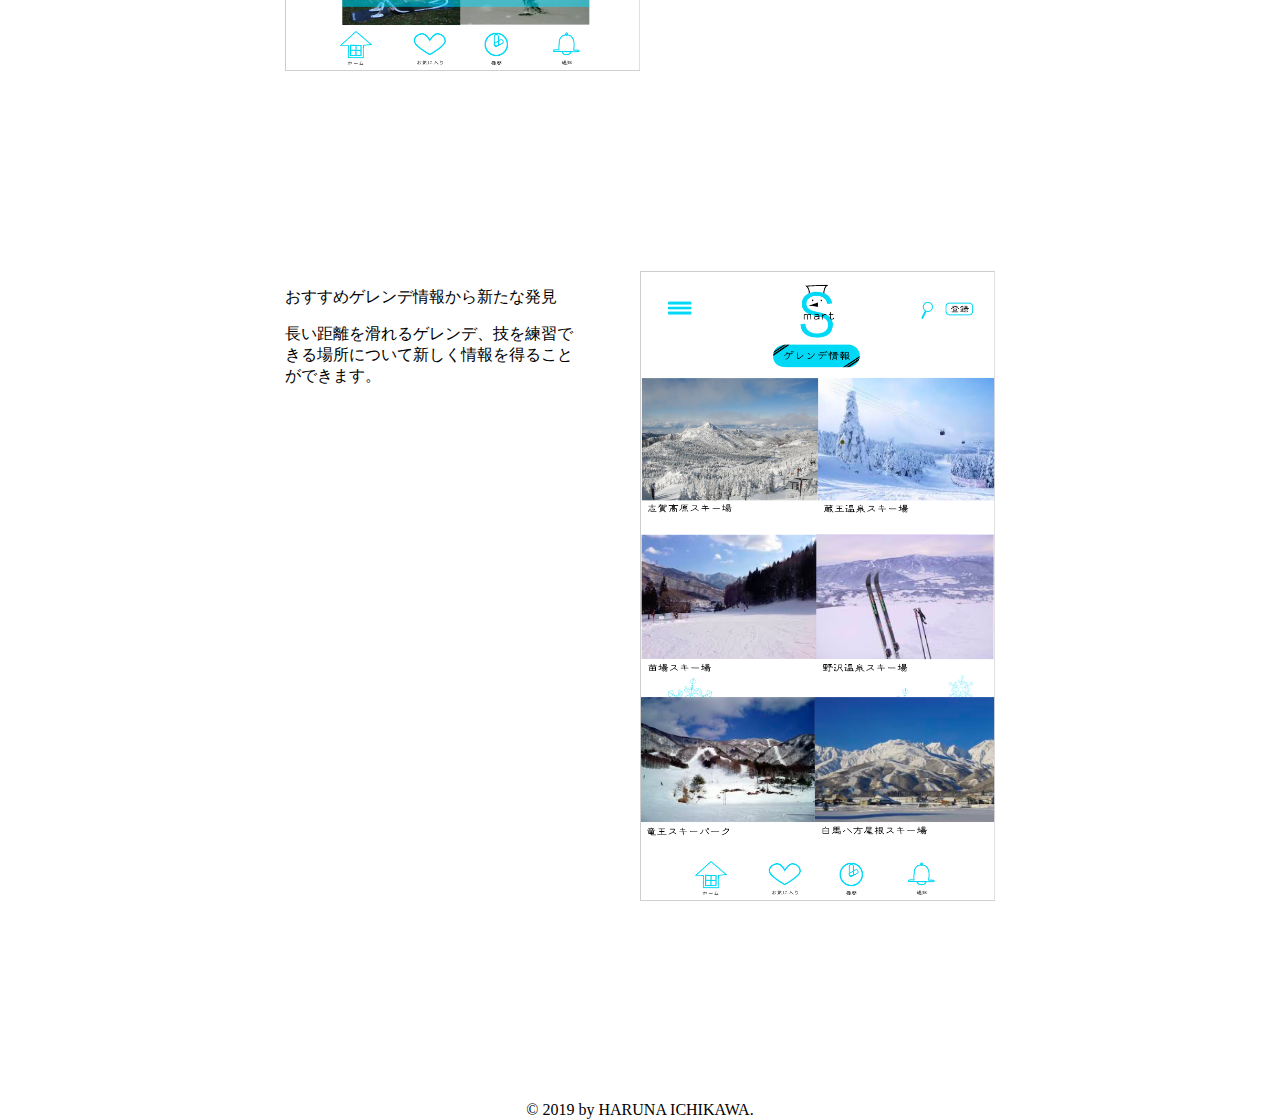
<file: snowmart.html>
<!DOCTYPE html>
<html lang="en">

<head>
    <meta charset="UTF-8">
    <meta name="viewport" content="width=device-width, initial-scale=1.0">
    <meta http-equiv="X-UA-Compatible" content="ie=edge">
    <link rel="stylesheet" href="common.css">
    <link rel="stylesheet" href="snowmart.css">
    <title>Document</title>
</head>

<body>
    <header>
        <nav class="global-nav">
            <ul class="global-nav__list">
                <li class="global-nav__item"><a href="index.html">HOME</a></li>
                <li class="global-nav__item"><a href="works.html">WORKS</a></li>
                <li class="global-nav__item"><a href="about.html">ABOUT</a></li>
                <li class="global-nav__item"><a href="contact.html">CONTACT</a></li>

            </ul>
        </nav>
        <div class="hamburger" id="js-hamburger">
            <span class="hamburger__line hamburger__line--1"></span>
            <span class="hamburger__line hamburger__line--2"></span>
            <span class="hamburger__line hamburger__line--3"></span>
        </div>
        <div class="black-bg" id="js-black-bg"></div>
    </header>
    <article>
        <h1 class="toptitle">SNOWMART</h1>
        <div class="snowimg">
            <img class="snowimg_topimg" src="img20190716_snowmart.jpg" alt="">
        </div>
        <div class="snowinfo">
            <p class="snowinfo_text1">Snow
                martはウィンタースポーツ用品を売りたい人、買いたい人をターゲットにした、ウィンタースポーツ用品専門のフリーマーケットサービス。他にもゲレンデ情報や珍しいウィンタースポーツについて知ることが可能。<br /><br />フリーマーケットアプリケーションの需要のリサーチから既存との差別化を行い、プロトタイプまで作成。
            </p>
            <p class="snowinfo_text2">作成時期 : 2018年11月</p>
            <p class="snowinfo_text3">作成時間 : 20時間</p>
            <p class="snowinfo_text4">使用ソフト : Illustrator, Xd</p>
            <p class="snowinfo_text5">ターゲット : ウィンタースポーツ用品を売りたい人、買いたい人</p>
        </div>

        <div class="snowui">
            <img class="snowui_imgui" src="snowmart1.png" alt="">
            <div class="snowui_info">
                <p class="snowui_info_uitext">初心者には気軽に、上級者には刺激を</p>
                <p class="snowui_info_uitext2">
                    初心者はマイボードを買いたいけど始めたばかりなのでこだわりはなく、
                    なるべく安く買いたい。<br>
                    中級者や上級者は、そろそろマイボードを買い換えたい、長い距離を滑りたい。
                </p>
                <p class="snowui_info_uitext3">そんな二つの意見を掛け合わせて作成したのがウィンタースポーツに特化したフリーマーケットサービス、「Snow mart」。</p>
                <p class="snowui_info_uitext4">おすすめゲレンデ情報の掲載や珍しいウィンタースポーツの特集により中級者や上級者の飽きも来ない。</p>
            </div>
        </div>

        <div class="snowui2">
            <div class="snowui2_info">
                <p class="snowui2_info_uitext">おすすめゲレンデ情報から新たな発見</p>
                <p class="snowui2_info_uitext2">長い距離を滑れるゲレンデ、技を練習できる場所について新しく情報を得ることができます。</p>
                <!-- <p class="typeui2_info_uitext3">そんな疑問を解決できるのが、投稿型のお店共有アプリケーション、「TYPE」。</p>
            <p class="typeui2_info_uitext4">好きな服の系統や色をタグとして登録し、設定を行うことで簡単に見たい自分好みの服だけを見ることができ、自分好みの知識を広げることができます。</p> -->
            </div>
            <img class="snowui2_imgui" src="snowmart2.png" alt="">
        </div>
        <p class="credit">© 2019 by HARUNA ICHIKAWA.</p>
    </article>
</body>
<script>
    function toggleNav() {
        var body = document.body;
        var hamburger = document.getElementById('js-hamburger');
        var blackBg = document.getElementById('js-black-bg');

        hamburger.addEventListener('click', function () {
            body.classList.toggle('nav-open');
        });
        blackBg.addEventListener('click', function () {
            body.classList.remove('nav-open');
        });
    }
    toggleNav();
</script>

</html>
</file>
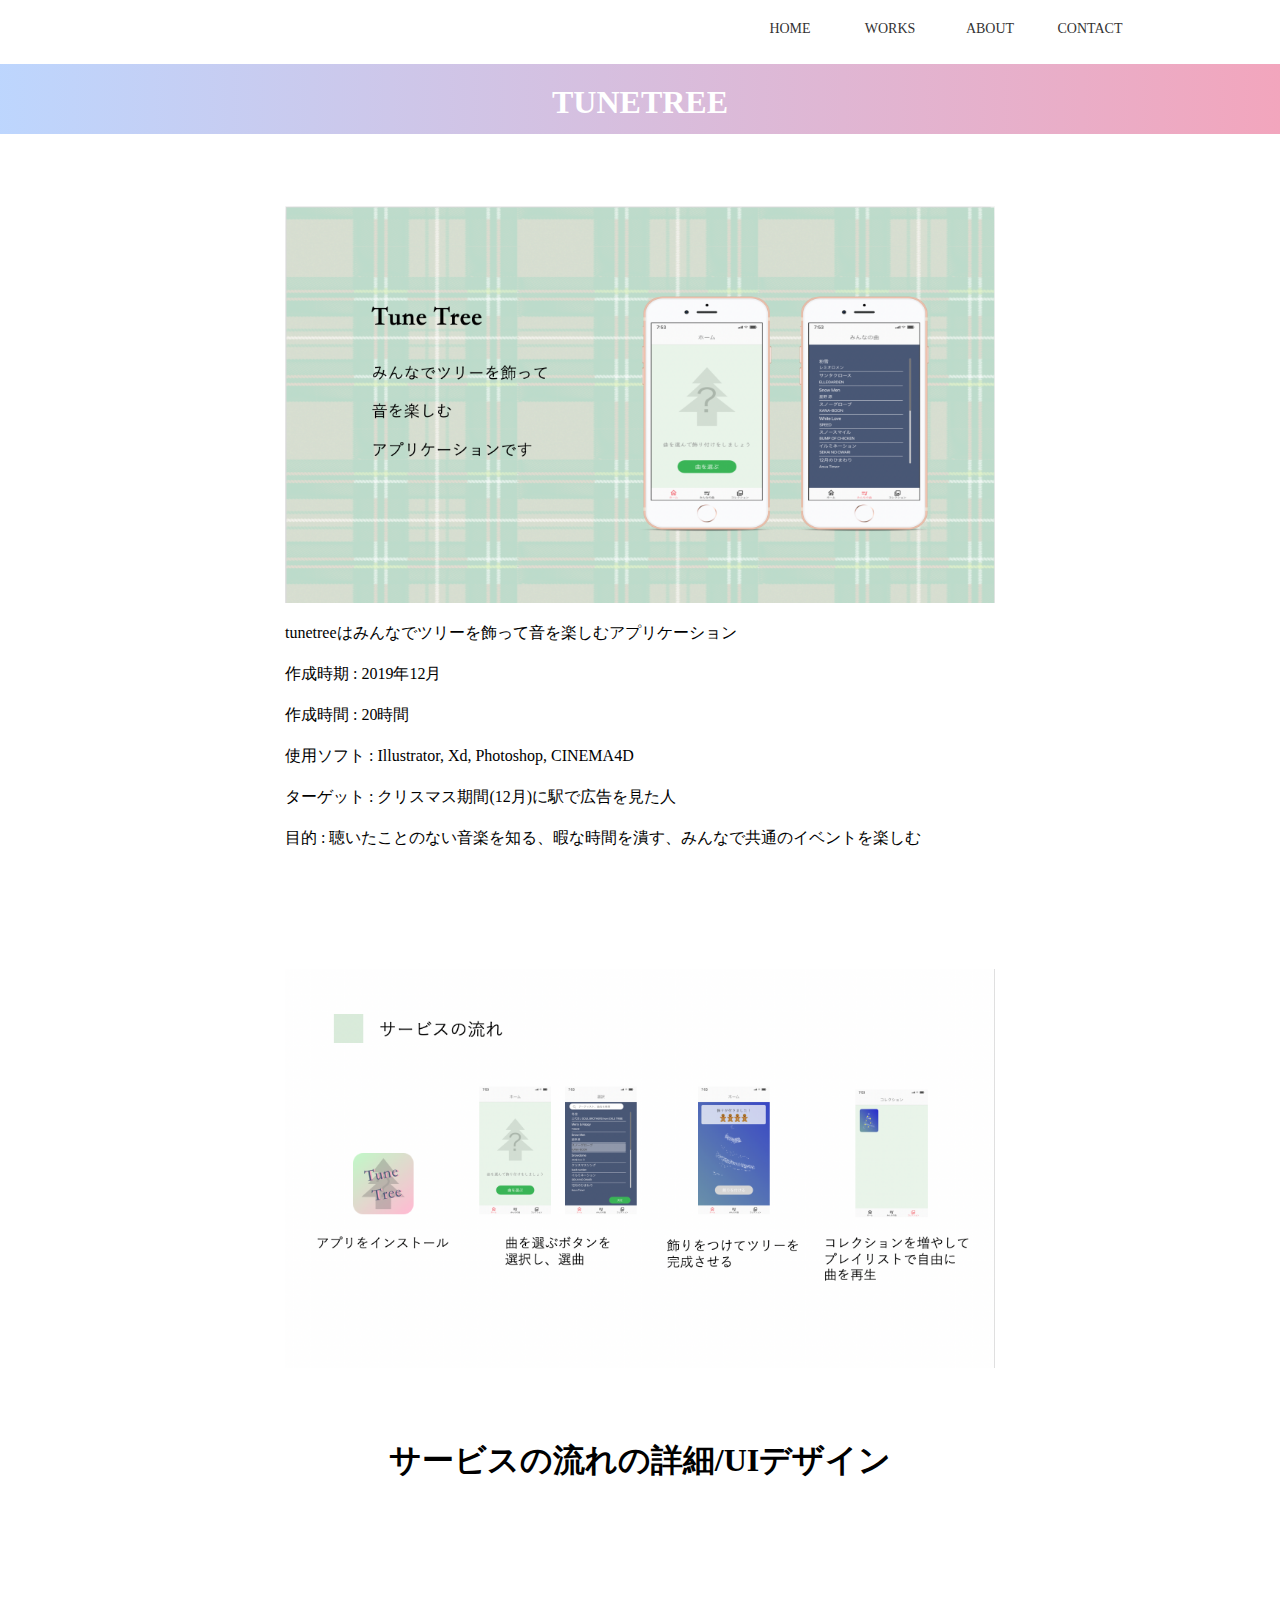
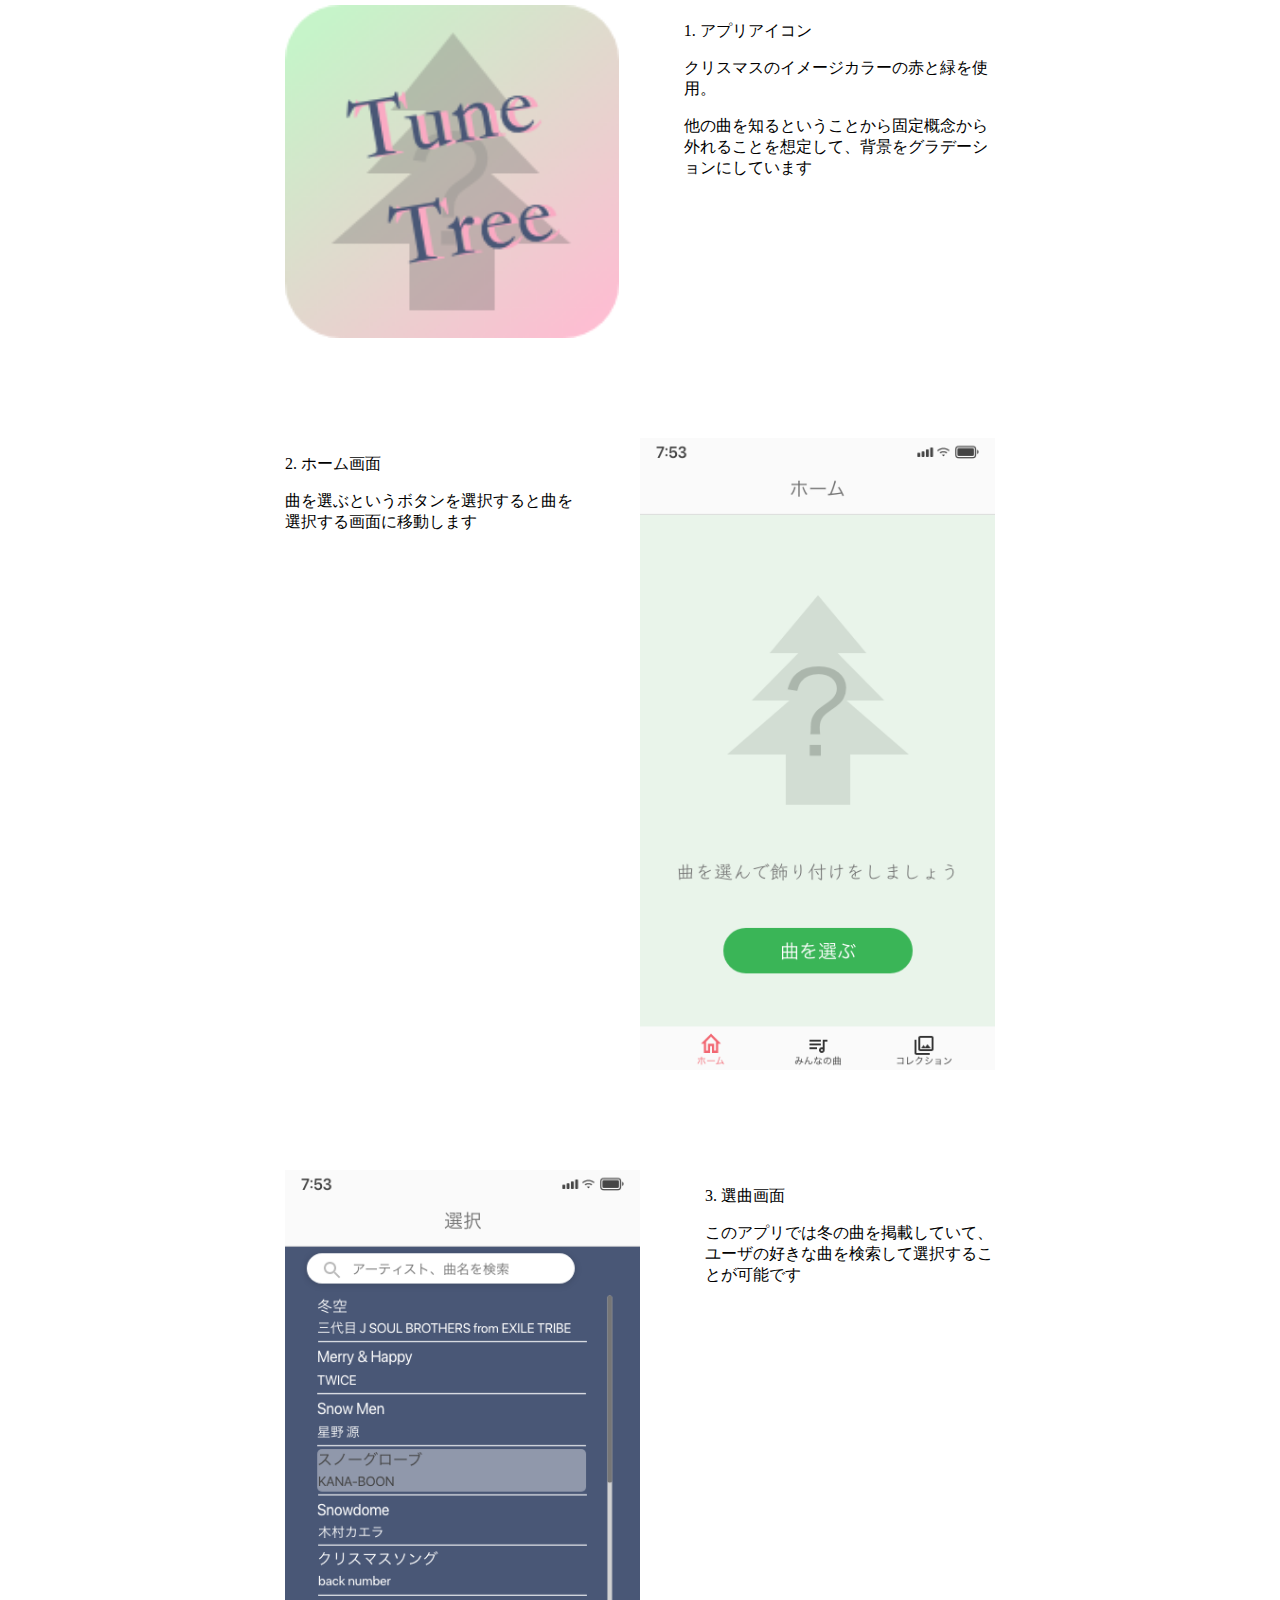
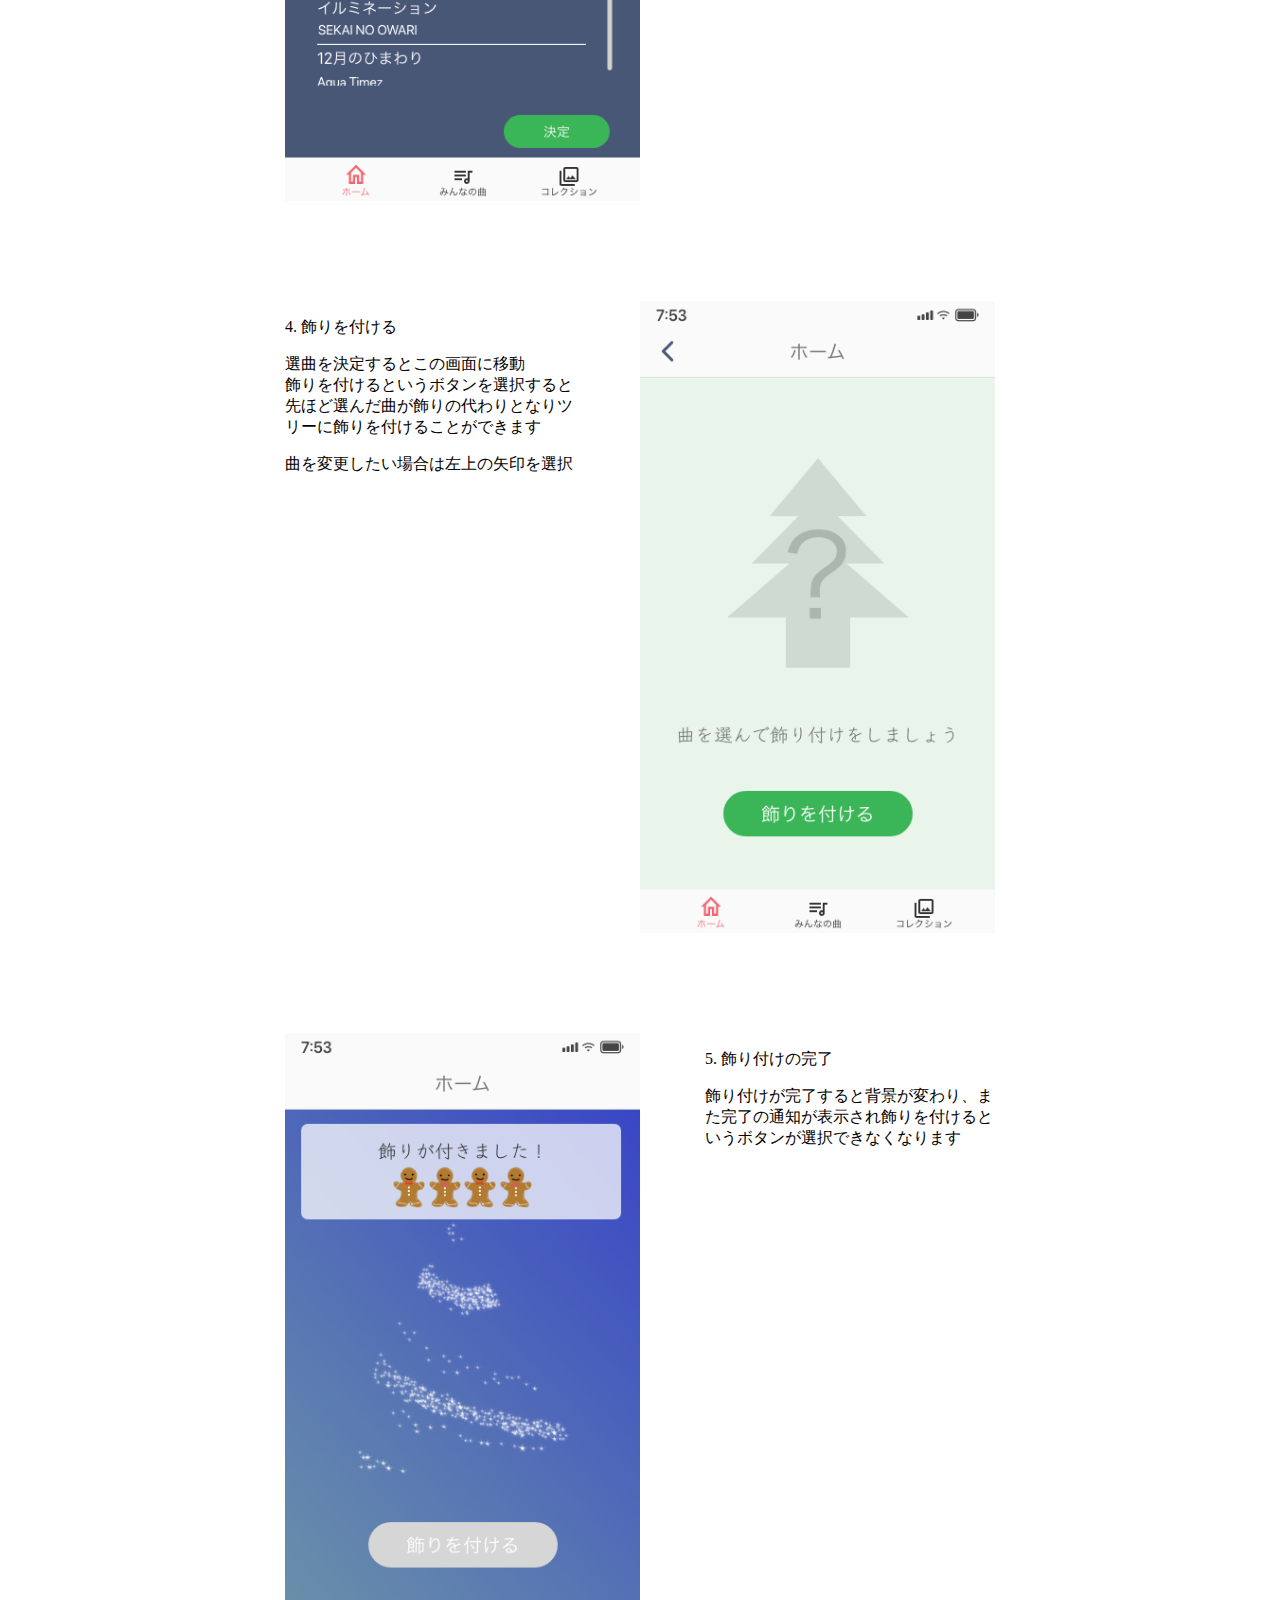
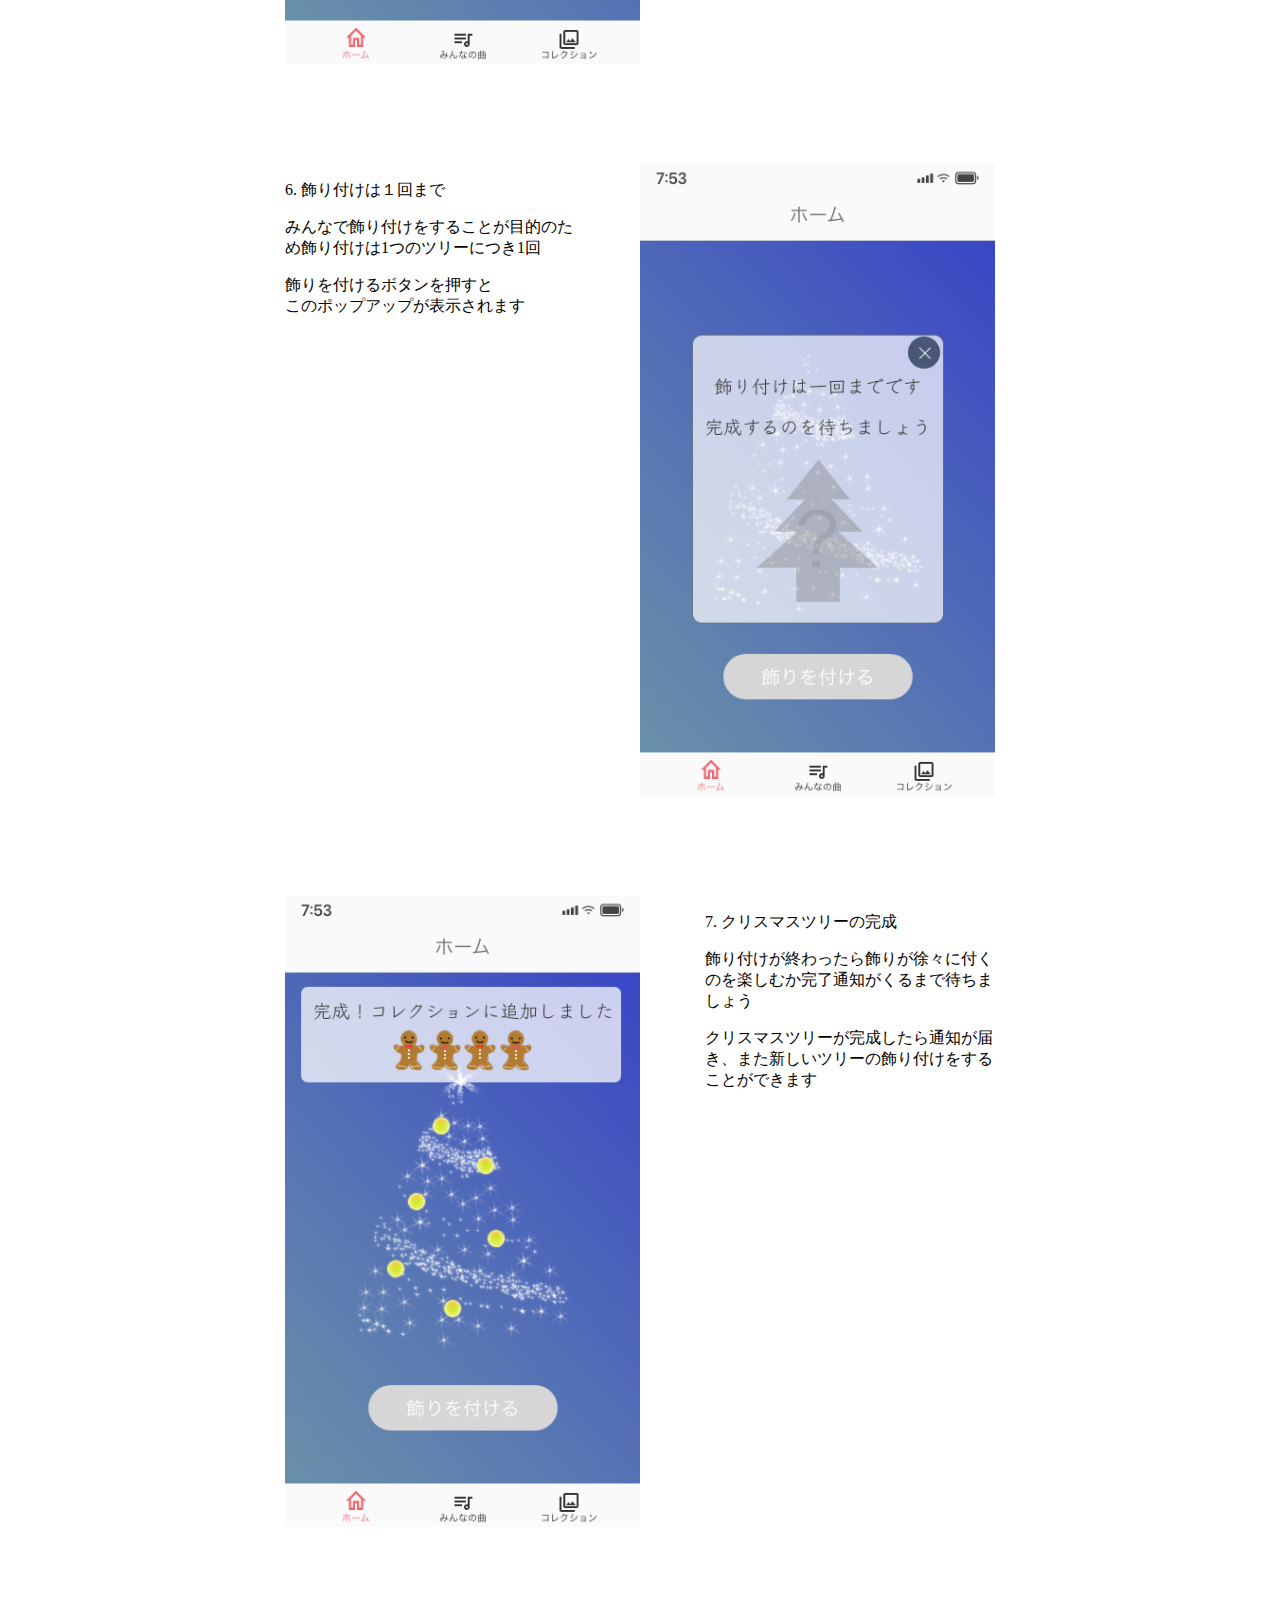
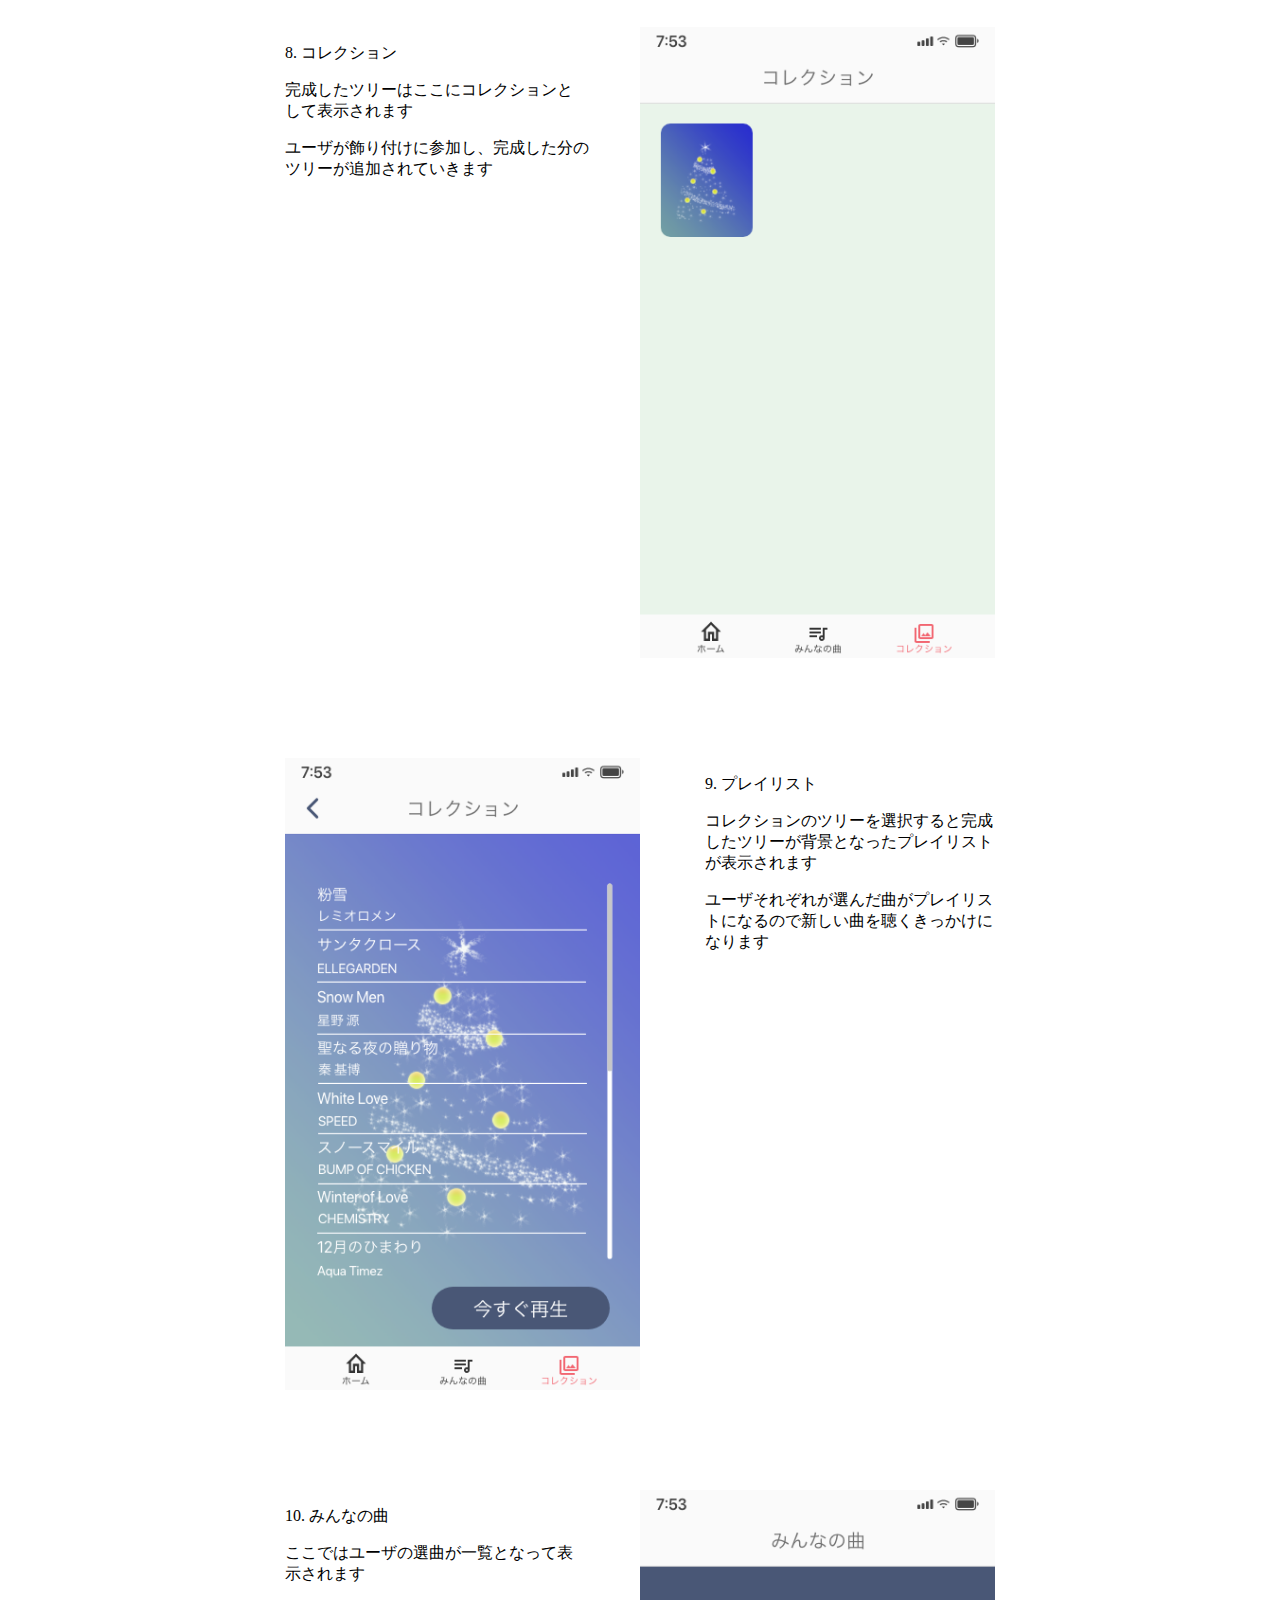
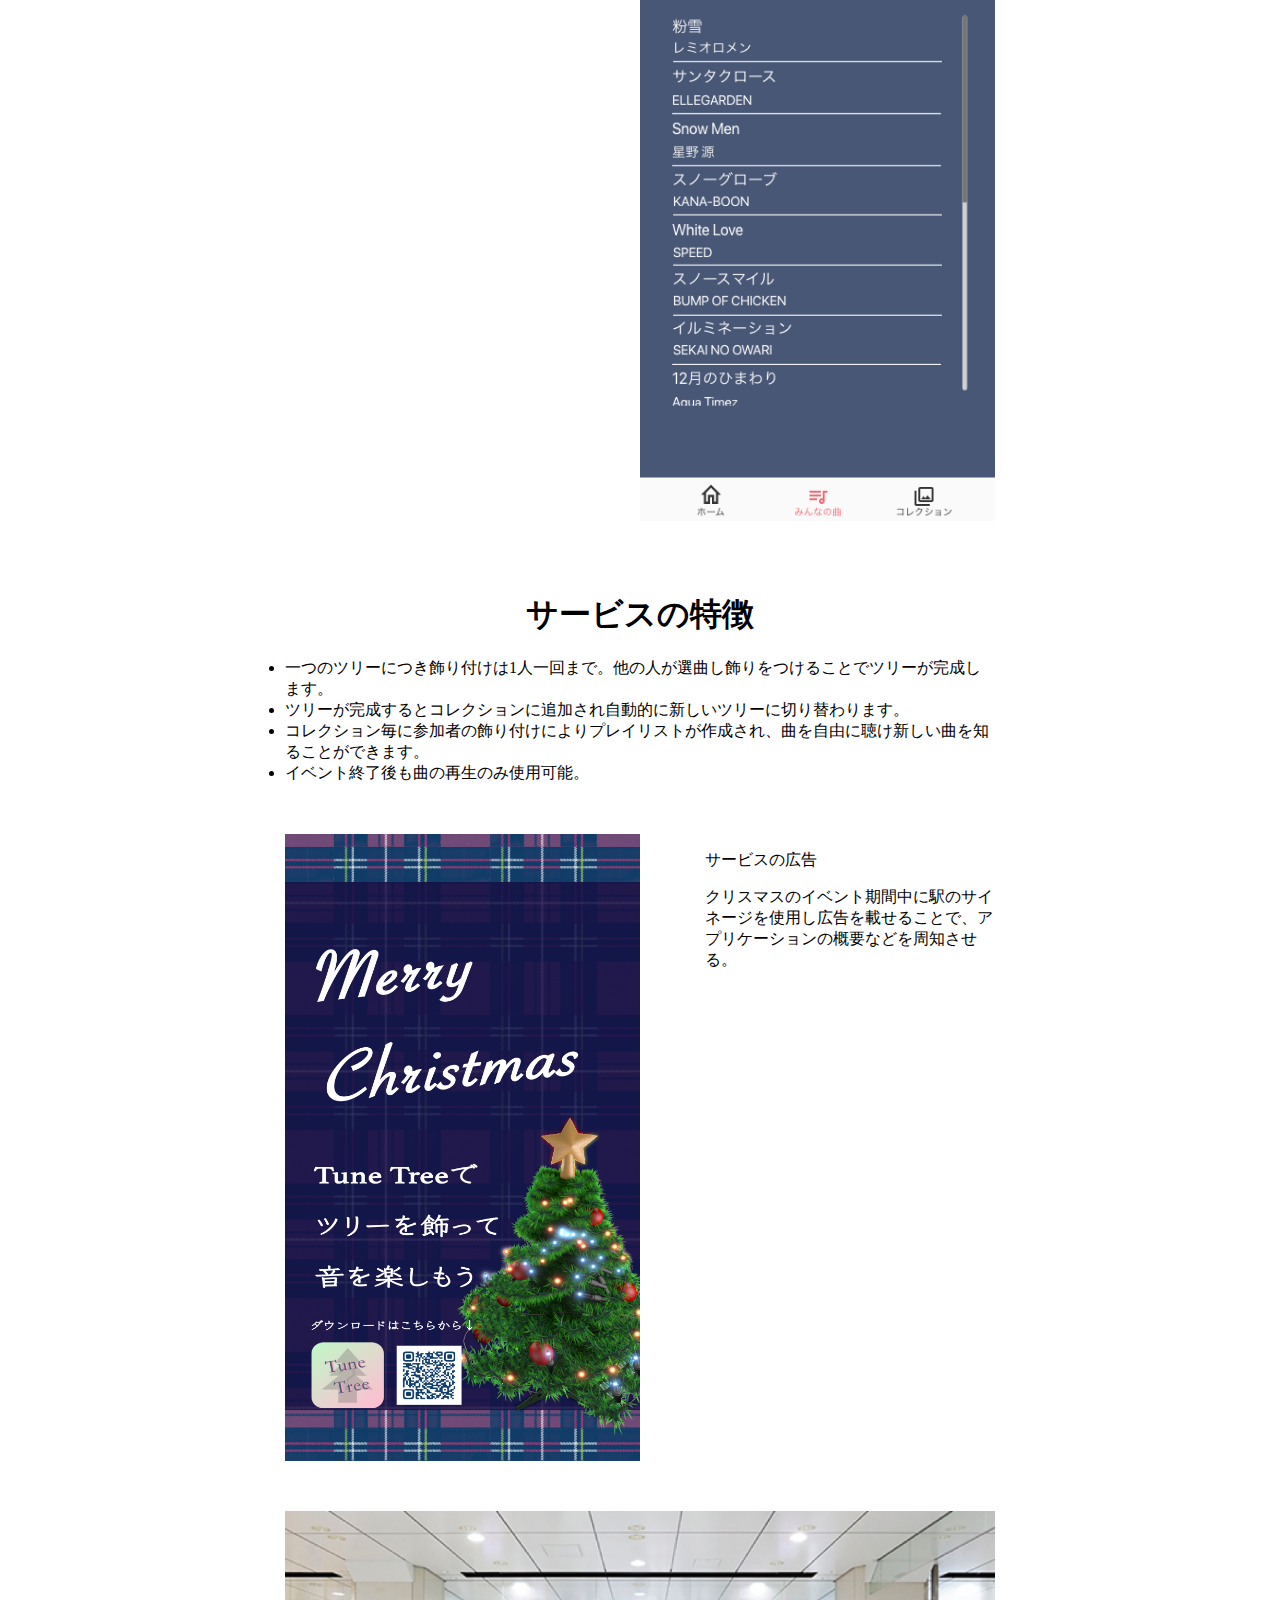
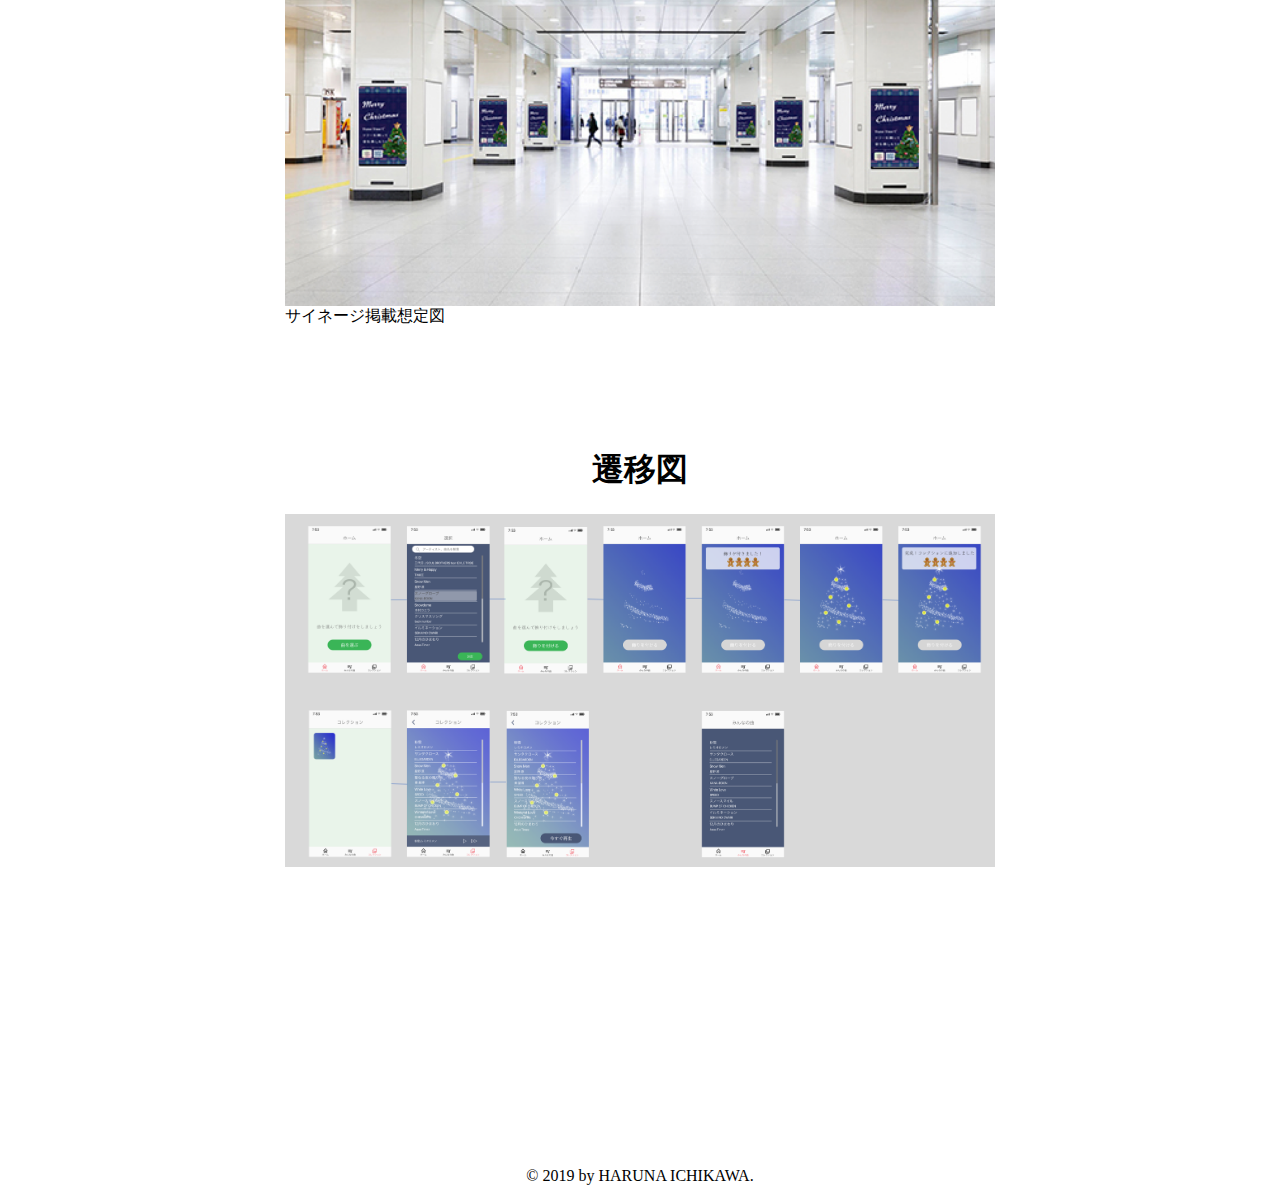
<file: tunetree.html>
<!DOCTYPE html>
<html lang="en">

<head>
    <meta charset="UTF-8">
    <meta name="viewport" content="width=device-width, initial-scale=1.0">
    <meta http-equiv="X-UA-Compatible" content="ie=edge">
    <link rel="stylesheet" href="common.css">
    <link rel="stylesheet" href="tunetree.css">
    <title>Document</title>
</head>

<body>
    <header>
        <nav class="global-nav">
            <ul class="global-nav__list">
                <li class="global-nav__item"><a href="index.html">HOME</a></li>
                <li class="global-nav__item"><a href="works.html">WORKS</a></li>
                <li class="global-nav__item"><a href="about.html">ABOUT</a></li>
                <li class="global-nav__item"><a href="contact.html">CONTACT</a></li>

            </ul>
        </nav>
        <div class="hamburger" id="js-hamburger">
            <span class="hamburger__line hamburger__line--1"></span>
            <span class="hamburger__line hamburger__line--2"></span>
            <span class="hamburger__line hamburger__line--3"></span>
        </div>
        <div class="black-bg" id="js-black-bg"></div>
    </header>
    <article>
        <h1 class="toptitle">TUNETREE</h1>
        <div class="treeimg">
            <img class="treeimg_topimg" src="img20200115_tunetree.png" alt="">
        </div>
        <div class="treeinfo">
            <p class="treeinfo_text1">tunetreeはみんなでツリーを飾って音を楽しむアプリケーション
            </p>
            <p class="treeinfo_text2">作成時期 : 2019年12月</p>
            <p class="treeinfo_text3">作成時間 : 20時間</p>
            <p class="treeinfo_text4">使用ソフト : Illustrator, Xd, Photoshop, CINEMA4D</p>
            <p class="treeinfo_text5">ターゲット : クリスマス期間(12月)に駅で広告を見た人</p>
            <p class="treeinfo_text6">目的 : 聴いたことのない音楽を知る、暇な時間を潰す、みんなで共通のイベントを楽しむ</p>
        </div>

        <div class="treeui">
            <img class="treeui_imgui" src="img_tunetree1.png" alt="">
            <div class="treeui_info">

            </div>
        </div>

        <h1 class="treeuiinfo">サービスの流れの詳細/UIデザイン</h1>
        <div class="treeui">
            <img class="treeui_imgui" src="img_tunetreeapp.png" alt="">
            <div class="treeui_info">
                <p class="treeui_info_uitext">1. アプリアイコン</p>
                <p class="treeui_info_uitext2">
                    クリスマスのイメージカラーの赤と緑を使用。
                </p>
                <p class="treeui_info_uitext3">他の曲を知るということから固定概念から外れることを想定して、背景をグラデーションにしています</p>

            </div>
        </div>

        <div class="treeui5">
            <div class="treeui5_info">
                <p class="treeui5_info_uitext">2. ホーム画面
                </p>
                <p class="treeui5_info_uitext2">曲を選ぶというボタンを選択すると曲を選択する画面に移動します
                </p>

            </div>
            <img class="treeui5_imgui" src="img_tunetree5.png" alt="">
        </div>

        <div class="treeui6">
            <img class="treeui6_imgui" src="img_tunetree6.png" alt="">
            <div class="treeui6_info">
                <p class="treeui6_info_uitext">3. 選曲画面</p>
                <p class="treeui6_info_uitext2">
                    このアプリでは冬の曲を掲載していて、ユーザの好きな曲を検索して選択することが可能です
                </p>

            </div>
        </div>

        <div class="treeui5">
            <div class="treeui5_info">
                <p class="treeui5_info_uitext">4. 飾りを付ける
                </p>
                <p class="treeui5_info_uitext2">
                    選曲を決定するとこの画面に移動<br />飾りを付けるというボタンを選択すると先ほど選んだ曲が飾りの代わりとなりツリーに飾りを付けることができます
                </p>
                <p class="typeui5_info_uitext3">曲を変更したい場合は左上の矢印を選択
                </p>

            </div>
            <img class="treeui5_imgui" src="img_tunetree7.png" alt="">
        </div>

        <div class="treeui6">
            <img class="treeui6_imgui" src="img_tunetree8.png" alt="">
            <div class="treeui6_info">
                <p class="treeui6_info_uitext">5. 飾り付けの完了</p>
                <p class="treeui6_info_uitext2">
                    飾り付けが完了すると背景が変わり、また完了の通知が表示され飾りを付けるというボタンが選択できなくなります
                </p>

            </div>
        </div>

        <div class="treeui5">
            <div class="treeui5_info">
                <p class="treeui5_info_uitext">6. 飾り付けは１回まで
                </p>
                <p class="treeui5_info_uitext2">みんなで飾り付けをすることが目的のため飾り付けは1つのツリーにつき1回
                </p>
                <p class="typeui5_info_uitext3">飾りを付けるボタンを押すと<br />このポップアップが表示されます
                </p>

            </div>
            <img class="treeui5_imgui" src="img_tunetree9.png" alt="">
        </div>

        <div class="treeui6">
            <img class="treeui6_imgui" src="img_tunetree10.png" alt="">
            <div class="treeui6_info">
                <p class="treeui6_info_uitext">7. クリスマスツリーの完成</p>
                <p class="treeui6_info_uitext2">
                    飾り付けが終わったら飾りが徐々に付くのを楽しむか完了通知がくるまで待ちましょう

                </p>
                <p class="treeui6_info_uitext3">クリスマスツリーが完成したら通知が届き、また新しいツリーの飾り付けをすることができます</p>

            </div>
        </div>

        <div class="treeui5">
            <div class="treeui5_info">
                <p class="treeui5_info_uitext">8. コレクション
                </p>
                <p class="treeui5_info_uitext2">完成したツリーはここにコレクションとして表示されます
                </p>
                <p class="typeui5_info_uitext3">ユーザが飾り付けに参加し、完成した分の<br />ツリーが追加されていきます
                </p>

            </div>
            <img class="treeui5_imgui" src="img_tunetree11.png" alt="">
        </div>

        <div class="treeui6">
            <img class="treeui6_imgui" src="img_tunetree12.png" alt="">
            <div class="treeui6_info">
                <p class="treeui6_info_uitext">9. プレイリスト</p>
                <p class="treeui6_info_uitext2">
                    コレクションのツリーを選択すると完成したツリーが背景となったプレイリストが表示されます

                </p>
                <p class="treeui6_info_uitext3">ユーザそれぞれが選んだ曲がプレイリストになるので新しい曲を聴くきっかけになります</p>

            </div>
        </div>

        <div class="treeui5">
            <div class="treeui5_info">
                <p class="treeui5_info_uitext">10. みんなの曲
                </p>
                <p class="treeui5_info_uitext2">ここではユーザの選曲が一覧となって表示されます
                </p>

            </div>
            <img class="treeui5_imgui" src="img_tunetree13.png" alt="">
        </div>


        <h1 class="treetext">サービスの特徴</h1>
        <div class="treeui2">
            <div class="treeui2_info">
                <li class="treeui2_info_uitext">一つのツリーにつき飾り付けは1人一回まで。他の人が選曲し飾りをつけることでツリーが完成します。
                </li>
                <li class="treeui2_info_uitext2">ツリーが完成するとコレクションに追加され自動的に新しいツリーに切り替わります。
                </li>
                <li class="typeui2_info_uitext3">コレクション毎に参加者の飾り付けによりプレイリストが作成され、曲を自由に聴け新しい曲を知ることができます。
                </li>
                <li class="typeui2_info_uitext4">イベント終了後も曲の再生のみ使用可能。
                </li>
            </div>

        </div>

        <div class="treeui3">
            <img class="treeui3_imgui" src="img_tunetree2.png" alt="">
            <div class="treeui3_info">
                <p class="treeui_info_uitext">サービスの広告
                </p>
                <p class="treeui_info_uitext2">
                    クリスマスのイベント期間中に駅のサイネージを使用し広告を載せることで、アプリケーションの概要などを周知させる。
                </p>

            </div>

        </div>
        <img class="treeimg" src="img_tunetree3.png" alt="">
        <p class="treeimgtext">サイネージ掲載想定図
        </p>

        <h1 class="treeuitext">遷移図
        </h1>
        <div class="treeui4">
            <img class="treeui4_imgui" src="img_tunetree4.png" alt="">
            <div class="treeui4_info">

            </div>
        </div>
        <p class="credit">© 2019 by HARUNA ICHIKAWA.</p>
    </article>
</body>
<script>
    function toggleNav() {
        var body = document.body;
        var hamburger = document.getElementById('js-hamburger');
        var blackBg = document.getElementById('js-black-bg');

        hamburger.addEventListener('click', function () {
            body.classList.toggle('nav-open');
        });
        blackBg.addEventListener('click', function () {
            body.classList.remove('nav-open');
        });
    }
    toggleNav();
</script>

</html>
</file>
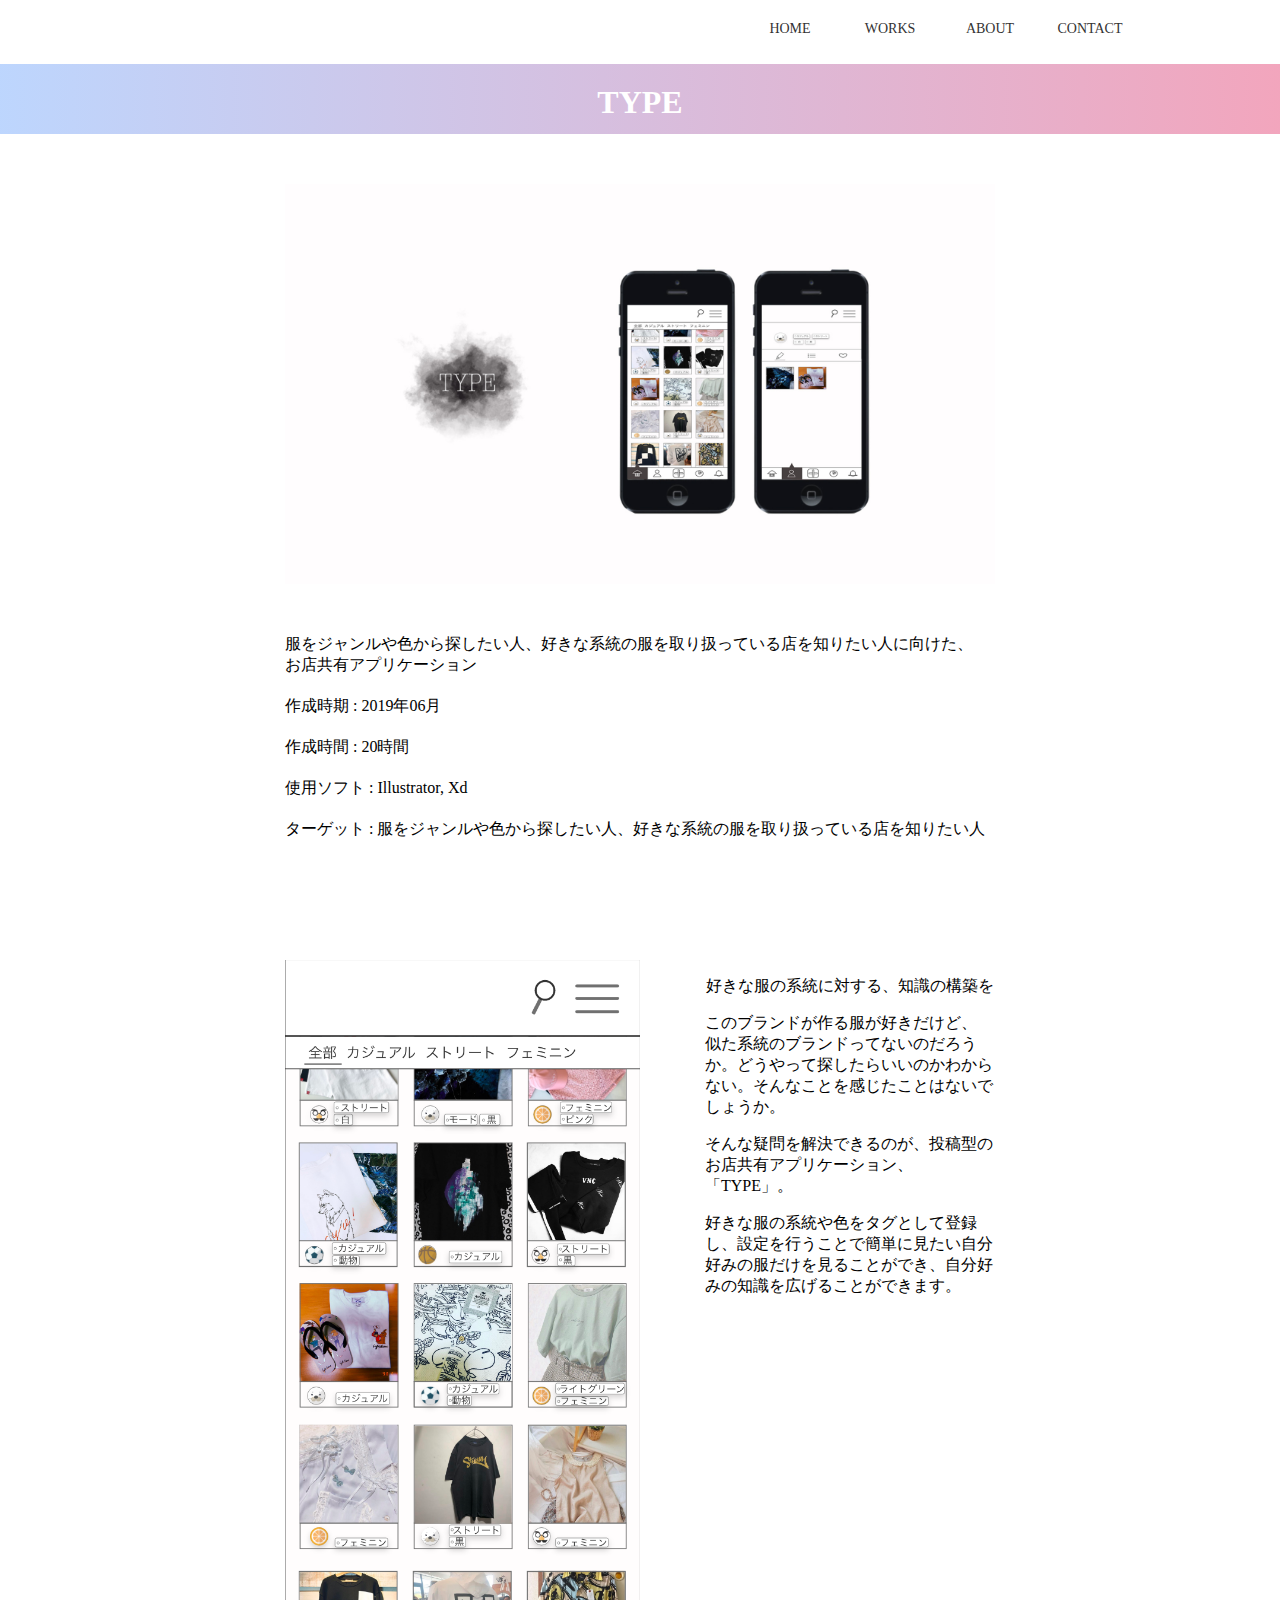
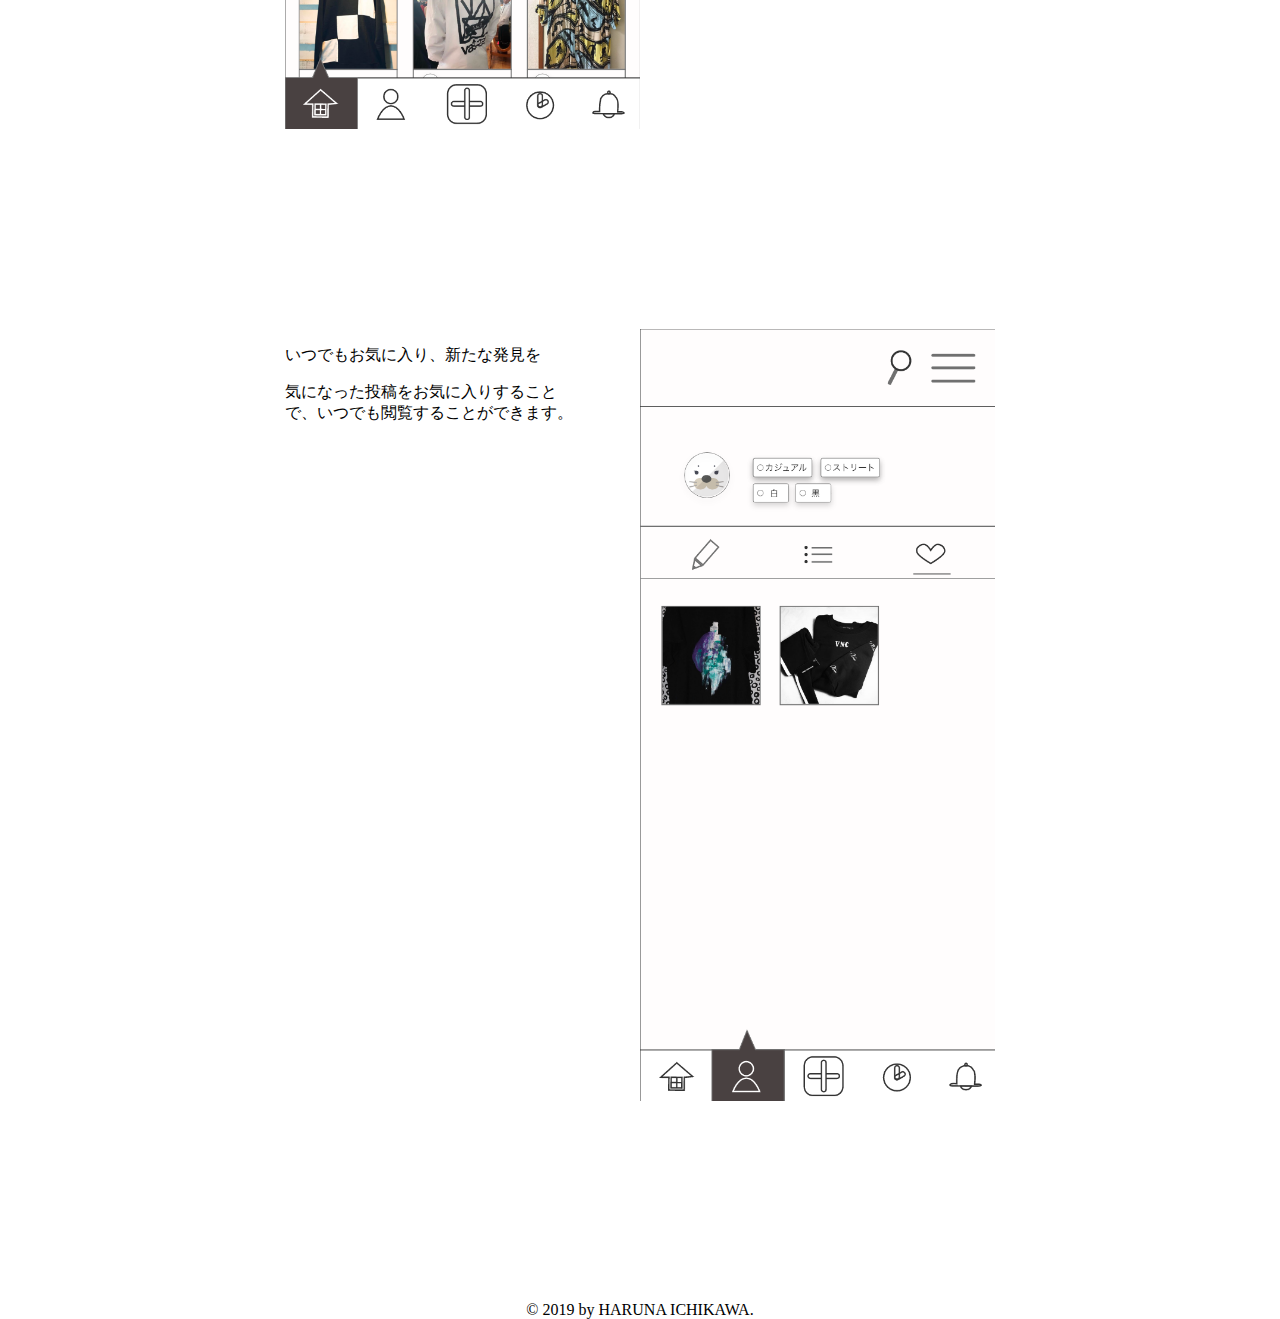
<file: type.html>
<!DOCTYPE html>
<html lang="en">

<head>
    <meta charset="UTF-8">
    <meta name="viewport" content="width=device-width, initial-scale=1.0">
    <meta http-equiv="X-UA-Compatible" content="ie=edge">
    <link rel="stylesheet" href="common.css">
    <link rel="stylesheet" href="type.css">
    <title>Document</title>
</head>

<body>
    <header>
        <nav class="global-nav">
            <ul class="global-nav__list">
                <li class="global-nav__item"><a href="index.html">HOME</a></li>
                <li class="global-nav__item"><a href="works.html">WORKS</a></li>
                <li class="global-nav__item"><a href="about.html">ABOUT</a></li>
                <li class="global-nav__item"><a href="contact.html">CONTACT</a></li>

            </ul>
        </nav>
        <div class="hamburger" id="js-hamburger">
            <span class="hamburger__line hamburger__line--1"></span>
            <span class="hamburger__line hamburger__line--2"></span>
            <span class="hamburger__line hamburger__line--3"></span>
        </div>
        <div class="black-bg" id="js-black-bg"></div>
    </header>
    <article>
        <h1 class="toptitle">TYPE</h1>
        <div class="typeimg">
            <img class="typeimg_topimg" src="img20190718_TYPE.jpg" alt="">
        </div>
        <div class="typeinfo">
            <p class="typeinfo_text1">服をジャンルや色から探したい人、好きな系統の服を取り扱っている店を知りたい人に向けた、<br />お店共有アプリケーション</p>
            <p class="typeinfo_text2">作成時期 : 2019年06月</p>
            <p class="typeinfo_text3">作成時間 : 20時間</p>
            <p class="typeinfo_text4">使用ソフト : Illustrator, Xd</p>
            <p class="typeinfo_text5">ターゲット : 服をジャンルや色から探したい人、好きな系統の服を取り扱っている店を知りたい人</p>
        </div>

        <div class="typeui">
            <img class="typeui_imgui" src="TYPE4.png" alt="">
            <div class="typeui_info">
                <p class="typeui_info_uitext">好きな服の系統に対する、知識の構築を</p>
                <p class="typeui_info_uitext2">
                    このブランドが作る服が好きだけど、<br>似た系統のブランドってないのだろうか。どうやって探したらいいのかわからない。そんなことを感じたことはないでしょうか。</p>
                <p class="typeui_info_uitext3">そんな疑問を解決できるのが、投稿型のお店共有アプリケーション、「TYPE」。</p>
                <p class="typeui_info_uitext4">好きな服の系統や色をタグとして登録し、設定を行うことで簡単に見たい自分好みの服だけを見ることができ、自分好みの知識を広げることができます。</p>
            </div>
        </div>

        <div class="typeui2">
            <div class="typeui2_info">
                <p class="typeui2_info_uitext">いつでもお気に入り、新たな発見を</p>
                <p class="typeui2_info_uitext2">気になった投稿をお気に入りすることで、いつでも閲覧することができます。</p>

            </div>
            <img class="typeui2_imgui" src="TYPE5.png" alt="">
        </div>
        <p class="credit">© 2019 by HARUNA ICHIKAWA.</p>
    </article>
</body>
<script>
    function toggleNav() {
        var body = document.body;
        var hamburger = document.getElementById('js-hamburger');
        var blackBg = document.getElementById('js-black-bg');

        hamburger.addEventListener('click', function () {
            body.classList.toggle('nav-open');
        });
        blackBg.addEventListener('click', function () {
            body.classList.remove('nav-open');
        });
    }
    toggleNav();
</script>

</html>
</file>
<file: index.css>
body {
  margin: 0 auto;
  padding: 0;
}

@media (min-width: 768px) {
  header {
    position: fixed;
    z-index: 4;
    width: 100%;
    margin-top: 20px;
  }
  nav {
    background: #fff;
    position: relative;
    top: -40px;
  }
  nav ul {
    overflow: hidden;
    list-style: none;
    margin: 0 auto;
    padding: 0;
    max-width: 1000px;
  }
  nav li {
    box-sizing: border-box;
    float: left;
    width: 10%;
    left: 60%;
    position: relative;
  }
  nav li:last-child {
    border-right: none;
  }
  nav li a {
    display: block;
    padding: 20px 0;
    width: 100%;
    text-decoration: none;
    text-align: center;
    font-size: 14px;
    color: #333;
  }
  .global-nav__item a:hover {
    background-color: #D8EEFF;
  }
}

@media (max-width: 768px) {
  .header {
    position: fixed;
    left: 0;
    top: 0;
    width: 100%;
    height: 40px;
    background-color: #fff;
    box-shadow: 0 2px 6px rgba(0, 0, 0, 0.16);
  }
  .global-nav {
    position: fixed;
    right: -320px;
    top: 0;
    width: 300px;
    height: 100vh;
    padding-top: 40px;
    background-color: #fff;
    transition: all 0.6s;
    z-index: 200;
    overflow-y: auto;
  }
  .hamburger {
    position: absolute;
    right: 0;
    top: 0;
    width: 40px;
    height: 40px;
    cursor: pointer;
    z-index: 300;
  }
  .global-nav__list {
    margin: 0;
    padding: 0;
    list-style: none;
  }
  .global-nav__item {
    text-align: center;
    padding: 0 14px;
  }
  .global-nav__item a {
    display: block;
    padding: 8px 0;
    border-bottom: 1px solid #eee;
    text-decoration: none;
    color: #111;
  }
  .global-nav__item a:hover {
    background-color: #D8EEFF;
  }
  .hamburger__line {
    position: absolute;
    left: 11px;
    width: 18px;
    height: 1px;
    background-color: #111;
    transition: all 0.6s;
  }
  .hamburger__line--1 {
    top: 14px;
  }
  .hamburger__line--2 {
    top: 20px;
  }
  .hamburger__line--3 {
    top: 26px;
  }
  .black-bg {
    position: fixed;
    left: 0;
    top: 0;
    width: 100vw;
    height: 100vh;
    z-index: 100;
    background-color: #000;
    opacity: 0;
    visibility: hidden;
    transition: all 0.6s;
    cursor: pointer;
  }
  .nav-open .global-nav {
    right: 0;
  }
  .nav-open .black-bg {
    opacity: 0.8;
    visibility: visible;
  }
  .nav-open .hamburger__line--1 {
    transform: rotate(45deg);
    top: 20px;
  }
  .nav-open .hamburger__line--2 {
    width: 0;
    left: 50%;
  }
  .nav-open .hamburger__line--3 {
    transform: rotate(-45deg);
    top: 20px;
  }
}

@media (min-width: 768px) {
  article {
    position: relative;
    top: 43px;
  }
}

@media (max-width: 768px) {
  article {
    position: relative;
    top: 20px;
  }
  .imgcolection {
    display: flex;
    flex-wrap: wrap;
  }
  .imgcolection-img1 {
    width: 50%;
    height: 20%;
  }
  .imgcolection-img1-spot {
    width: 100%;
    height: 50%;
  }
  .imgcolection-img2 {
    width: 50%;
    height: 50%;
  }
  .imgcolection-img2:hover {
    -webkit-filter: grayscale(100%);
    -moz-filter: grayscale(100%);
    -o-filter: grayscale(100%);
    -ms-filter: grayscale(100%);
    filter: grayscale(100%);
  }
  .imgcolection-img2-spot {
    width: 100%;
    height: 50%;
  }
}

.toptitle {
  text-align: center;
  background: transparent linear-gradient(90deg, rgba(111, 165, 252, 0.46) 0%, rgba(227, 60, 111, 0.46) 100%) 0% 0% no-repeat padding-box;
  width: 100%;
  height: 50px;
  color: #fff;
  padding-top: 20px;
  margin-bottom: 0;
}

@media (min-width: 768px) {
  .imgcolection {
    display: flex;
    flex-wrap: wrap;
  }
  .imgcolection-img1 {
    width: 25%;
    height: 20%;
  }
  .imgcolection-img1-spot {
    width: 100%;
    height: 50%;
  }
  .imgcolection-img2 {
    width: 25%;
    height: 50%;
  }
  .imgcolection-img2:hover {
    -webkit-filter: grayscale(100%);
    -moz-filter: grayscale(100%);
    -o-filter: grayscale(100%);
    -ms-filter: grayscale(100%);
    filter: grayscale(100%);
  }
  .imgcolection-img2-spot {
    width: 100%;
    height: 50%;
  }
}

.credit {
  position: relative;
  text-align: center;
  margin-bottom: 20px;
}
</file>
<file: common.css>
body {
  margin: 0 auto;
  padding: 0;
}

@media (min-width: 768px) {
  header {
    position: fixed;
    z-index: 4;
    width: 100%;
    margin-top: 20px;
  }
  nav {
    background: #fff;
    position: relative;
    top: -40px;
  }
  nav ul {
    overflow: hidden;
    list-style: none;
    margin: 0 auto;
    padding: 0;
    max-width: 1000px;
  }
  nav li {
    box-sizing: border-box;
    float: left;
    width: 10%;
    left: 60%;
    position: relative;
  }
  nav li:last-child {
    border-right: none;
  }
  nav li a {
    display: block;
    padding: 20px 0;
    width: 100%;
    text-decoration: none;
    text-align: center;
    font-size: 14px;
    color: #333;
  }
  .global-nav__item a:hover {
    background-color: #D8EEFF;
  }
}

@media (max-width: 768px) {
  .header {
    position: fixed;
    left: 0;
    top: 0;
    width: 100%;
    height: 40px;
    background-color: #fff;
    box-shadow: 0 2px 6px rgba(0, 0, 0, 0.16);
  }
  .global-nav {
    position: fixed;
    right: -320px;
    top: 0;
    width: 300px;
    height: 100vh;
    padding-top: 40px;
    background-color: #fff;
    transition: all 0.6s;
    z-index: 200;
    overflow-y: auto;
  }
  .hamburger {
    position: absolute;
    right: 0;
    top: 0;
    width: 40px;
    height: 40px;
    cursor: pointer;
    z-index: 300;
  }
  .global-nav__list {
    margin: 0;
    padding: 0;
    list-style: none;
  }
  .global-nav__item {
    text-align: center;
    padding: 0 14px;
  }
  .global-nav__item a {
    display: block;
    padding: 8px 0;
    border-bottom: 1px solid #eee;
    text-decoration: none;
    color: #111;
  }
  .global-nav__item a:hover {
    background-color: #D8EEFF;
  }
  .hamburger__line {
    position: absolute;
    left: 11px;
    width: 18px;
    height: 1px;
    background-color: #111;
    transition: all 0.6s;
  }
  .hamburger__line--1 {
    top: 14px;
  }
  .hamburger__line--2 {
    top: 20px;
  }
  .hamburger__line--3 {
    top: 26px;
  }
  .black-bg {
    position: fixed;
    left: 0;
    top: 0;
    width: 100vw;
    height: 100vh;
    z-index: 100;
    background-color: #000;
    opacity: 0;
    visibility: hidden;
    transition: all 0.6s;
    cursor: pointer;
  }
  .nav-open .global-nav {
    right: 0;
  }
  .nav-open .black-bg {
    opacity: 0.8;
    visibility: visible;
  }
  .nav-open .hamburger__line--1 {
    transform: rotate(45deg);
    top: 20px;
  }
  .nav-open .hamburger__line--2 {
    width: 0;
    left: 50%;
  }
  .nav-open .hamburger__line--3 {
    transform: rotate(-45deg);
    top: 20px;
  }
}

.toptitle {
  text-align: center;
  background: transparent linear-gradient(90deg, rgba(111, 165, 252, 0.46) 0%, rgba(227, 60, 111, 0.46) 100%) 0% 0% no-repeat padding-box;
  width: 100%;
  height: 50px;
  color: #fff;
  padding-top: 20px;
}

@media (min-width: 768px) {
  article {
    position: relative;
    top: 43px;
  }
}

@media (max-width: 768px) {
  article {
    position: relative;
    top: 20px;
  }
}

.credit {
  text-align: center;
  margin-top: 200px;
  margin-bottom: 20px;
}
</file>
<file: 3d1.css>
@media (max-width: 768px) {
  .threed {
    display: flex;
    justify-content: center;
    max-width: 750px;
    margin-top: 100px;
    margin: 0 auto;
    padding-top: 50px;
  }
  .threed_img {
    width: 50%;
    height: 60%;
  }
  .threed_img_contents1 {
    width: 100%;
    height: 50%;
  }
  .threed_texts {
    margin-left: 50px;
  }
}

@media (min-width: 768px) {
  .threed {
    display: flex;
    justify-content: center;
    max-width: 750px;
    margin-top: 100px;
    margin: 0 auto;
    padding-top: 50px;
  }
  .threed_img {
    width: 50%;
    height: 60%;
  }
  .threed_img_contents1 {
    width: 100%;
    height: 50%;
  }
  .threed_texts {
    margin-left: 50px;
  }
}

@media (max-width: 375px) {
  .threed {
    display: flex;
    justify-content: center;
    flex-wrap: wrap;
    max-width: 375px;
    margin-top: 100px;
    margin: 0 20px;
    padding-top: 50px;
  }
  .threed_img {
    width: 100%;
    height: 60%;
  }
  .threed_img_contents1 {
    width: 100%;
    height: 50%;
  }
  .threed_texts {
    margin-left: -50px;
  }
}
</file>
<file: about.css>
@media (max-width: 768px) {
  .faceicon {
    margin: 0 auto;
    max-width: 800px;
    display: flex;
    justify-content: center;
    padding-top: 50px;
  }
  .faceicon_img {
    width: 30%;
    height: 30%;
    margin-right: 50px;
    margin-left: 20px;
  }
  .faceicon_about {
    margin-right: 20px;
  }
  .faceicon_about_skill {
    position: relative;
    width: 70%;
    height: 70%;
    right: 10px;
  }
}

@media (max-width: 375px) {
  .faceicon {
    margin: 0 auto;
    max-width: 375px;
    display: flex;
    flex-wrap: wrap;
    padding-top: 50px;
    text-align: center;
  }
  .faceicon_img {
    width: 50%;
    height: 50%;
  }
  .faceicon_about {
    margin: 30px 50px;
  }
  .faceicon_about_text2 {
    max-width: 375px;
    text-align: left;
  }
  .faceicon_about_text3 {
    max-width: 375px;
    text-align: left;
  }
  .faceicon_about_skill {
    position: relative;
    width: 100%;
    height: 100%;
  }
}

@media (min-width: 768px) {
  .faceicon {
    margin: 0 auto;
    max-width: 800px;
    display: flex;
    justify-content: center;
    padding-top: 50px;
  }
  .faceicon_img {
    width: 20%;
    height: 20%;
    margin-right: 100px;
  }
  .faceicon_about_skill {
    position: relative;
    width: 70%;
    height: 70%;
    right: 20px;
  }
}
</file>
<file: tab_new.css>
@charset "UTF-8";
body {
  margin: 0;
  padding: 0;
  background-color: #ebf5fc;
}

.sitename {
  margin-top: 20px;
  max-width: 1000px;
  margin: 0 auto;
}

.sitename .title {
  font-size: 32px;
  margin: 20px;
  font-family: "Exan";
}

.about {
  margin-top: 20px;
  max-width: 1000px;
  margin: 0 auto;
}

.about_title {
  font-size: 24px;
  margin: 20px;
  border-bottom: 1px solid #b1b1b1;
  font-family: "851テガキカクット";
}

.about_text {
  margin: 20px;
  font-family: "851テガキカクット";
  font-size: 18px;
  font-weight: 600;
}

.tab_container {
  padding-bottom: 1em;
  background-color: #ebf5fc;
  max-width: 1000px;
  margin: 0 auto;
}

.tab_item {
  width: 230px;
  margin: 0 8px;
  margin-top: 20px;
  padding: 15px 0;
  background-color: #ebf5fc;
  text-align: center;
  color: #333;
  display: block;
  float: left;
  text-align: center;
  font-weight: bold;
  transition: all 0.2s ease;
  border-radius: 5px;
  box-shadow: 5px 5px 10px #c8d0d6, -5px -5px 10px #ffffff;
}

.tab_item:hover {
  opacity: 0.75;
}

input[name="tab_item"] {
  display: none;
}

.tab_content {
  display: none;
  padding: 1em 1em 0;
  clear: both;
  overflow: hidden;
}

.tab_content p {
  font-family: "851テガキカクット";
}

#tab2:checked ~ #tab2_content,
#tab3:checked ~ #tab3_content,
#tab4:checked ~ #tab4_content,
#tab5:checked ~ #tab5_content {
  display: block;
}

.tab_container input:checked + .tab_item {
  background-color: #ebf5fc;
  box-shadow: inset -2px -2px 5px white, inset 3px 3px 5px rgba(0, 0, 0, 0.1);
  color: #2c2b2b;
}

.style {
  display: flex;
  margin-top: 20px;
  flex-wrap: wrap;
}

.section {
  margin-top: 20px;
  max-width: 1000px;
  display: flex;
  justify-content: center;
  text-align: center;
}

.box {
  background: #ebf5fc;
  padding: 10px;
  margin: 16px;
  position: relative;
  box-shadow: 3px 3px 10px #c8d0d6, -3px -3px 10px #ffffff;
  /*=============================
#btn01
=============================*/
  /*=============================
#btn02
=============================*/
  /*=============================
#btn03
=============================*/
  /*=============================
#btn04
=============================*/
  /*=============================
#btn05
=============================*/
  /*=============================
#btn08
=============================*/
  /*=============================
#btn09
=============================*/
  /*=============================
#btn10
=============================*/
}

.box .btn-trigger {
  position: relative;
  width: 45px;
  height: 35px;
  margin: 20px;
  margin-bottom: 30px;
  top: 0px;
  cursor: pointer;
}

.box .btn-trigger span {
  position: absolute;
  left: 0;
  width: 100%;
  height: 3px;
  background-color: #333;
  border-radius: 4px;
}

.box .btn-trigger,
.box .btn-trigger span {
  display: inline-block;
  transition: all 0.5s;
  box-sizing: border-box;
}

.box .btn-trigger span:nth-of-type(1) {
  top: 0;
}

.box .btn-trigger span:nth-of-type(2) {
  top: 15px;
}

.box .btn-trigger span:nth-of-type(3) {
  bottom: 0px;
}

@media screen and (max-width: 768px) {
  .box .modal {
    display: none;
    width: 80vw;
    height: 50vw;
    background-color: #ebf5fc;
    border-radius: 10px 10px 0 0;
    position: fixed;
    top: -10px;
    left: -10px;
    right: -10px;
    bottom: -10px;
    margin: auto;
    box-shadow: 0 0 0 9999px rgba(0, 0, 0, 0.8);
    z-index: 10;
  }
}

@media screen and (min-width: 768px) {
  .box .modal {
    display: none;
    width: 70vw;
    height: 30vw;
    background-color: #ebf5fc;
    border-radius: 10px 10px 0 0;
    position: fixed;
    top: -10px;
    left: -10px;
    right: -10px;
    bottom: -10px;
    margin: auto;
    box-shadow: 0 0 0 9999px rgba(0, 0, 0, 0.8);
    z-index: 10;
  }
}

.box .menuzip {
  position: relative;
  display: flex;
  justify-content: center;
  top: 39%;
  margin: 0 30px;
}

.box .menuzip .btn-trigger05,
.box .menuzip .btn-trigger06,
.box .menuzip .btn-trigger07 {
  position: relative;
  width: 45px;
  height: 35px;
  top: 0px;
  margin: 0 50px;
  cursor: pointer;
}

.box .menuzip .btn-trigger05 span,
.box .menuzip .btn-trigger06 span,
.box .menuzip .btn-trigger07 span {
  position: absolute;
  left: 0;
  width: 45px;
  height: 3px;
  background-color: #333;
  border-radius: 4px;
}

.box .menuzip .btn-trigger05,
.box .menuzip .btn-trigger05 span {
  display: inline-block;
  transition: all 0.2s ease-out;
  box-sizing: border-box;
}

.box .menuzip .btn-trigger06,
.box .menuzip .btn-trigger06 span {
  display: inline-block;
  transition: all 0.5s ease-out;
  box-sizing: border-box;
}

.box .menuzip .btn-trigger07,
.box .menuzip .btn-trigger07 span {
  display: inline-block;
  transition: all 0.3s ease-out;
  box-sizing: border-box;
}

.box .menuzip .btn-trigger05 span:nth-of-type(1),
.box .menuzip .btn-trigger06 span:nth-of-type(1),
.box .menuzip .btn-trigger07 span:nth-of-type(1) {
  top: 0;
}

.box .menuzip .btn-trigger05 span:nth-of-type(2),
.box .menuzip .btn-trigger06 span:nth-of-type(2),
.box .menuzip .btn-trigger07 span:nth-of-type(2) {
  top: 15px;
}

.box .menuzip .btn-trigger05 span:nth-of-type(3),
.box .menuzip .btn-trigger06 span:nth-of-type(3),
.box .menuzip .btn-trigger07 span:nth-of-type(3) {
  bottom: 0px;
}

.box .menuzip .btn-trigger-1_1,
.box .menuzip .btn-trigger-1_2,
.box .menuzip .btn-trigger-1_3 {
  position: relative;
  width: 45px;
  height: 35px;
  top: 0px;
  margin: 0 50px;
  cursor: pointer;
}

.box .menuzip .btn-trigger-1_1 span,
.box .menuzip .btn-trigger-1_2 span,
.box .menuzip .btn-trigger-1_3 span {
  position: absolute;
  left: 0;
  width: 45px;
  height: 3px;
  background-color: #333;
  border-radius: 4px;
}

.box .menuzip .btn-trigger-1_1,
.box .menuzip .btn-trigger-1_1 span {
  display: inline-block;
  transition: all 0.3s ease-out;
  box-sizing: border-box;
}

.box .menuzip .btn-trigger-1_2,
.box .menuzip .btn-trigger-1_2 span {
  display: inline-block;
  transition: all 0.4s ease-out;
  box-sizing: border-box;
}

.box .menuzip .btn-trigger-1_3,
.box .menuzip .btn-trigger-1_3 span {
  display: inline-block;
  transition: all 0.5s ease-out;
  box-sizing: border-box;
}

.box .menuzip .btn-trigger-1_1 span:nth-of-type(1),
.box .menuzip .btn-trigger-1_2 span:nth-of-type(1),
.box .menuzip .btn-trigger-1_3 span:nth-of-type(1) {
  top: 0;
}

.box .menuzip .btn-trigger-1_1 span:nth-of-type(2),
.box .menuzip .btn-trigger-1_2 span:nth-of-type(2),
.box .menuzip .btn-trigger-1_3 span:nth-of-type(2) {
  top: 15px;
}

.box .menuzip .btn-trigger-1_1 span:nth-of-type(3),
.box .menuzip .btn-trigger-1_2 span:nth-of-type(3),
.box .menuzip .btn-trigger-1_3 span:nth-of-type(3) {
  bottom: 0px;
}

.box .menuzip .btn-trigger-2_1,
.box .menuzip .btn-trigger-2_2,
.box .menuzip .btn-trigger-2_3 {
  position: relative;
  width: 45px;
  height: 35px;
  top: 0px;
  margin: 0 50px;
  cursor: pointer;
}

.box .menuzip .btn-trigger-2_1 span,
.box .menuzip .btn-trigger-2_2 span,
.box .menuzip .btn-trigger-2_3 span {
  position: absolute;
  left: 0;
  width: 45px;
  height: 3px;
  background-color: #333;
  border-radius: 4px;
}

.box .menuzip .btn-trigger-2_1,
.box .menuzip .btn-trigger2_1 span {
  display: inline-block;
  transition: all 0.3s ease-out;
  box-sizing: border-box;
}

.box .menuzip .btn-trigger-2_2,
.box .menuzip .btn-trigger-2_2 span {
  display: inline-block;
  transition: all 0.4s ease-out;
  box-sizing: border-box;
}

.box .menuzip .btn-trigger-2_3,
.box .menuzip .btn-trigger-2_3 span {
  display: inline-block;
  transition: all 0.5s ease-out;
  box-sizing: border-box;
}

.box .menuzip .btn-trigger-2_1 span:nth-of-type(1),
.box .menuzip .btn-trigger-2_2 span:nth-of-type(1),
.box .menuzip .btn-trigger-2_3 span:nth-of-type(1) {
  top: 0;
}

.box .menuzip .btn-trigger-2_1 span:nth-of-type(2),
.box .menuzip .btn-trigger-2_2 span:nth-of-type(2),
.box .menuzip .btn-trigger-2_3 span:nth-of-type(2) {
  top: 15px;
}

.box .menuzip .btn-trigger-2_1 span:nth-of-type(3),
.box .menuzip .btn-trigger-2_2 span:nth-of-type(3),
.box .menuzip .btn-trigger-2_3 span:nth-of-type(3) {
  bottom: 0px;
}

.box .menuzip .btn-trigger-3_1,
.box .menuzip .btn-trigger-3_2,
.box .menuzip .btn-trigger-3_3 {
  position: relative;
  width: 45px;
  height: 35px;
  top: 0px;
  margin: 0 50px;
  cursor: pointer;
}

.box .menuzip .btn-trigger-3_1 span,
.box .menuzip .btn-trigger-3_2 span,
.box .menuzip .btn-trigger-3_3 span {
  position: absolute;
  left: 0;
  width: 45px;
  height: 3px;
  background-color: #333;
  border-radius: 4px;
}

.box .menuzip .btn-trigger-3_1,
.box .menuzip .btn-trigger3_1 span {
  display: inline-block;
  transition: all 0.3s ease-out;
  box-sizing: border-box;
}

.box .menuzip .btn-trigger-3_2,
.box .menuzip .btn-trigger-3_2 span {
  display: inline-block;
  transition: all 0.4s ease-out;
  box-sizing: border-box;
}

.box .menuzip .btn-trigger-3_3,
.box .menuzip .btn-trigger-3_3 span {
  display: inline-block;
  transition: all 0.5s ease-out;
  box-sizing: border-box;
}

.box .menuzip .btn-trigger-3_1 span:nth-of-type(1),
.box .menuzip .btn-trigger-3_2 span:nth-of-type(1),
.box .menuzip .btn-trigger-3_3 span:nth-of-type(1) {
  top: 0;
}

.box .menuzip .btn-trigger-3_1 span:nth-of-type(2),
.box .menuzip .btn-trigger-3_2 span:nth-of-type(2),
.box .menuzip .btn-trigger-3_3 span:nth-of-type(2) {
  top: 15px;
}

.box .menuzip .btn-trigger-3_1 span:nth-of-type(3),
.box .menuzip .btn-trigger-3_2 span:nth-of-type(3),
.box .menuzip .btn-trigger-3_3 span:nth-of-type(3) {
  bottom: 0px;
}

.box .menuzip .btn-trigger-4_1,
.box .menuzip .btn-trigger-4_2,
.box .menuzip .btn-trigger-4_3 {
  position: relative;
  width: 45px;
  height: 35px;
  top: 0px;
  margin: 0 50px;
  cursor: pointer;
}

.box .menuzip .btn-trigger-4_1 span,
.box .menuzip .btn-trigger-4_2 span,
.box .menuzip .btn-trigger-4_3 span {
  position: absolute;
  left: 0;
  width: 45px;
  height: 3px;
  background-color: #333;
  border-radius: 4px;
}

.box .menuzip .btn-trigger-4_1,
.box .menuzip .btn-trigger4_1 span {
  display: inline-block;
  transition: all 0.3s ease-out;
  box-sizing: border-box;
}

.box .menuzip .btn-trigger-4_2,
.box .menuzip .btn-trigger-4_2 span {
  display: inline-block;
  transition: all 0.4s ease-out;
  box-sizing: border-box;
}

.box .menuzip .btn-trigger-4_3,
.box .menuzip .btn-trigger-4_3 span {
  display: inline-block;
  transition: all 0.5s ease-out;
  box-sizing: border-box;
}

.box .menuzip .btn-trigger-4_1 span:nth-of-type(1),
.box .menuzip .btn-trigger-4_2 span:nth-of-type(1),
.box .menuzip .btn-trigger-4_3 span:nth-of-type(1) {
  top: 0;
}

.box .menuzip .btn-trigger-4_1 span:nth-of-type(2),
.box .menuzip .btn-trigger-4_2 span:nth-of-type(2),
.box .menuzip .btn-trigger-4_3 span:nth-of-type(2) {
  top: 15px;
}

.box .menuzip .btn-trigger-4_1 span:nth-of-type(3),
.box .menuzip .btn-trigger-4_2 span:nth-of-type(3),
.box .menuzip .btn-trigger-4_3 span:nth-of-type(3) {
  bottom: 0px;
}

.box .menuzip .btn-trigger-8_1,
.box .menuzip .btn-trigger-8_2,
.box .menuzip .btn-trigger-8_3 {
  position: relative;
  width: 45px;
  height: 35px;
  top: 0px;
  margin: 0 50px;
  cursor: pointer;
}

.box .menuzip .btn-trigger-8_1 span,
.box .menuzip .btn-trigger-8_2 span,
.box .menuzip .btn-trigger-8_3 span {
  position: absolute;
  left: 0;
  width: 45px;
  height: 3px;
  background-color: #333;
  border-radius: 4px;
}

.box .menuzip .btn-trigger-8_1,
.box .menuzip .btn-trigger8_1 span {
  display: inline-block;
  transition: all 0.3s ease-out;
  box-sizing: border-box;
}

.box .menuzip .btn-trigger-8_2,
.box .menuzip .btn-trigger-8_2 span {
  display: inline-block;
  transition: all 0.4s ease-out;
  box-sizing: border-box;
}

.box .menuzip .btn-trigger-8_3,
.box .menuzip .btn-trigger-8_3 span {
  display: inline-block;
  transition: all 0.5s ease-out;
  box-sizing: border-box;
}

.box .menuzip .btn-trigger-8_1 span:nth-of-type(1),
.box .menuzip .btn-trigger-8_2 span:nth-of-type(1),
.box .menuzip .btn-trigger-4_3 span:nth-of-type(1) {
  top: 0;
}

.box .menuzip .btn-trigger-8_1 span:nth-of-type(2),
.box .menuzip .btn-trigger-8_2 span:nth-of-type(2),
.box .menuzip .btn-trigger-8_3 span:nth-of-type(2) {
  top: 15px;
}

.box .menuzip .btn-trigger-8_1 span:nth-of-type(3),
.box .menuzip .btn-trigger-8_2 span:nth-of-type(3),
.box .menuzip .btn-trigger-8_3 span:nth-of-type(3) {
  bottom: 0px;
}

.box .menuzip .btn-trigger-9_1,
.box .menuzip .btn-trigger-9_2,
.box .menuzip .btn-trigger-9_3 {
  position: relative;
  width: 45px;
  height: 35px;
  top: 0px;
  margin: 0 50px;
  cursor: pointer;
}

.box .menuzip .btn-trigger-9_1 span,
.box .menuzip .btn-trigger-9_2 span,
.box .menuzip .btn-trigger-9_3 span {
  position: absolute;
  left: 0;
  width: 45px;
  height: 3px;
  background-color: #333;
  border-radius: 4px;
}

.box .menuzip .btn-trigger-9_1,
.box .menuzip .btn-trigger9_1 span {
  display: inline-block;
  transition: all 0.3s ease-out;
  box-sizing: border-box;
}

.box .menuzip .btn-trigger-9_2,
.box .menuzip .btn-trigger-9_2 span {
  display: inline-block;
  transition: all 0.4s ease-out;
  box-sizing: border-box;
}

.box .menuzip .btn-trigger-9_3,
.box .menuzip .btn-trigger-9_3 span {
  display: inline-block;
  transition: all 0.5s ease-out;
  box-sizing: border-box;
}

.box .menuzip .btn-trigger-9_1 span:nth-of-type(1),
.box .menuzip .btn-trigger-9_2 span:nth-of-type(1),
.box .menuzip .btn-trigger-9_3 span:nth-of-type(1) {
  top: 0;
}

.box .menuzip .btn-trigger-9_1 span:nth-of-type(2),
.box .menuzip .btn-trigger-9_2 span:nth-of-type(2),
.box .menuzip .btn-trigger-9_3 span:nth-of-type(2) {
  top: 15px;
}

.box .menuzip .btn-trigger-9_1 span:nth-of-type(3),
.box .menuzip .btn-trigger-9_2 span:nth-of-type(3),
.box .menuzip .btn-trigger-9_3 span:nth-of-type(3) {
  bottom: 0px;
}

.box .menuzip .btn-trigger-10_1,
.box .menuzip .btn-trigger-10_2,
.box .menuzip .btn-trigger-10_3 {
  position: relative;
  width: 45px;
  height: 35px;
  top: 0px;
  margin: 0 50px;
  cursor: pointer;
}

.box .menuzip .btn-trigger-10_1 span,
.box .menuzip .btn-trigger-10_2 span,
.box .menuzip .btn-trigger-10_3 span {
  position: absolute;
  left: 0;
  width: 45px;
  height: 3px;
  background-color: #333;
  border-radius: 4px;
}

.box .menuzip .btn-trigger-10_1,
.box .menuzip .btn-trigger10_1 span {
  display: inline-block;
  transition: all 0.3s ease-out;
  box-sizing: border-box;
}

.box .menuzip .btn-trigger-10_2,
.box .menuzip .btn-trigger-10_2 span {
  display: inline-block;
  transition: all 0.4s ease-out;
  box-sizing: border-box;
}

.box .menuzip .btn-trigger-10_3,
.box .menuzip .btn-trigger-10_3 span {
  display: inline-block;
  transition: all 0.5s ease-out;
  box-sizing: border-box;
}

.box .menuzip .btn-trigger-10_1 span:nth-of-type(1),
.box .menuzip .btn-trigger-10_2 span:nth-of-type(1),
.box .menuzip .btn-trigger-10_3 span:nth-of-type(1) {
  top: 0;
}

.box .menuzip .btn-trigger-10_1 span:nth-of-type(2),
.box .menuzip .btn-trigger-10_2 span:nth-of-type(2),
.box .menuzip .btn-trigger-10_3 span:nth-of-type(2) {
  top: 15px;
}

.box .menuzip .btn-trigger-10_1 span:nth-of-type(3),
.box .menuzip .btn-trigger-10_2 span:nth-of-type(3),
.box .menuzip .btn-trigger-10_3 span:nth-of-type(3) {
  bottom: 0px;
}

.box #modal-checkm1 {
  display: none;
}

.box #modal-checkm1:checked + .modal {
  display: block;
}

.box label {
  position: absolute;
  font-weight: bold;
  border: solid 1px black;
  cursor: pointer;
  bottom: 0;
  left: 0;
  right: 0;
  text-align: center;
  border-radius: 10px 10px 0 0;
  width: 100%;
}

.box #modal-checkm2 {
  display: none;
}

.box #modal-checkm2:checked + .modal {
  display: block;
}

.box #modal-checkm3 {
  display: none;
}

.box #modal-checkm3:checked + .modal {
  display: block;
}

.box #modal-checkm4 {
  display: none;
}

.box #modal-checkm4:checked + .modal {
  display: block;
}

.box #modal-checkm5 {
  display: none;
}

.box #modal-checkm5:checked + .modal {
  display: block;
}

.box #modal-checkm8 {
  display: none;
}

.box #modal-checkm8:checked + .modal {
  display: block;
}

.box #modal-checkm9 {
  display: none;
}

.box #modal-checkm9:checked + .modal {
  display: block;
}

.box #modal-checkm10 {
  display: none;
}

.box #modal-checkm10:checked + .modal {
  display: block;
}

.box #btn01.active span:nth-of-type(1) {
  -webkit-transform: translateY(16px) rotate(-45deg);
  transform: translateY(16px) rotate(-45deg);
}

.box #btn01.active span:nth-of-type(2) {
  opacity: 0;
}

.box #btn01.active span:nth-of-type(3) {
  -webkit-transform: translateY(-16px) rotate(45deg);
  transform: translateY(-16px) rotate(45deg);
}

.box #btn02.active span:nth-of-type(1) {
  -webkit-transform: translateY(16px) rotate(45deg);
  transform: translateY(16px) rotate(45deg);
}

.box #btn02.active span:nth-of-type(2) {
  opacity: 0;
}

.box #btn02.active span:nth-of-type(3) {
  -webkit-transform: translateY(-16px) rotate(-45deg);
  transform: translateY(-16px) rotate(-45deg);
}

.box #btn03.active span:nth-of-type(1) {
  -webkit-transform: translateY(16px) rotate(-45deg);
  transform: translateY(16px) rotate(-45deg);
}

.box #btn03.active span:nth-of-type(2) {
  left: 50%;
  opacity: 0;
  -webkit-animation: active-btn03-bar02 0.8s forwards;
  animation: active-btn03-bar02 0.8s forwards;
}

@-webkit-keyframes active-btn03-bar02 {
  100% {
    height: 0;
  }
}

@keyframes active-btn03-bar02 {
  100% {
    height: 0;
  }
}

.box #btn03.active span:nth-of-type(3) {
  -webkit-transform: translateY(-16px) rotate(45deg);
  transform: translateY(-16px) rotate(45deg);
}

.box #btn04.active span:nth-of-type(1) {
  -webkit-transform: translateY(16px) rotate(45deg);
  transform: translateY(16px) rotate(45deg);
}

.box #btn04.active span:nth-of-type(2) {
  left: -50%;
  opacity: 0;
  -webkit-animation: active-btn04-bar02 0.8s forwards;
  animation: active-btn04-bar02 0.8s forwards;
}

@-webkit-keyframes active-btn04-bar02 {
  100% {
    height: 0;
  }
}

@keyframes active-btn04-bar02 {
  100% {
    height: 0;
  }
}

.box #btn04.active span:nth-of-type(3) {
  -webkit-transform: translateY(-16px) rotate(-45deg);
  transform: translateY(-16px) rotate(-45deg);
}

.box #btn05.active span:nth-of-type(1),
.box #btn05.active span:nth-of-type(3) {
  width: 15px;
}

.box #btn05.active span:nth-of-type(1) {
  -webkit-transform: translate(32px, 11px) rotate(45deg);
  transform: translate(32px, 11px) rotate(45deg);
}

.box #btn05.active span:nth-of-type(3) {
  -webkit-transform: translate(32px, -11px) rotate(-45deg);
  transform: translate(32px, -11px) rotate(-45deg);
}

.box #btn08 span:nth-of-type(1) {
  -webkit-animation: btn08-bar01 0.75s forwards;
  animation: btn08-bar01 0.75s forwards;
}

@-webkit-keyframes btn08-bar01 {
  0% {
    -webkit-transform: translateY(16px) rotate(45deg);
  }
  50% {
    -webkit-transform: translateY(16px) rotate(0);
  }
  100% {
    -webkit-transform: translateY(0) rotate(0);
  }
}

@keyframes btn08-bar01 {
  0% {
    transform: translateY(16px) rotate(45deg);
  }
  50% {
    transform: translateY(16px) rotate(0);
  }
  100% {
    transform: translateY(0) rotate(0);
  }
}

.box #btn08 span:nth-of-type(2) {
  transition: all 0.25s 0.25s;
  opacity: 1;
}

.box #btn08 span:nth-of-type(3) {
  -webkit-animation: btn08-bar03 0.75s forwards;
  animation: btn08-bar03 0.75s forwards;
}

@-webkit-keyframes btn08-bar03 {
  0% {
    -webkit-transform: translateY(-16px) rotate(-45deg);
  }
  50% {
    -webkit-transform: translateY(-16px) rotate(0);
  }
  100% {
    -webkit-transform: translateY(0) rotate(0);
  }
}

@keyframes btn08-bar03 {
  0% {
    transform: translateY(-16px) rotate(-45deg);
  }
  50% {
    transform: translateY(-16px) rotate(0);
  }
  100% {
    transform: translateY(0) rotate(0);
  }
}

.box #btn08.active span:nth-of-type(1) {
  -webkit-animation: active-btn08-bar01 0.75s forwards;
  animation: active-btn08-bar01 0.75s forwards;
}

@-webkit-keyframes active-btn08-bar01 {
  0% {
    -webkit-transform: translateY(0) rotate(0);
  }
  50% {
    -webkit-transform: translateY(16px) rotate(0);
  }
  100% {
    -webkit-transform: translateY(16px) rotate(45deg);
  }
}

@keyframes active-btn08-bar01 {
  0% {
    transform: translateY(0) rotate(0);
  }
  50% {
    transform: translateY(16px) rotate(0);
  }
  100% {
    transform: translateY(16px) rotate(45deg);
  }
}

.box #btn08.active span:nth-of-type(2) {
  opacity: 0;
}

.box #btn08.active span:nth-of-type(3) {
  -webkit-animation: active-btn08-bar03 0.75s forwards;
  animation: active-btn08-bar03 0.75s forwards;
}

@-webkit-keyframes active-btn08-bar03 {
  0% {
    -webkit-transform: translateY(0) rotate(0);
  }
  50% {
    -webkit-transform: translateY(-16px) rotate(0);
  }
  100% {
    -webkit-transform: translateY(-16px) rotate(-45deg);
  }
}

@keyframes active-btn08-bar03 {
  0% {
    transform: translateY(0) rotate(0);
  }
  50% {
    transform: translateY(-16px) rotate(0);
  }
  100% {
    transform: translateY(-16px) rotate(-45deg);
  }
}

.box #btn09.active {
  -webkit-transform: rotate(360deg);
  transform: rotate(360deg);
  transform-origin: center center;
}

.box #btn09.active span:nth-of-type(1) {
  -webkit-transform: translateY(16px) rotate(-45deg);
  transform: translateY(16px) rotate(-45deg);
  transform-origin: center center;
}

.box #btn09.active span:nth-of-type(2) {
  -webkit-transform: translateY(0) rotate(45deg);
  transform: translateY(0) rotate(45deg);
  transform-origin: center center;
}

.box #btn09.active span:nth-of-type(3) {
  opacity: 0;
}

.box #btn10.active {
  -webkit-transform: rotate(-360deg);
  transform: rotate(-360deg);
  transform-origin: center center;
}

.box #btn10.active span:nth-of-type(1) {
  -webkit-transform: translateY(16px) rotate(-45deg);
  transform: translateY(16px) rotate(-45deg);
  transform-origin: center center;
}

.box #btn10.active span:nth-of-type(2) {
  -webkit-transform: translateY(0) rotate(45deg);
  transform: translateY(0) rotate(45deg);
  transform-origin: center center;
}

.box #btn10.active span:nth-of-type(3) {
  opacity: 0;
}

/*=============================
#btn06
=============================*/
/*弁当*/
.box1 {
  background: #ebf5fc;
  padding: 10px;
  margin: 16px;
  position: relative;
  box-shadow: 3px 3px 10px #c8d0d6, -3px -3px 10px #ffffff;
}

.box1 .btn1-trigger1 {
  position: relative;
  width: 45px;
  height: 35px;
  margin: 20px;
  margin-bottom: 30px;
  top: 10px;
  cursor: pointer;
}

.box1 .btn1-trigger1 span {
  position: absolute;
  left: 0;
  width: 5px;
  height: 5px;
  background-color: #333;
}

.box1 .btn1-trigger1,
.box1 .btn1-trigger1 span {
  display: inline-block;
  transition: all 0.5s;
  box-sizing: border-box;
}

.box1 .btn1-trigger1 span:nth-of-type(1) {
  top: 0;
  left: 9px;
}

.box1 .btn1-trigger1 span:nth-of-type(2) {
  top: 0;
  left: 19px;
  opacity: 1;
}

.box1 .btn1-trigger1 span:nth-of-type(3) {
  top: 0;
  left: 29px;
}

.box1 .btn1-trigger1 span:nth-of-type(4) {
  top: 10px;
  left: 9px;
}

.box1 .btn1-trigger1 span:nth-of-type(5) {
  top: 10px;
  left: 19px;
}

.box1 .btn1-trigger1 span:nth-of-type(6) {
  top: 10px;
  left: 29px;
}

.box1 .btn1-trigger1 span:nth-of-type(7) {
  top: 20px;
  left: 9px;
}

.box1 .btn1-trigger1 span:nth-of-type(8) {
  top: 20px;
  left: 19px;
}

.box1 .btn1-trigger1 span:nth-of-type(9) {
  top: 20px;
  left: 29px;
}

.box1 #btn06.active span:nth-of-type(2n) {
  width: 5px;
  height: 5px;
  -webkit-animation: active-btn06 0.8s forwards;
  animation: active-btn06 0.8s forwards;
}

@-webkit-keyframes active-btn06 {
  100% {
    opacity: 0;
  }
}

@keyframes active-btn06 {
  100% {
    opacity: 0;
  }
}

.box1 #btn07.active span:nth-child(2n) {
  top: 10px;
  left: 19px;
  -webkit-animation: active-btn07 0.8s forwards;
  animation: active-btn07 0.8s forwards;
}

@-webkit-keyframes active-btn07 {
  100% {
    opacity: 0;
  }
}

@keyframes active-btn07 {
  100% {
    height: 0;
    opacity: 0;
  }
}

@media screen and (max-width: 768px) {
  .box1 .modal {
    display: none;
    width: 80vw;
    height: 50vw;
    background-color: #ebf5fc;
    border-radius: 10px 10px 0 0;
    position: fixed;
    top: -10px;
    left: -10px;
    right: -10px;
    bottom: -10px;
    margin: auto;
    box-shadow: 0 0 0 9999px rgba(0, 0, 0, 0.8);
    z-index: 10;
  }
}

@media screen and (min-width: 768px) {
  .box1 .modal {
    display: none;
    width: 70vw;
    height: 30vw;
    background-color: #ebf5fc;
    border-radius: 10px 10px 0 0;
    position: fixed;
    top: -10px;
    left: -10px;
    right: -10px;
    bottom: -10px;
    margin: auto;
    box-shadow: 0 0 0 9999px rgba(0, 0, 0, 0.8);
    z-index: 10;
  }
}

.box1 .menuzip {
  position: relative;
  display: flex;
  justify-content: center;
  top: 25%;
  margin: 0 30px;
  zoom: 1.2;
}

.box1 .menuzip .btn1-trigger6_1,
.box1 .menuzip .btn1-trigger6_2,
.box1 .menuzip .btn1-trigger6_3 {
  position: relative;
  width: 45px;
  height: 35px;
  margin: 50px;
  margin-bottom: 20px;
  top: 10px;
  cursor: pointer;
}

.box1 .menuzip .btn1-trigger6_1 span,
.box1 .menuzip .btn1-trigger6_2 span,
.box1 .menuzip .btn1-trigger6_3 span {
  position: absolute;
  left: 0;
  width: 5px;
  height: 5px;
  background-color: #333;
}

.box1 .menuzip .btn1-trigger6_1,
.box1 .menuzip .btn1-trigger6_1 span {
  display: inline-block;
  transition: all 0.5s;
  box-sizing: border-box;
}

.box1 .menuzip .btn1-trigger6_2,
.box1 .menuzip .btn1-trigger6_2 span {
  display: inline-block;
  transition: all 0.5s;
  box-sizing: border-box;
}

.box1 .menuzip .btn1-trigger6_3,
.box1 .menuzip .btn1-trigger6_3 span {
  display: inline-block;
  transition: all 0.5s;
  box-sizing: border-box;
}

.box1 .menuzip .btn1-trigger6_1 span:nth-of-type(1) {
  top: 0;
  left: 9px;
}

.box1 .menuzip .btn1-trigger6_1 span:nth-of-type(2) {
  top: 0;
  left: 19px;
  opacity: 1;
}

.box1 .menuzip .btn1-trigger6_1 span:nth-of-type(3) {
  top: 0;
  left: 29px;
}

.box1 .menuzip .btn1-trigger6_1 span:nth-of-type(4) {
  top: 10px;
  left: 9px;
}

.box1 .menuzip .btn1-trigger6_1 span:nth-of-type(5) {
  top: 10px;
  left: 19px;
}

.box1 .menuzip .btn1-trigger6_1 span:nth-of-type(6) {
  top: 10px;
  left: 29px;
}

.box1 .menuzip .btn1-trigger6_1 span:nth-of-type(7) {
  top: 20px;
  left: 9px;
}

.box1 .menuzip .btn1-trigger6_1 span:nth-of-type(8) {
  top: 20px;
  left: 19px;
}

.box1 .menuzip .btn1-trigger6_1 span:nth-of-type(9) {
  top: 20px;
  left: 29px;
}

.box1 .menuzip .btn1-trigger6_2 span:nth-of-type(1) {
  top: 0;
  left: 9px;
}

.box1 .menuzip .btn1-trigger6_2 span:nth-of-type(2) {
  top: 0;
  left: 19px;
  opacity: 1;
}

.box1 .menuzip .btn1-trigger6_2 span:nth-of-type(3) {
  top: 0;
  left: 29px;
}

.box1 .menuzip .btn1-trigger6_2 span:nth-of-type(4) {
  top: 10px;
  left: 9px;
}

.box1 .menuzip .btn1-trigger6_2 span:nth-of-type(5) {
  top: 10px;
  left: 19px;
}

.box1 .menuzip .btn1-trigger6_2 span:nth-of-type(6) {
  top: 10px;
  left: 29px;
}

.box1 .menuzip .btn1-trigger6_2 span:nth-of-type(7) {
  top: 20px;
  left: 9px;
}

.box1 .menuzip .btn1-trigger6_2 span:nth-of-type(8) {
  top: 20px;
  left: 19px;
}

.box1 .menuzip .btn1-trigger6_2 span:nth-of-type(9) {
  top: 20px;
  left: 29px;
}

.box1 .menuzip .btn1-trigger6_3 span:nth-of-type(1) {
  top: 0;
  left: 9px;
}

.box1 .menuzip .btn1-trigger6_3 span:nth-of-type(2) {
  top: 0;
  left: 19px;
  opacity: 1;
}

.box1 .menuzip .btn1-trigger6_3 span:nth-of-type(3) {
  top: 0;
  left: 29px;
}

.box1 .menuzip .btn1-trigger6_3 span:nth-of-type(4) {
  top: 10px;
  left: 9px;
}

.box1 .menuzip .btn1-trigger6_3 span:nth-of-type(5) {
  top: 10px;
  left: 19px;
}

.box1 .menuzip .btn1-trigger6_3 span:nth-of-type(6) {
  top: 10px;
  left: 29px;
}

.box1 .menuzip .btn1-trigger6_3 span:nth-of-type(7) {
  top: 20px;
  left: 9px;
}

.box1 .menuzip .btn1-trigger6_3 span:nth-of-type(8) {
  top: 20px;
  left: 19px;
}

.box1 .menuzip .btn1-trigger6_3 span:nth-of-type(9) {
  top: 20px;
  left: 29px;
}

.box1 .menuzip #btn06.active span:nth-of-type(2n) {
  width: 5px;
  height: 5px;
  -webkit-animation: active-btn06 0.8s forwards;
  animation: active-btn06 0.8s forwards;
}

.box1 .menuzip .btn1-trigger7_1,
.box1 .menuzip .btn1-trigger7_2,
.box1 .menuzip .btn1-trigger7_3 {
  position: relative;
  width: 45px;
  height: 35px;
  margin: 50px;
  margin-bottom: 20px;
  top: 10px;
  cursor: pointer;
}

.box1 .menuzip .btn1-trigger7_1 span,
.box1 .menuzip .btn1-trigger7_2 span,
.box1 .menuzip .btn1-trigger7_3 span {
  position: absolute;
  left: 0;
  width: 5px;
  height: 5px;
  background-color: #333;
}

.box1 .menuzip .btn1-trigger7_1,
.box1 .menuzip .btn1-trigger7_1 span {
  display: inline-block;
  transition: all 0.5s;
  box-sizing: border-box;
}

.box1 .menuzip .btn1-trigger7_2,
.box1 .menuzip .btn1-trigger7_2 span {
  display: inline-block;
  transition: all 0.5s;
  box-sizing: border-box;
}

.box1 .menuzip .btn1-trigger7_3,
.box1 .menuzip .btn1-trigger7_3 span {
  display: inline-block;
  transition: all 0.5s;
  box-sizing: border-box;
}

.box1 .menuzip .btn1-trigger7_1 span:nth-of-type(1) {
  top: 0;
  left: 9px;
}

.box1 .menuzip .btn1-trigger7_1 span:nth-of-type(2) {
  top: 0;
  left: 19px;
  opacity: 1;
}

.box1 .menuzip .btn1-trigger7_1 span:nth-of-type(3) {
  top: 0;
  left: 29px;
}

.box1 .menuzip .btn1-trigger7_1 span:nth-of-type(4) {
  top: 10px;
  left: 9px;
}

.box1 .menuzip .btn1-trigger7_1 span:nth-of-type(5) {
  top: 10px;
  left: 19px;
}

.box1 .menuzip .btn1-trigger7_1 span:nth-of-type(6) {
  top: 10px;
  left: 29px;
}

.box1 .menuzip .btn1-trigger7_1 span:nth-of-type(7) {
  top: 20px;
  left: 9px;
}

.box1 .menuzip .btn1-trigger7_1 span:nth-of-type(8) {
  top: 20px;
  left: 19px;
}

.box1 .menuzip .btn1-trigger7_1 span:nth-of-type(9) {
  top: 20px;
  left: 29px;
}

.box1 .menuzip .btn1-trigger7_2 span:nth-of-type(1) {
  top: 0;
  left: 9px;
}

.box1 .menuzip .btn1-trigger7_2 span:nth-of-type(2) {
  top: 0;
  left: 19px;
  opacity: 1;
}

.box1 .menuzip .btn1-trigger7_2 span:nth-of-type(3) {
  top: 0;
  left: 29px;
}

.box1 .menuzip .btn1-trigger7_2 span:nth-of-type(4) {
  top: 10px;
  left: 9px;
}

.box1 .menuzip .btn1-trigger7_2 span:nth-of-type(5) {
  top: 10px;
  left: 19px;
}

.box1 .menuzip .btn1-trigger7_2 span:nth-of-type(6) {
  top: 10px;
  left: 29px;
}

.box1 .menuzip .btn1-trigger7_2 span:nth-of-type(7) {
  top: 20px;
  left: 9px;
}

.box1 .menuzip .btn1-trigger7_2 span:nth-of-type(8) {
  top: 20px;
  left: 19px;
}

.box1 .menuzip .btn1-trigger7_2 span:nth-of-type(9) {
  top: 20px;
  left: 29px;
}

.box1 .menuzip .btn1-trigger7_3 span:nth-of-type(1) {
  top: 0;
  left: 9px;
}

.box1 .menuzip .btn1-trigger7_3 span:nth-of-type(2) {
  top: 0;
  left: 19px;
  opacity: 1;
}

.box1 .menuzip .btn1-trigger7_3 span:nth-of-type(3) {
  top: 0;
  left: 29px;
}

.box1 .menuzip .btn1-trigger7_3 span:nth-of-type(4) {
  top: 10px;
  left: 9px;
}

.box1 .menuzip .btn1-trigger7_3 span:nth-of-type(5) {
  top: 10px;
  left: 19px;
}

.box1 .menuzip .btn1-trigger7_3 span:nth-of-type(6) {
  top: 10px;
  left: 29px;
}

.box1 .menuzip .btn1-trigger7_3 span:nth-of-type(7) {
  top: 20px;
  left: 9px;
}

.box1 .menuzip .btn1-trigger7_3 span:nth-of-type(8) {
  top: 20px;
  left: 19px;
}

.box1 .menuzip .btn1-trigger7_3 span:nth-of-type(9) {
  top: 20px;
  left: 29px;
}

.box1 .menuzip #btn07.active span:nth-of-type(2n) {
  width: 5px;
  height: 5px;
  -webkit-animation: active-btn06 0.8s forwards;
  animation: active-btn06 0.8s forwards;
}

.box1 #modal-checkm6 {
  display: none;
}

.box1 #modal-checkm6:checked + .modal {
  display: block;
}

.box1 #modal-checkm7 {
  display: none;
}

.box1 #modal-checkm7:checked + .modal {
  display: block;
}

.box1 label {
  position: absolute;
  font-weight: bold;
  border: solid 1px black;
  cursor: pointer;
  bottom: 0;
  left: 0;
  right: 0;
  text-align: center;
  border-radius: 10px 10px 0 0;
  width: 100%;
}

.background {
  max-width: 1000px;
  display: flex;
  margin: auto 0px;
  flex-wrap: wrap;
  padding-bottom: 100px;
}

.background .back-box {
  position: relative;
  width: 200px;
  height: 119px;
  background: #ebf5fc;
  box-shadow: 3px 3px 10px #c8d0d6, -3px -3px 10px #ffffff;
  margin: 16px;
  padding: 0 0 15px 0;
}

.background .back-box .button1 {
  border: 1px solid black;
  background-color: #fff;
  border-radius: 7px;
  width: 150px;
  height: 50px;
  top: 0;
  bottom: 0;
  left: 0;
  right: 0;
  position: absolute;
  margin: auto;
  padding: 0;
  transition: all 0.3s;
  font-size: 18px;
}

.background .back-box .button1:hover {
  color: #fff;
  background: #333;
  box-shadow: 5px 5px 10px rgba(0, 0, 0, 0.4);
}

.background .back-box .button1:focus {
  outline: 0;
}

@media screen and (max-width: 768px) {
  .background .back-box .modal {
    display: none;
    width: 80vw;
    height: 50vw;
    background-color: #ebf5fc;
    border-radius: 10px 10px 0 0;
    position: fixed;
    top: -10px;
    left: -10px;
    right: -10px;
    bottom: -10px;
    margin: auto;
    box-shadow: 0 0 0 9999px rgba(0, 0, 0, 0.8);
    z-index: 10;
  }
}

@media screen and (min-width: 768px) {
  .background .back-box .modal {
    display: none;
    width: 70vw;
    height: 30vw;
    background-color: #ebf5fc;
    border-radius: 10px 10px 0 0;
    position: fixed;
    top: -10px;
    left: -10px;
    right: -10px;
    bottom: -10px;
    margin: auto;
    box-shadow: 0 0 0 9999px rgba(0, 0, 0, 0.8);
    z-index: 10;
  }
}

.background .back-box .buttonzip {
  position: relative;
  display: flex;
  justify-content: center;
  top: 39%;
  margin: 0 20px;
}

.background .back-box .buttonzip_button1_one {
  border: 1px solid black;
  background-color: #fff;
  border-radius: 7px;
  width: 150px;
  height: 50px;
  top: 0;
  bottom: 0;
  left: 0;
  right: 0;
  margin: auto;
  padding: 0;
  transition: all 0.3s ease-out;
  font-size: 18px;
  margin-right: 30px;
}

.background .back-box .buttonzip_button1_one:hover {
  color: #fff;
  background: #333;
  box-shadow: 5px 5px 10px rgba(0, 0, 0, 0.4);
}

.background .back-box .buttonzip_button1_one:focus {
  outline: 0;
}

.background .back-box .buttonzip_button1_two {
  border: 1px solid black;
  background-color: #fff;
  border-radius: 7px;
  width: 150px;
  height: 50px;
  top: 0;
  bottom: 0;
  left: 0;
  right: 0;
  margin: auto;
  padding: 0;
  transition: all 0.4s ease-out;
  font-size: 18px;
}

.background .back-box .buttonzip_button1_two:hover {
  color: #fff;
  background: #333;
  box-shadow: 5px 5px 10px rgba(0, 0, 0, 0.4);
}

.background .back-box .buttonzip_button1_two:focus {
  outline: 0;
}

.background .back-box .buttonzip_button1_three {
  border: 1px solid black;
  background-color: #fff;
  border-radius: 7px;
  width: 150px;
  height: 50px;
  top: 0;
  bottom: 0;
  left: 0;
  right: 0;
  margin: auto;
  padding: 0;
  transition: all 0.5s ease-out;
  font-size: 18px;
  margin-left: 30px;
}

.background .back-box .buttonzip_button1_three:hover {
  color: #fff;
  background: #333;
  box-shadow: 5px 5px 10px rgba(0, 0, 0, 0.4);
}

.background .back-box .buttonzip_button1_three:focus {
  outline: 0;
}

.background .back-box #modal-check1 {
  display: none;
}

.background .back-box #modal-check1:checked + .modal {
  display: block;
}

.background .back-box label {
  position: absolute;
  font-weight: bold;
  border: solid 1px black;
  cursor: pointer;
  bottom: 0;
  left: 0;
  right: 0;
  text-align: center;
  border-radius: 10px 10px 0 0;
}

.background .back-box1 {
  position: relative;
  width: 200px;
  height: 119px;
  background: #ebf5fc;
  box-shadow: 3px 3px 10px #c8d0d6, -3px -3px 10px #ffffff;
  margin: 20px;
  padding: 0 0 15px 0;
}

.background .back-box1 .button2 {
  border: 1px solid black;
  background-color: #333;
  color: #fff;
  border-radius: 7px;
  width: 150px;
  height: 50px;
  top: 0;
  bottom: 0;
  left: 0;
  right: 0;
  position: absolute;
  margin: auto;
  padding: 0;
  transition: all 0.3s;
  font-size: 18px;
}

.background .back-box1 .button2:hover {
  color: #333;
  background: #fff;
  box-shadow: none;
}

.background .back-box1 .button2:focus {
  outline: 0;
}

@media screen and (max-width: 768px) {
  .background .back-box1 .modal {
    display: none;
    width: 80vw;
    height: 50vw;
    background-color: #ebf5fc;
    border-radius: 10px 10px 0 0;
    position: fixed;
    top: -10px;
    left: -10px;
    right: -10px;
    bottom: -10px;
    margin: auto;
    box-shadow: 0 0 0 9999px rgba(0, 0, 0, 0.8);
    z-index: 10;
  }
}

@media screen and (min-width: 768px) {
  .background .back-box1 .modal {
    display: none;
    width: 70vw;
    height: 30vw;
    background-color: #ebf5fc;
    border-radius: 10px 10px 0 0;
    position: fixed;
    top: -10px;
    left: -10px;
    right: -10px;
    bottom: -10px;
    margin: auto;
    box-shadow: 0 0 0 9999px rgba(0, 0, 0, 0.8);
    z-index: 10;
  }
}

.background .back-box1 .buttonzip {
  position: relative;
  display: flex;
  justify-content: center;
  top: 39%;
  margin: 0 20px;
}

.background .back-box1 .buttonzip_button2_one {
  border: 1px solid black;
  background-color: #333;
  color: #fff;
  border-radius: 7px;
  width: 150px;
  height: 50px;
  top: 0;
  bottom: 0;
  left: 0;
  right: 0;
  margin: auto;
  padding: 0;
  transition: all 0.3s ease-out;
  font-size: 18px;
  margin-right: 30px;
}

.background .back-box1 .buttonzip_button2_one:hover {
  color: #333;
  background: #fff;
  box-shadow: none;
}

.background .back-box1 .buttonzip_button2_one:focus {
  outline: 0;
}

.background .back-box1 .buttonzip_button2_two {
  border: 1px solid black;
  background-color: #333;
  color: #fff;
  border-radius: 7px;
  width: 150px;
  height: 50px;
  top: 0;
  bottom: 0;
  left: 0;
  right: 0;
  margin: auto;
  padding: 0;
  transition: all 0.4s ease-out;
  font-size: 18px;
}

.background .back-box1 .buttonzip_button2_two:hover {
  color: #333;
  background: #fff;
  box-shadow: none;
}

.background .back-box1 .buttonzip_button2_two:focus {
  outline: 0;
}

.background .back-box1 .buttonzip_button2_three {
  border: 1px solid black;
  background-color: #333;
  color: #fff;
  border-radius: 7px;
  width: 150px;
  height: 50px;
  top: 0;
  bottom: 0;
  left: 0;
  right: 0;
  margin: auto;
  padding: 0;
  transition: all 0.5s ease-out;
  font-size: 18px;
  margin-left: 30px;
}

.background .back-box1 .buttonzip_button2_three:hover {
  color: #333;
  background: #fff;
  box-shadow: none;
}

.background .back-box1 .buttonzip_button2_three:focus {
  outline: 0;
}

.background .back-box1 #modal-check2 {
  display: none;
}

.background .back-box1 #modal-check2:checked + .modal {
  display: block;
}

.background .back-box1 label {
  position: absolute;
  font-weight: bold;
  border: solid 1px black;
  cursor: pointer;
  bottom: 0;
  left: 0;
  right: 0;
  text-align: center;
  border-radius: 10px 10px 0 0;
}

.background .back-box2 {
  position: relative;
  width: 200px;
  height: 119px;
  background: #ebf5fc;
  box-shadow: 3px 3px 10px #c8d0d6, -3px -3px 10px #ffffff;
  margin: 20px;
  padding: 0 0 15px 0;
}

.background .back-box2 .button3 {
  border: 1px solid black;
  background-color: #fff;
  border-radius: 7px;
  width: 150px;
  height: 50px;
  top: 0;
  bottom: 0;
  left: 0;
  right: 0;
  position: absolute;
  margin: auto;
  padding: 0;
  transition: all 0.3s;
  box-shadow: 2px 2px #333;
  font-size: 16px;
}

.background .back-box2 .button3:hover {
  transform: translate(3px, 3px);
  box-shadow: none;
}

.background .back-box2 .button3:focus {
  outline: 0;
}

@media screen and (max-width: 768px) {
  .background .back-box2 .modal {
    display: none;
    width: 80vw;
    height: 50vw;
    background-color: #ebf5fc;
    border-radius: 10px 10px 0 0;
    position: fixed;
    top: -10px;
    left: -10px;
    right: -10px;
    bottom: -10px;
    margin: auto;
    box-shadow: 0 0 0 9999px rgba(0, 0, 0, 0.8);
    z-index: 10;
  }
}

@media screen and (min-width: 768px) {
  .background .back-box2 .modal {
    display: none;
    width: 70vw;
    height: 30vw;
    background-color: #ebf5fc;
    border-radius: 10px 10px 0 0;
    position: fixed;
    top: -10px;
    left: -10px;
    right: -10px;
    bottom: -10px;
    margin: auto;
    box-shadow: 0 0 0 9999px rgba(0, 0, 0, 0.8);
    z-index: 10;
  }
}

.background .back-box2 .buttonzip {
  position: relative;
  display: flex;
  justify-content: center;
  top: 39%;
  margin: 0 20px;
}

.background .back-box2 .buttonzip_button3_one {
  border: 1px solid black;
  background-color: #fff;
  border-radius: 7px;
  width: 150px;
  height: 50px;
  top: 0;
  bottom: 0;
  left: 0;
  right: 0;
  margin: auto;
  padding: 0;
  transition: all 0.3s ease-out;
  font-size: 18px;
  margin-right: 30px;
  box-shadow: 2px 2px #333;
}

.background .back-box2 .buttonzip_button3_one:hover {
  transform: translate(3px, 3px);
  box-shadow: none;
}

.background .back-box2 .buttonzip_button3_one:focus {
  outline: 0;
}

.background .back-box2 .buttonzip_button3_two {
  border: 1px solid black;
  background-color: #fff;
  border-radius: 7px;
  width: 150px;
  height: 50px;
  top: 0;
  bottom: 0;
  left: 0;
  right: 0;
  margin: auto;
  padding: 0;
  transition: all 0.4s ease-out;
  font-size: 18px;
  box-shadow: 2px 2px #333;
}

.background .back-box2 .buttonzip_button3_two:hover {
  transform: translate(3px, 3px);
  box-shadow: none;
}

.background .back-box2 .buttonzip_button3_two:focus {
  outline: 0;
}

.background .back-box2 .buttonzip_button3_three {
  border: 1px solid black;
  background-color: #fff;
  border-radius: 7px;
  width: 150px;
  height: 50px;
  top: 0;
  bottom: 0;
  left: 0;
  right: 0;
  margin: auto;
  padding: 0;
  transition: all 0.5s ease-out;
  font-size: 18px;
  margin-left: 30px;
  box-shadow: 2px 2px #333;
}

.background .back-box2 .buttonzip_button3_three:hover {
  transform: translate(3px, 3px);
  box-shadow: none;
}

.background .back-box2 .buttonzip_button3_three:focus {
  outline: 0;
}

.background .back-box2 #modal-check3 {
  display: none;
}

.background .back-box2 #modal-check3:checked + .modal {
  display: block;
  z-index: 1;
}

.background .back-box2 label {
  position: absolute;
  font-weight: bold;
  border: solid 1px black;
  cursor: pointer;
  bottom: 0;
  left: 0;
  right: 0;
  text-align: center;
  border-radius: 10px 10px 0 0;
  z-index: 1;
}

.background .back-box3 {
  position: relative;
  width: 200px;
  height: 119px;
  background: #ebf5fc;
  box-shadow: 3px 3px 10px #c8d0d6, -3px -3px 10px #ffffff;
  margin: 20px;
  padding: 0 0 15px 0;
}

.background .back-box3 .button4 {
  border: 1px solid black;
  background-color: #fff;
  border-radius: 7px;
  width: 150px;
  height: 50px;
  top: 0;
  bottom: 0;
  left: 0;
  right: 0;
  position: absolute;
  margin: auto;
  padding: 0;
  transition: all 0.3s;
  font-size: 16px;
}

.background .back-box3 .button4:hover {
  transform: translate(-3px, -3px);
  box-shadow: 5px 5px #333;
}

.background .back-box3 .button4:focus {
  outline: 0;
}

@media screen and (max-width: 768px) {
  .background .back-box3 .modal {
    display: none;
    width: 80vw;
    height: 50vw;
    background-color: #ebf5fc;
    border-radius: 10px 10px 0 0;
    position: fixed;
    top: -10px;
    left: -10px;
    right: -10px;
    bottom: -10px;
    margin: auto;
    box-shadow: 0 0 0 9999px rgba(0, 0, 0, 0.8);
    z-index: 10;
  }
}

@media screen and (min-width: 768px) {
  .background .back-box3 .modal {
    display: none;
    width: 70vw;
    height: 30vw;
    background-color: #ebf5fc;
    border-radius: 10px 10px 0 0;
    position: fixed;
    top: -10px;
    left: -10px;
    right: -10px;
    bottom: -10px;
    margin: auto;
    box-shadow: 0 0 0 9999px rgba(0, 0, 0, 0.8);
    z-index: 10;
  }
}

.background .back-box3 .buttonzip {
  position: relative;
  display: flex;
  justify-content: center;
  top: 39%;
  margin: 0 20px;
}

.background .back-box3 .buttonzip_button4_one {
  border: 1px solid black;
  background-color: #fff;
  border-radius: 7px;
  width: 150px;
  height: 50px;
  top: 0;
  bottom: 0;
  left: 0;
  right: 0;
  margin: auto;
  padding: 0;
  transition: all 0.3s ease-out;
  font-size: 18px;
  margin-right: 30px;
}

.background .back-box3 .buttonzip_button4_one:hover {
  transform: translate(-3px, -3px);
  box-shadow: 5px 5px #333;
}

.background .back-box3 .buttonzip_button4_one:focus {
  outline: 0;
}

.background .back-box3 .buttonzip_button4_two {
  border: 1px solid black;
  background-color: #fff;
  border-radius: 7px;
  width: 150px;
  height: 50px;
  top: 0;
  bottom: 0;
  left: 0;
  right: 0;
  margin: auto;
  padding: 0;
  transition: all 0.4s ease-out;
  font-size: 18px;
}

.background .back-box3 .buttonzip_button4_two:hover {
  transform: translate(-3px, -3px);
  box-shadow: 5px 5px #333;
}

.background .back-box3 .buttonzip_button4_two:focus {
  outline: 0;
}

.background .back-box3 .buttonzip_button4_three {
  border: 1px solid black;
  background-color: #fff;
  border-radius: 7px;
  width: 150px;
  height: 50px;
  top: 0;
  bottom: 0;
  left: 0;
  right: 0;
  margin: auto;
  padding: 0;
  transition: all 0.5s ease-out;
  font-size: 18px;
  margin-left: 30px;
}

.background .back-box3 .buttonzip_button4_three:hover {
  transform: translate(-3px, -3px);
  box-shadow: 5px 5px #333;
}

.background .back-box3 .buttonzip_button4_three:focus {
  outline: 0;
}

.background .back-box3 #modal-check4 {
  display: none;
}

.background .back-box3 #modal-check4:checked + .modal {
  display: block;
}

.background .back-box3 label {
  position: absolute;
  font-weight: bold;
  border: solid 1px black;
  cursor: pointer;
  bottom: 0;
  left: 0;
  right: 0;
  text-align: center;
  border-radius: 10px 10px 0 0;
}

.background .back-box4 {
  position: relative;
  width: 200px;
  height: 119px;
  background: #ebf5fc;
  box-shadow: 3px 3px 10px #c8d0d6, -3px -3px 10px #ffffff;
  margin: 20px;
  padding: 0 0 15px 0;
}

.background .back-box4 .button5 {
  border: 1px solid #444444;
  background-color: #444444;
  border-radius: 7px;
  width: 150px;
  height: 50px;
  top: 0;
  bottom: 0;
  left: 0;
  right: 0;
  position: absolute;
  margin: auto;
  padding: 0;
  font-size: 18px;
  font-weight: bold;
  text-shadow: 1px 1px 1px rgba(255, 255, 255, 0.5);
  border-bottom: solid 3px #57585c;
  text-decoration: none;
  transition: all 0.3s;
}

.background .back-box4 .button5:hover {
  -webkit-transform: translateY(3px);
  transform: translateY(3px);
  box-shadow: 0px 0px 1px rgba(0, 0, 0, 0.2);
  border-bottom: none;
}

.background .back-box4 .button5:focus {
  outline: 0;
}

@media screen and (max-width: 768px) {
  .background .back-box4 .modal {
    display: none;
    width: 80vw;
    height: 50vw;
    background-color: #ebf5fc;
    border-radius: 10px 10px 0 0;
    position: fixed;
    top: -10px;
    left: -10px;
    right: -10px;
    bottom: -10px;
    margin: auto;
    box-shadow: 0 0 0 9999px rgba(0, 0, 0, 0.8);
    z-index: 10;
  }
}

@media screen and (min-width: 768px) {
  .background .back-box4 .modal {
    display: none;
    width: 70vw;
    height: 30vw;
    background-color: #ebf5fc;
    border-radius: 10px 10px 0 0;
    position: fixed;
    top: -10px;
    left: -10px;
    right: -10px;
    bottom: -10px;
    margin: auto;
    box-shadow: 0 0 0 9999px rgba(0, 0, 0, 0.8);
    z-index: 10;
  }
}

.background .back-box4 .buttonzip {
  position: relative;
  display: flex;
  justify-content: center;
  top: 39%;
  margin: 0 20px;
}

.background .back-box4 .buttonzip_button5_one {
  border: 1px solid #444444;
  background-color: #444444;
  border-radius: 7px;
  width: 150px;
  height: 50px;
  top: 0;
  bottom: 0;
  left: 0;
  right: 0;
  margin: auto;
  padding: 0;
  transition: all 0.3s;
  font-size: 18px;
  text-shadow: 1px 1px 1px rgba(255, 255, 255, 0.5);
  border-bottom: solid 3px #57585c;
  margin-right: 30px;
}

.background .back-box4 .buttonzip_button5_one:hover {
  -webkit-transform: translateY(3px);
  transform: translateY(3px);
  box-shadow: 0px 0px 1px rgba(0, 0, 0, 0.2);
  border-bottom: none;
}

.background .back-box4 .buttonzip_button5_one:focus {
  outline: 0;
}

.background .back-box4 .buttonzip_button5_two {
  border: 1px solid #444444;
  background-color: #444444;
  border-radius: 7px;
  width: 150px;
  height: 50px;
  top: 0;
  bottom: 0;
  left: 0;
  right: 0;
  margin: auto;
  padding: 0;
  transition: all 0.3s;
  font-size: 18px;
  text-shadow: 1px 1px 1px rgba(255, 255, 255, 0.5);
  border-bottom: solid 3px #57585c;
}

.background .back-box4 .buttonzip_button5_two:hover {
  -webkit-transform: translateY(3px);
  transform: translateY(3px);
  box-shadow: 0px 0px 1px rgba(0, 0, 0, 0.2);
  border-bottom: none;
}

.background .back-box4 .buttonzip_button5_two:focus {
  outline: 0;
}

.background .back-box4 .buttonzip_button5_three {
  border: 1px solid #444444;
  background-color: #444444;
  border-radius: 7px;
  width: 150px;
  height: 50px;
  top: 0;
  bottom: 0;
  left: 0;
  right: 0;
  margin: auto;
  padding: 0;
  transition: all 0.3s;
  font-size: 18px;
  margin-left: 30px;
  text-shadow: 1px 1px 1px rgba(255, 255, 255, 0.5);
  border-bottom: solid 3px #57585c;
}

.background .back-box4 .buttonzip_button5_three:hover {
  -webkit-transform: translateY(3px);
  transform: translateY(3px);
  box-shadow: 0px 0px 1px rgba(0, 0, 0, 0.2);
  border-bottom: none;
}

.background .back-box4 .buttonzip_button5_three:focus {
  outline: 0;
}

.background .back-box4 #modal-check5 {
  display: none;
}

.background .back-box4 #modal-check5:checked + .modal {
  display: block;
}

.background .back-box4 label {
  position: absolute;
  font-weight: bold;
  border: solid 1px black;
  cursor: pointer;
  bottom: 0;
  left: 0;
  right: 0;
  text-align: center;
  border-radius: 10px 10px 0 0;
}

.carouselzip {
  max-width: 1000px;
  display: flex;
  margin: auto 0px;
  flex-wrap: wrap;
  padding-bottom: 100px;
}

.carouselzip .back_carousel1 {
  position: relative;
  width: 210px;
  height: 119px;
  background: #ebf5fc;
  box-shadow: 3px 3px 10px #c8d0d6, -3px -3px 10px #ffffff;
  margin: 20px;
  padding: 30px 20px 30px 20px;
}

.carouselzip .back_carousel1 #media {
  width: 100%;
  max-width: 210px;
  margin: 0 auto;
  position: absolute;
}

.carouselzip .back_carousel1 .contr {
  display: flex;
  position: absolute;
  bottom: 14px;
  padding: 0;
}

.carouselzip .back_carousel1 .contr li {
  list-style: none;
  width: 30px;
  height: 30px;
  display: flex;
}

.carouselzip .back_carousel1 .contr li #btn_play1 {
  position: relative;
  border: 1px solid #efefef;
  padding: 0;
  width: 29px;
  height: 29px;
  background-image: url("/playbutton.png");
  padding-right: 29px;
}

.carouselzip .back_carousel1 .contr li #btn_play1:focus {
  outline: 0;
}

.carouselzip .back_carousel1 .contr li #btn_pause1 {
  position: relative;
  border: 1px solid #efefef;
  padding: 0;
  width: 29px;
  height: 29px;
  background-image: url("/pause.png");
  padding-right: 29px;
}

.carouselzip .back_carousel1 .contr li #btn_pause1:focus {
  outline: 0;
}

.carouselzip .back_carousel1 .modal {
  display: none;
  width: 70vw;
  height: 30vw;
  background-color: #ebf5fc;
  border-radius: 10px 10px 0 0;
  position: fixed;
  top: -10px;
  left: -10px;
  right: -10px;
  bottom: -10px;
  margin: auto;
  box-shadow: 0 0 0 9999px rgba(0, 0, 0, 0.8);
  z-index: 10;
}

.carouselzip .back_carousel1 #modal-checkc1 {
  display: none;
}

.carouselzip .back_carousel1 #modal-checkc1:checked + .modal {
  display: block;
}

.carouselzip .back_carousel1 label {
  position: absolute;
  font-weight: bold;
  border: solid 1px black;
  cursor: pointer;
  bottom: 0;
  left: 0;
  right: 0;
  text-align: center;
  border-radius: 10px 10px 0 0;
}

.carouselzip .back_carousel2 {
  position: relative;
  width: 210px;
  height: 119px;
  background: #ebf5fc;
  box-shadow: 3px 3px 10px #c8d0d6, -3px -3px 10px #ffffff;
  margin: 20px;
  padding: 30px 20px 30px 20px;
}

.carouselzip .back_carousel2 #media {
  width: 100%;
  max-width: 210px;
  margin: 0 auto;
  position: absolute;
}

.carouselzip .back_carousel2 .contr {
  display: flex;
  position: absolute;
  bottom: 14px;
  padding: 0;
}

.carouselzip .back_carousel2 .contr li {
  list-style: none;
  width: 30px;
  height: 30px;
  display: flex;
}

.carouselzip .back_carousel2 .contr li #btn_play2 {
  position: relative;
  border: 1px solid #efefef;
  padding: 0;
  width: 29px;
  height: 29px;
  background-image: url("/playbutton.png");
  padding-right: 29px;
}

.carouselzip .back_carousel2 .contr li #btn_play2:focus {
  outline: 0;
}

.carouselzip .back_carousel2 .contr li #btn_pause2 {
  position: relative;
  border: 1px solid #efefef;
  padding: 0;
  width: 29px;
  height: 29px;
  background-image: url("/pause.png");
  padding-right: 29px;
}

.carouselzip .back_carousel2 .contr li #btn_pause2:focus {
  outline: 0;
}

.carouselzip .back_carousel2 .modal {
  display: none;
  width: 70vw;
  height: 30vw;
  background-color: #ebf5fc;
  border-radius: 10px 10px 0 0;
  position: fixed;
  top: -10px;
  left: -10px;
  right: -10px;
  bottom: -10px;
  margin: auto;
  box-shadow: 0 0 0 9999px rgba(0, 0, 0, 0.8);
  z-index: 10;
}

.carouselzip .back_carousel2 #modal-checkc2 {
  display: none;
}

.carouselzip .back_carousel2 #modal-checkc2:checked + .modal {
  display: block;
}

.carouselzip .back_carousel2 label {
  position: absolute;
  font-weight: bold;
  border: solid 1px black;
  cursor: pointer;
  bottom: 0;
  left: 0;
  right: 0;
  text-align: center;
  border-radius: 10px 10px 0 0;
}

.carouselzip .back_carousel3 {
  position: relative;
  width: 210px;
  height: 119px;
  background: #ebf5fc;
  box-shadow: 3px 3px 10px #c8d0d6, -3px -3px 10px #ffffff;
  margin: 20px;
  padding: 30px 20px 30px 20px;
}

.carouselzip .back_carousel3 #media {
  width: 100%;
  max-width: 210px;
  margin: 0 auto;
  position: absolute;
}

.carouselzip .back_carousel3 .contr {
  display: flex;
  position: absolute;
  bottom: 14px;
  padding: 0;
}

.carouselzip .back_carousel3 .contr li {
  list-style: none;
  width: 30px;
  height: 30px;
  display: flex;
}

.carouselzip .back_carousel3 .contr li #btn_play3 {
  position: relative;
  border: 1px solid #efefef;
  padding: 0;
  width: 29px;
  height: 29px;
  background-image: url("/playbutton.png");
  padding-right: 29px;
}

.carouselzip .back_carousel3 .contr li #btn_play3:focus {
  outline: 0;
}

.carouselzip .back_carousel3 .contr li #btn_pause3 {
  position: relative;
  border: 1px solid #efefef;
  padding: 0;
  width: 29px;
  height: 29px;
  background-image: url("/pause.png");
  padding-right: 29px;
}

.carouselzip .back_carousel3 .contr li #btn_pause3:focus {
  outline: 0;
}

.carouselzip .back_carousel3 .modal {
  display: none;
  width: 70vw;
  height: 30vw;
  background-color: #ebf5fc;
  border-radius: 10px 10px 0 0;
  position: fixed;
  top: -10px;
  left: -10px;
  right: -10px;
  bottom: -10px;
  margin: auto;
  box-shadow: 0 0 0 9999px rgba(0, 0, 0, 0.8);
  z-index: 10;
}

.carouselzip .back_carousel3 #modal-checkc3 {
  display: none;
}

.carouselzip .back_carousel3 #modal-checkc3:checked + .modal {
  display: block;
}

.carouselzip .back_carousel3 label {
  position: absolute;
  font-weight: bold;
  border: solid 1px black;
  cursor: pointer;
  bottom: 0;
  left: 0;
  right: 0;
  text-align: center;
  border-radius: 10px 10px 0 0;
}

.carouselzip .back_carousel4 {
  position: relative;
  width: 210px;
  height: 119px;
  background: #ebf5fc;
  box-shadow: 3px 3px 10px #c8d0d6, -3px -3px 10px #ffffff;
  margin: 20px;
  padding: 30px 20px 30px 20px;
}

.carouselzip .back_carousel4 #media {
  width: 100%;
  max-width: 210px;
  margin: 0 auto;
  position: absolute;
}

.carouselzip .back_carousel4 .contr {
  display: flex;
  position: absolute;
  bottom: 14px;
  padding: 0;
}

.carouselzip .back_carousel4 .contr li {
  list-style: none;
  width: 30px;
  height: 30px;
  display: flex;
}

.carouselzip .back_carousel4 .contr li #btn_play4 {
  position: relative;
  border: 1px solid #efefef;
  padding: 0;
  width: 29px;
  height: 29px;
  background-image: url("/playbutton.png");
  padding-right: 29px;
}

.carouselzip .back_carousel4 .contr li #btn_play4:focus {
  outline: 0;
}

.carouselzip .back_carousel4 .contr li #btn_pause4 {
  position: relative;
  border: 1px solid #efefef;
  padding: 0;
  width: 29px;
  height: 29px;
  background-image: url("/pause.png");
  padding-right: 29px;
}

.carouselzip .back_carousel4 .contr li #btn_pause4:focus {
  outline: 0;
}

.carouselzip .back_carousel4 .modal {
  display: none;
  width: 70vw;
  height: 30vw;
  background-color: #ebf5fc;
  border-radius: 10px 10px 0 0;
  position: fixed;
  top: -10px;
  left: -10px;
  right: -10px;
  bottom: -10px;
  margin: auto;
  box-shadow: 0 0 0 9999px rgba(0, 0, 0, 0.8);
  z-index: 10;
}

.carouselzip .back_carousel4 #modal-checkc4 {
  display: none;
}

.carouselzip .back_carousel4 #modal-checkc4:checked + .modal {
  display: block;
}

.carouselzip .back_carousel4 label {
  position: absolute;
  font-weight: bold;
  border: solid 1px black;
  cursor: pointer;
  bottom: 0;
  left: 0;
  right: 0;
  text-align: center;
  border-radius: 10px 10px 0 0;
}

.carouselzip .back_carousel5 {
  position: relative;
  width: 210px;
  height: 119px;
  background: #ebf5fc;
  box-shadow: 3px 3px 10px #c8d0d6, -3px -3px 10px #ffffff;
  margin: 20px;
  padding: 30px 20px 30px 20px;
}

.carouselzip .back_carousel5 #media {
  width: 100%;
  max-width: 210px;
  margin: 0 auto;
  position: absolute;
}

.carouselzip .back_carousel5 .contr {
  display: flex;
  position: absolute;
  bottom: 14px;
  padding: 0;
}

.carouselzip .back_carousel5 .contr li {
  list-style: none;
  width: 30px;
  height: 30px;
  display: flex;
}

.carouselzip .back_carousel5 .contr li #btn_play5 {
  position: relative;
  border: 1px solid #efefef;
  padding: 0;
  width: 29px;
  height: 29px;
  background-image: url("/playbutton.png");
  padding-right: 29px;
}

.carouselzip .back_carousel5 .contr li #btn_play5:focus {
  outline: 0;
}

.carouselzip .back_carousel5 .contr li #btn_pause5 {
  position: relative;
  border: 1px solid #efefef;
  padding: 0;
  width: 29px;
  height: 29px;
  background-image: url("/pause.png");
  padding-right: 29px;
}

.carouselzip .back_carousel5 .contr li #btn_pause5:focus {
  outline: 0;
}

.carouselzip .back_carousel5 .modal {
  display: none;
  width: 70vw;
  height: 30vw;
  background-color: #ebf5fc;
  border-radius: 10px 10px 0 0;
  position: fixed;
  top: -10px;
  left: -10px;
  right: -10px;
  bottom: -10px;
  margin: auto;
  box-shadow: 0 0 0 9999px rgba(0, 0, 0, 0.8);
  z-index: 10;
}

.carouselzip .back_carousel5 #modal-checkc5 {
  display: none;
}

.carouselzip .back_carousel5 #modal-checkc5:checked + .modal {
  display: block;
}

.carouselzip .back_carousel5 label {
  position: absolute;
  font-weight: bold;
  border: solid 1px black;
  cursor: pointer;
  bottom: 0;
  left: 0;
  right: 0;
  text-align: center;
  border-radius: 10px 10px 0 0;
}

.roadzip {
  display: flex;
  justify-items: center;
  flex-wrap: wrap;
}

.roadzip .boxroad {
  position: relative;
  width: 200px;
  height: 130px;
  background: #ebf5fc;
  box-shadow: 3px 3px 10px #c8d0d6, -3px -3px 10px #ffffff;
  margin: 20px;
  padding: 0 0 20px 0;
}

.roadzip .boxroad .loader,
.roadzip .boxroad .loader:before,
.roadzip .boxroad .loader:after {
  position: absolute;
  border-radius: 50%;
  width: 1.5em;
  height: 1.5em;
  -webkit-animation-fill-mode: both;
  animation-fill-mode: both;
  -webkit-animation: load7 1.8s infinite ease-in-out;
  animation: load7 1.8s infinite ease-in-out;
  top: -50px;
}

.roadzip .boxroad .loader {
  color: #b1b1b1;
  font-size: 10px;
  margin: 80px auto;
  position: relative;
  text-indent: -9999em;
  -webkit-transform: translateZ(0);
  -ms-transform: translateZ(0);
  transform: translateZ(0);
  -webkit-animation-delay: -0.16s;
  animation-delay: -0.16s;
}

.roadzip .boxroad .loader:before,
.roadzip .boxroad .loader:after {
  content: "";
  position: absolute;
  top: 0;
}

.roadzip .boxroad .loader:before {
  left: -3.2em;
  -webkit-animation-delay: -0.32s;
  animation-delay: -0.32s;
}

.roadzip .boxroad .loader:after {
  left: 3.2em;
}

.roadzip .boxroad .loader2 {
  margin: 100px auto;
  font-size: 25px;
  width: 1em;
  height: 1em;
  border-radius: 50%;
  position: relative;
  text-indent: -9999em;
  -webkit-animation: load5 1.1s infinite ease;
  animation: load5 1.1s infinite ease;
  -webkit-transform: translateZ(0);
  -ms-transform: translateZ(0);
  transform: translateZ(0);
  zoom: 0.5;
  top: 10px;
}

.roadzip .boxroad .loader5 {
  font-size: 10px;
  margin: 60px auto;
  text-indent: -9999em;
  width: 11em;
  height: 11em;
  border-radius: 50%;
  background: #ffffff;
  background: -moz-linear-gradient(left, #ffffff 10%, rgba(255, 255, 255, 0) 42%);
  background: -webkit-linear-gradient(left, #ffffff 10%, rgba(255, 255, 255, 0) 42%);
  background: -o-linear-gradient(left, #ffffff 10%, rgba(255, 255, 255, 0) 42%);
  background: -ms-linear-gradient(left, #ffffff 10%, rgba(255, 255, 255, 0) 42%);
  background: linear-gradient(to right, #ffffff 10%, rgba(255, 255, 255, 0) 42%);
  position: relative;
  -webkit-animation: load3 1.3s infinite linear;
  animation: load3 1.3s infinite linear;
  -webkit-transform: translateZ(0);
  -ms-transform: translateZ(0);
  transform: translateZ(0);
  zoom: 0.5;
}

.roadzip .boxroad .loader5:before {
  width: 50%;
  height: 50%;
  background: #ffffff;
  border-radius: 100% 0 0 0;
  position: absolute;
  top: 0;
  left: 0;
  content: "";
}

.roadzip .boxroad .loader5:after {
  background: #ebf5fc;
  width: 75%;
  height: 75%;
  border-radius: 50%;
  content: "";
  margin: auto;
  position: absolute;
  top: 0;
  left: 0;
  bottom: 0;
  right: 0;
}

.roadzip .boxroad .loader6 {
  font-size: 10px;
  margin: 60px auto;
  text-indent: -9999em;
  width: 11em;
  height: 11em;
  border-radius: 50%;
  background: #ffffff;
  background: -moz-linear-gradient(left, #ffffff 10%, rgba(255, 255, 255, 0) 42%);
  background: -webkit-linear-gradient(left, #ffffff 10%, rgba(255, 255, 255, 0) 42%);
  background: -o-linear-gradient(left, #ffffff 10%, rgba(255, 255, 255, 0) 42%);
  background: -ms-linear-gradient(left, #ffffff 10%, rgba(255, 255, 255, 0) 42%);
  background: linear-gradient(to right, #ffffff 10%, rgba(255, 255, 255, 0) 42%);
  position: relative;
  -webkit-animation: load3-1 1.3s infinite linear;
  animation: load3-1 1.3s infinite linear;
  -webkit-transform: translateZ(0);
  -ms-transform: translateZ(0);
  transform: translateZ(0);
  zoom: 0.5;
}

.roadzip .boxroad .loader6:before {
  width: 50%;
  height: 50%;
  background: #ffffff;
  border-radius: 100% 0 0 0;
  position: absolute;
  top: 0;
  left: 0;
  content: "";
}

.roadzip .boxroad .loader6:after {
  background: #ebf5fc;
  width: 75%;
  height: 75%;
  border-radius: 50%;
  content: "";
  margin: auto;
  position: absolute;
  top: 0;
  left: 0;
  bottom: 0;
  right: 0;
}

@-webkit-keyframes load3 {
  0% {
    -webkit-transform: rotate(0deg);
    transform: rotate(0deg);
  }
  100% {
    -webkit-transform: rotate(360deg);
    transform: rotate(360deg);
  }
}

@keyframes load3 {
  0% {
    -webkit-transform: rotate(0deg);
    transform: rotate(0deg);
  }
  100% {
    -webkit-transform: rotate(360deg);
    transform: rotate(360deg);
  }
}

@-webkit-keyframes load3-1 {
  0% {
    -webkit-transform: rotate(0deg);
    transform: rotate(0deg);
  }
  100% {
    -webkit-transform: rotate(-360deg);
    transform: rotate(-360deg);
  }
}

@keyframes load3-1 {
  0% {
    -webkit-transform: rotate(0deg);
    transform: rotate(0deg);
  }
  100% {
    -webkit-transform: rotate(-360deg);
    transform: rotate(-360deg);
  }
}

@media screen and (max-width: 768px) {
  .roadzip .boxroad .modal {
    display: none;
    width: 80vw;
    height: 50vw;
    background-color: #ebf5fc;
    border-radius: 10px 10px 0 0;
    position: fixed;
    top: -10px;
    left: -10px;
    right: -10px;
    bottom: -10px;
    margin: auto;
    box-shadow: 0 0 0 9999px rgba(0, 0, 0, 0.8);
    z-index: 10;
  }
}

@media screen and (min-width: 768px) {
  .roadzip .boxroad .modal {
    display: none;
    width: 70vw;
    height: 30vw;
    background-color: #ebf5fc;
    border-radius: 10px 10px 0 0;
    position: fixed;
    top: -10px;
    left: -10px;
    right: -10px;
    bottom: -10px;
    margin: auto;
    box-shadow: 0 0 0 9999px rgba(0, 0, 0, 0.8);
    z-index: 10;
  }
}

.roadzip .boxroad #modal-checkr1 {
  display: none;
}

.roadzip .boxroad #modal-checkr1:checked + .modal {
  display: block;
}

.roadzip .boxroad #modal-checkr2 {
  display: none;
}

.roadzip .boxroad #modal-checkr2:checked + .modal {
  display: block;
}

.roadzip .boxroad #modal-checkr3 {
  display: none;
}

.roadzip .boxroad #modal-checkr3:checked + .modal {
  display: block;
}

.roadzip .boxroad #modal-checkr4 {
  display: none;
}

.roadzip .boxroad #modal-checkr4:checked + .modal {
  display: block;
}

.roadzip .boxroad #modal-checkr5 {
  display: none;
}

.roadzip .boxroad #modal-checkr5:checked + .modal {
  display: block;
}

.roadzip .boxroad #modal-checkr6 {
  display: none;
}

.roadzip .boxroad #modal-checkr6:checked + .modal {
  display: block;
}

.roadzip .boxroad label {
  position: absolute;
  font-weight: bold;
  border: solid 1px black;
  cursor: pointer;
  bottom: 0;
  left: 0;
  right: 0;
  text-align: center;
  border-radius: 10px 10px 0 0;
}

.roadzip .boxroad .loader3,
.roadzip .boxroad .loader4 {
  position: absolute;
  top: 40%;
  left: 42%;
}

.roadzip .boxroad .loader3-bar {
  display: inline-block;
  width: 4px;
  height: 18px;
  border-radius: 4px;
  animation: loading 1s ease-in-out infinite;
}

.roadzip .boxroad .loader4-bar {
  display: inline-block;
  width: 4px;
  height: 18px;
  animation: loading 1s ease-in-out infinite;
}

.roadzip .boxroad .loader3-bar:nth-child(1) {
  background-color: #b1b1b1;
  animation-delay: 0;
}

.roadzip .boxroad .loader3-bar:nth-child(2) {
  background-color: #b1b1b1;
  animation-delay: 0.09s;
}

.roadzip .boxroad .loader3-bar:nth-child(3) {
  background-color: #b1b1b1;
  animation-delay: 0.18s;
}

.roadzip .boxroad .loader3-bar:nth-child(4) {
  background-color: #b1b1b1;
  animation-delay: 0.27s;
}

.roadzip .boxroad .loader4-bar:nth-child(1) {
  background-color: #b1b1b1;
  animation-delay: 0;
}

.roadzip .boxroad .loader4-bar:nth-child(2) {
  background-color: #b1b1b1;
  animation-delay: 0.09s;
}

.roadzip .boxroad .loader4-bar:nth-child(3) {
  background-color: #b1b1b1;
  animation-delay: 0.18s;
}

.roadzip .boxroad .loader4-bar:nth-child(4) {
  background-color: #b1b1b1;
  animation-delay: 0.27s;
}

.roadzip .boxroad .roadzip1 {
  position: relative;
  display: flex;
  justify-content: center;
  top: 30%;
  margin: 0 30px;
}

.roadzip .boxroad .roadzip1 .loader_1-1,
.roadzip .boxroad .roadzip1 .loader_1-1:before,
.roadzip .boxroad .roadzip1 .loader_1-1:after {
  position: absolute;
  border-radius: 50%;
  width: 1.5em;
  height: 1.5em;
  -webkit-animation-fill-mode: both;
  animation-fill-mode: both;
  -webkit-animation: load7 1.8s infinite ease-in-out;
  animation: load7 1.8s infinite ease-in-out;
  top: -50px;
}

.roadzip .boxroad .roadzip1 .loader_1-1 {
  color: #b1b1b1;
  font-size: 10px;
  margin: 80px auto;
  position: relative;
  text-indent: -9999em;
  -webkit-transform: translateZ(0);
  -ms-transform: translateZ(0);
  transform: translateZ(0);
  -webkit-animation-delay: -0.16s;
  animation-delay: -0.16s;
}

.roadzip .boxroad .roadzip1 .loader_1-1:before,
.roadzip .boxroad .roadzip1 .loader_1-1:after {
  content: "";
  position: absolute;
  top: 0;
}

.roadzip .boxroad .roadzip1 .loader_1-1:before {
  left: -3.2em;
  -webkit-animation-delay: -0.32s;
  animation-delay: -0.32s;
}

.roadzip .boxroad .roadzip1 .loader_1-1:after {
  left: 3.2em;
}

.roadzip .boxroad .roadzip1 .loader_1-2,
.roadzip .boxroad .roadzip1 .loader_1-2:before,
.roadzip .boxroad .roadzip1 .loader_1-2:after {
  position: absolute;
  border-radius: 50%;
  width: 1.5em;
  height: 1.5em;
  -webkit-animation-fill-mode: both;
  animation-fill-mode: both;
  -webkit-animation: load7 1.6s infinite ease-in-out;
  animation: load7 1.6s infinite ease-in-out;
  top: -50px;
}

.roadzip .boxroad .roadzip1 .loader_1-2 {
  color: #b1b1b1;
  font-size: 10px;
  margin: 80px auto;
  position: relative;
  text-indent: -9999em;
  -webkit-transform: translateZ(0);
  -ms-transform: translateZ(0);
  transform: translateZ(0);
  -webkit-animation-delay: -0.18s;
  animation-delay: -0.18s;
}

.roadzip .boxroad .roadzip1 .loader_1-2:before,
.roadzip .boxroad .roadzip1 .loader_1-2:after {
  content: "";
  position: absolute;
  top: 0;
}

.roadzip .boxroad .roadzip1 .loader_1-2:before {
  left: -3.2em;
  -webkit-animation-delay: -0.34s;
  animation-delay: -0.34s;
}

.roadzip .boxroad .roadzip1 .loader_1-2:after {
  left: 3.2em;
}

.roadzip .boxroad .roadzip1 .loader_1-3,
.roadzip .boxroad .roadzip1 .loader_1-3:before,
.roadzip .boxroad .roadzip1 .loader_1-3:after {
  position: absolute;
  border-radius: 50%;
  width: 1.5em;
  height: 1.5em;
  -webkit-animation-fill-mode: both;
  animation-fill-mode: both;
  -webkit-animation: load7 2s infinite ease-in-out;
  animation: load7 2s infinite ease-in-out;
  top: -50px;
}

.roadzip .boxroad .roadzip1 .loader_1-3 {
  color: #b1b1b1;
  font-size: 10px;
  margin: 80px auto;
  position: relative;
  text-indent: -9999em;
  -webkit-transform: translateZ(0);
  -ms-transform: translateZ(0);
  transform: translateZ(0);
  -webkit-animation-delay: -0.14s;
  animation-delay: -0.14s;
}

.roadzip .boxroad .roadzip1 .loader_1-3:before,
.roadzip .boxroad .roadzip1 .loader_1-3:after {
  content: "";
  position: absolute;
  top: 0;
}

.roadzip .boxroad .roadzip1 .loader_1-3:before {
  left: -3.2em;
  -webkit-animation-delay: -0.3s;
  animation-delay: -0.3s;
}

.roadzip .boxroad .roadzip1 .loader_1-3:after {
  left: 3.2em;
}

.roadzip .boxroad .roadzip1 .loader_2-1 {
  margin: 100px auto;
  font-size: 25px;
  width: 1em;
  height: 1em;
  border-radius: 50%;
  position: relative;
  text-indent: -9999em;
  -webkit-animation: load5 1s infinite ease;
  animation: load5 1s infinite ease;
  -webkit-transform: translateZ(0);
  -ms-transform: translateZ(0);
  transform: translateZ(0);
  zoom: 0.5;
  top: 10px;
}

.roadzip .boxroad .roadzip1 .loader_2-2 {
  margin: 100px auto;
  font-size: 25px;
  width: 1em;
  height: 1em;
  border-radius: 50%;
  position: relative;
  text-indent: -9999em;
  -webkit-animation: load5 1.1s infinite ease;
  animation: load5 1.1s infinite ease;
  -webkit-transform: translateZ(0);
  -ms-transform: translateZ(0);
  transform: translateZ(0);
  zoom: 0.5;
  top: 10px;
}

.roadzip .boxroad .roadzip1 .loader_2-3 {
  margin: 100px auto;
  font-size: 25px;
  width: 1em;
  height: 1em;
  border-radius: 50%;
  position: relative;
  text-indent: -9999em;
  -webkit-animation: load5 1.3s infinite ease;
  animation: load5 1.3s infinite ease;
  -webkit-transform: translateZ(0);
  -ms-transform: translateZ(0);
  transform: translateZ(0);
  zoom: 0.5;
  top: 10px;
}

.roadzip .boxroad .roadzip1 .loader3_1 {
  position: absolute;
  top: 5vh;
  left: 20%;
}

.roadzip .boxroad .roadzip1 .loader3_1-bar {
  display: inline-block;
  width: 4px;
  height: 18px;
  border-radius: 4px;
  animation: loading 1s ease-in-out infinite;
}

.roadzip .boxroad .roadzip1 .loader3_1-bar:nth-child(1) {
  background-color: #b1b1b1;
  animation-delay: 0;
}

.roadzip .boxroad .roadzip1 .loader3_1-bar:nth-child(2) {
  background-color: #b1b1b1;
  animation-delay: 0.09s;
}

.roadzip .boxroad .roadzip1 .loader3_1-bar:nth-child(3) {
  background-color: #b1b1b1;
  animation-delay: 0.18s;
}

.roadzip .boxroad .roadzip1 .loader3_1-bar:nth-child(4) {
  background-color: #b1b1b1;
  animation-delay: 0.27s;
}

.roadzip .boxroad .roadzip1 .loader3_2 {
  position: absolute;
  top: 5vh;
  left: 47%;
}

.roadzip .boxroad .roadzip1 .loader3_2-bar {
  display: inline-block;
  width: 4px;
  height: 18px;
  border-radius: 4px;
  animation: loading 1.1s ease-in-out infinite;
}

.roadzip .boxroad .roadzip1 .loader3_2-bar:nth-child(1) {
  background-color: #b1b1b1;
  animation-delay: 0;
}

.roadzip .boxroad .roadzip1 .loader3_2-bar:nth-child(2) {
  background-color: #b1b1b1;
  animation-delay: 0.09s;
}

.roadzip .boxroad .roadzip1 .loader3_2-bar:nth-child(3) {
  background-color: #b1b1b1;
  animation-delay: 0.18s;
}

.roadzip .boxroad .roadzip1 .loader3_2-bar:nth-child(4) {
  background-color: #b1b1b1;
  animation-delay: 0.27s;
}

.roadzip .boxroad .roadzip1 .loader3_3 {
  position: absolute;
  top: 5vh;
  left: 75%;
}

.roadzip .boxroad .roadzip1 .loader3_3-bar {
  display: inline-block;
  width: 4px;
  height: 18px;
  border-radius: 4px;
  animation: loading 1.3s ease-in-out infinite;
}

.roadzip .boxroad .roadzip1 .loader3_3-bar:nth-child(1) {
  background-color: #b1b1b1;
  animation-delay: 0;
}

.roadzip .boxroad .roadzip1 .loader3_3-bar:nth-child(2) {
  background-color: #b1b1b1;
  animation-delay: 0.09s;
}

.roadzip .boxroad .roadzip1 .loader3_3-bar:nth-child(3) {
  background-color: #b1b1b1;
  animation-delay: 0.18s;
}

.roadzip .boxroad .roadzip1 .loader3_3-bar:nth-child(4) {
  background-color: #b1b1b1;
  animation-delay: 0.27s;
}

.roadzip .boxroad .roadzip1 .loader4_1 {
  position: absolute;
  top: 5vh;
  left: 20%;
}

.roadzip .boxroad .roadzip1 .loader4_1-bar {
  display: inline-block;
  width: 4px;
  height: 18px;
  animation: loading 1s ease-in-out infinite;
}

.roadzip .boxroad .roadzip1 .loader4_1-bar:nth-child(1) {
  background-color: #b1b1b1;
  animation-delay: 0;
}

.roadzip .boxroad .roadzip1 .loader4_1-bar:nth-child(2) {
  background-color: #b1b1b1;
  animation-delay: 0.09s;
}

.roadzip .boxroad .roadzip1 .loader4_1-bar:nth-child(3) {
  background-color: #b1b1b1;
  animation-delay: 0.18s;
}

.roadzip .boxroad .roadzip1 .loader4_1-bar:nth-child(4) {
  background-color: #b1b1b1;
  animation-delay: 0.27s;
}

.roadzip .boxroad .roadzip1 .loader4_2 {
  position: absolute;
  top: 5vh;
  left: 47%;
}

.roadzip .boxroad .roadzip1 .loader4_2-bar {
  display: inline-block;
  width: 4px;
  height: 18px;
  animation: loading 1.1s ease-in-out infinite;
}

.roadzip .boxroad .roadzip1 .loader4_2-bar:nth-child(1) {
  background-color: #b1b1b1;
  animation-delay: 0;
}

.roadzip .boxroad .roadzip1 .loader4_2-bar:nth-child(2) {
  background-color: #b1b1b1;
  animation-delay: 0.09s;
}

.roadzip .boxroad .roadzip1 .loader4_2-bar:nth-child(3) {
  background-color: #b1b1b1;
  animation-delay: 0.18s;
}

.roadzip .boxroad .roadzip1 .loader4_2-bar:nth-child(4) {
  background-color: #b1b1b1;
  animation-delay: 0.27s;
}

.roadzip .boxroad .roadzip1 .loader4_3 {
  position: absolute;
  top: 5vh;
  left: 75%;
}

.roadzip .boxroad .roadzip1 .loader4_3-bar {
  display: inline-block;
  width: 4px;
  height: 18px;
  animation: loading 1.3s ease-in-out infinite;
}

.roadzip .boxroad .roadzip1 .loader4_3-bar:nth-child(1) {
  background-color: #b1b1b1;
  animation-delay: 0;
}

.roadzip .boxroad .roadzip1 .loader4_3-bar:nth-child(2) {
  background-color: #b1b1b1;
  animation-delay: 0.09s;
}

.roadzip .boxroad .roadzip1 .loader4_3-bar:nth-child(3) {
  background-color: #b1b1b1;
  animation-delay: 0.18s;
}

.roadzip .boxroad .roadzip1 .loader4_3-bar:nth-child(4) {
  background-color: #b1b1b1;
  animation-delay: 0.27s;
}

.roadzip .boxroad .roadzip1 .loader5_1 {
  font-size: 10px;
  margin: 50px auto;
  text-indent: -9999em;
  width: 11em;
  height: 11em;
  border-radius: 50%;
  background: #ffffff;
  background: -moz-linear-gradient(left, #ffffff 10%, rgba(255, 255, 255, 0) 42%);
  background: -webkit-linear-gradient(left, #ffffff 10%, rgba(255, 255, 255, 0) 42%);
  background: -o-linear-gradient(left, #ffffff 10%, rgba(255, 255, 255, 0) 42%);
  background: -ms-linear-gradient(left, #ffffff 10%, rgba(255, 255, 255, 0) 42%);
  background: linear-gradient(to right, #ffffff 10%, rgba(255, 255, 255, 0) 42%);
  position: relative;
  -webkit-animation: load3 1s infinite linear;
  animation: load3 1s infinite linear;
  -webkit-transform: translateZ(0);
  -ms-transform: translateZ(0);
  transform: translateZ(0);
  zoom: 0.5;
}

.roadzip .boxroad .roadzip1 .loader5_2 {
  font-size: 10px;
  margin: 50px auto;
  text-indent: -9999em;
  width: 11em;
  height: 11em;
  border-radius: 50%;
  background: #ffffff;
  background: -moz-linear-gradient(left, #ffffff 10%, rgba(255, 255, 255, 0) 42%);
  background: -webkit-linear-gradient(left, #ffffff 10%, rgba(255, 255, 255, 0) 42%);
  background: -o-linear-gradient(left, #ffffff 10%, rgba(255, 255, 255, 0) 42%);
  background: -ms-linear-gradient(left, #ffffff 10%, rgba(255, 255, 255, 0) 42%);
  background: linear-gradient(to right, #ffffff 10%, rgba(255, 255, 255, 0) 42%);
  position: relative;
  -webkit-animation: load3 1.1s infinite linear;
  animation: load3 1.1s infinite linear;
  -webkit-transform: translateZ(0);
  -ms-transform: translateZ(0);
  transform: translateZ(0);
  zoom: 0.5;
}

.roadzip .boxroad .roadzip1 .loader5_3 {
  font-size: 10px;
  margin: 50px auto;
  text-indent: -9999em;
  width: 11em;
  height: 11em;
  border-radius: 50%;
  background: #ffffff;
  background: -moz-linear-gradient(left, #ffffff 10%, rgba(255, 255, 255, 0) 42%);
  background: -webkit-linear-gradient(left, #ffffff 10%, rgba(255, 255, 255, 0) 42%);
  background: -o-linear-gradient(left, #ffffff 10%, rgba(255, 255, 255, 0) 42%);
  background: -ms-linear-gradient(left, #ffffff 10%, rgba(255, 255, 255, 0) 42%);
  background: linear-gradient(to right, #ffffff 10%, rgba(255, 255, 255, 0) 42%);
  position: relative;
  -webkit-animation: load3 1.4s infinite linear;
  animation: load3 1.4s infinite linear;
  -webkit-transform: translateZ(0);
  -ms-transform: translateZ(0);
  transform: translateZ(0);
  zoom: 0.5;
}

.roadzip .boxroad .roadzip1 .loader5_:before,
.roadzip .boxroad .roadzip1 .loader5_2:before,
.roadzip .boxroad .roadzip1 .loader5_3:before {
  width: 50%;
  height: 50%;
  background: #ffffff;
  border-radius: 100% 0 0 0;
  position: absolute;
  top: 0;
  left: 0;
  content: "";
}

.roadzip .boxroad .roadzip1 .loader5_1:after,
.roadzip .boxroad .roadzip1 .loader5_2::after,
.roadzip .boxroad .roadzip1 .loader5_3:after {
  background: #ebf5fc;
  width: 75%;
  height: 75%;
  border-radius: 50%;
  content: "";
  margin: auto;
  position: absolute;
  top: 0;
  left: 0;
  bottom: 0;
  right: 0;
}

.roadzip .boxroad .roadzip1 .loader6_1 {
  font-size: 10px;
  margin: 50px auto;
  text-indent: -9999em;
  width: 11em;
  height: 11em;
  border-radius: 50%;
  background: #ffffff;
  background: -moz-linear-gradient(left, #ffffff 10%, rgba(255, 255, 255, 0) 42%);
  background: -webkit-linear-gradient(left, #ffffff 10%, rgba(255, 255, 255, 0) 42%);
  background: -o-linear-gradient(left, #ffffff 10%, rgba(255, 255, 255, 0) 42%);
  background: -ms-linear-gradient(left, #ffffff 10%, rgba(255, 255, 255, 0) 42%);
  background: linear-gradient(to right, #ffffff 10%, rgba(255, 255, 255, 0) 42%);
  position: relative;
  -webkit-animation: load3-1 1s infinite linear;
  animation: load3-1 1s infinite linear;
  -webkit-transform: translateZ(0);
  -ms-transform: translateZ(0);
  transform: translateZ(0);
  zoom: 0.5;
}

.roadzip .boxroad .roadzip1 .loader6_2 {
  font-size: 10px;
  margin: 50px auto;
  text-indent: -9999em;
  width: 11em;
  height: 11em;
  border-radius: 50%;
  background: #ffffff;
  background: -moz-linear-gradient(left, #ffffff 10%, rgba(255, 255, 255, 0) 42%);
  background: -webkit-linear-gradient(left, #ffffff 10%, rgba(255, 255, 255, 0) 42%);
  background: -o-linear-gradient(left, #ffffff 10%, rgba(255, 255, 255, 0) 42%);
  background: -ms-linear-gradient(left, #ffffff 10%, rgba(255, 255, 255, 0) 42%);
  background: linear-gradient(to right, #ffffff 10%, rgba(255, 255, 255, 0) 42%);
  position: relative;
  -webkit-animation: load3-1 1.1s infinite linear;
  animation: load3-1 1.1s infinite linear;
  -webkit-transform: translateZ(0);
  -ms-transform: translateZ(0);
  transform: translateZ(0);
  zoom: 0.5;
}

.roadzip .boxroad .roadzip1 .loader6_3 {
  font-size: 10px;
  margin: 50px auto;
  text-indent: -9999em;
  width: 11em;
  height: 11em;
  border-radius: 50%;
  background: #ffffff;
  background: -moz-linear-gradient(left, #ffffff 10%, rgba(255, 255, 255, 0) 42%);
  background: -webkit-linear-gradient(left, #ffffff 10%, rgba(255, 255, 255, 0) 42%);
  background: -o-linear-gradient(left, #ffffff 10%, rgba(255, 255, 255, 0) 42%);
  background: -ms-linear-gradient(left, #ffffff 10%, rgba(255, 255, 255, 0) 42%);
  background: linear-gradient(to right, #ffffff 10%, rgba(255, 255, 255, 0) 42%);
  position: relative;
  -webkit-animation: load3-1 1.4s infinite linear;
  animation: load3-1 1.4s infinite linear;
  -webkit-transform: translateZ(0);
  -ms-transform: translateZ(0);
  transform: translateZ(0);
  zoom: 0.5;
}

.roadzip .boxroad .roadzip1 .loader6_:before,
.roadzip .boxroad .roadzip1 .loader6_2:before,
.roadzip .boxroad .roadzip1 .loader6_3:before {
  width: 50%;
  height: 50%;
  background: #ffffff;
  border-radius: 100% 0 0 0;
  position: absolute;
  top: 0;
  left: 0;
  content: "";
}

.roadzip .boxroad .roadzip1 .loader6_1:after,
.roadzip .boxroad .roadzip1 .loader6_2::after,
.roadzip .boxroad .roadzip1 .loader6_3:after {
  background: #ebf5fc;
  width: 75%;
  height: 75%;
  border-radius: 50%;
  content: "";
  margin: auto;
  position: absolute;
  top: 0;
  left: 0;
  bottom: 0;
  right: 0;
}

@keyframes loading {
  0% {
    transform: scale(1);
  }
  20% {
    transform: scale(1, 2.2);
  }
  40% {
    transform: scale(1);
  }
}

@-webkit-keyframes load7 {
  0%,
  80%,
  100% {
    box-shadow: 0 2.5em 0 -1.3em;
  }
  40% {
    box-shadow: 0 2.5em 0 0;
  }
}

@keyframes load7 {
  0%,
  80%,
  100% {
    box-shadow: 0 2.5em 0 -1.3em;
  }
  40% {
    box-shadow: 0 2.5em 0 0;
  }
}

@-webkit-keyframes load5 {
  0%,
  100% {
    box-shadow: 0em -2.6em 0em 0em #ffffff, 1.8em -1.8em 0 0em rgba(255, 255, 255, 0.2), 2.5em 0em 0 0em rgba(255, 255, 255, 0.2), 1.75em 1.75em 0 0em rgba(255, 255, 255, 0.2), 0em 2.5em 0 0em rgba(255, 255, 255, 0.2), -1.8em 1.8em 0 0em rgba(255, 255, 255, 0.2), -2.6em 0em 0 0em rgba(255, 255, 255, 0.5), -1.8em -1.8em 0 0em rgba(255, 255, 255, 0.7);
  }
  12.5% {
    box-shadow: 0em -2.6em 0em 0em rgba(255, 255, 255, 0.7), 1.8em -1.8em 0 0em #ffffff, 2.5em 0em 0 0em rgba(255, 255, 255, 0.2), 1.75em 1.75em 0 0em rgba(255, 255, 255, 0.2), 0em 2.5em 0 0em rgba(255, 255, 255, 0.2), -1.8em 1.8em 0 0em rgba(255, 255, 255, 0.2), -2.6em 0em 0 0em rgba(255, 255, 255, 0.2), -1.8em -1.8em 0 0em rgba(255, 255, 255, 0.5);
  }
  25% {
    box-shadow: 0em -2.6em 0em 0em rgba(255, 255, 255, 0.5), 1.8em -1.8em 0 0em rgba(255, 255, 255, 0.7), 2.5em 0em 0 0em #ffffff, 1.75em 1.75em 0 0em rgba(255, 255, 255, 0.2), 0em 2.5em 0 0em rgba(255, 255, 255, 0.2), -1.8em 1.8em 0 0em rgba(255, 255, 255, 0.2), -2.6em 0em 0 0em rgba(255, 255, 255, 0.2), -1.8em -1.8em 0 0em rgba(255, 255, 255, 0.2);
  }
  37.5% {
    box-shadow: 0em -2.6em 0em 0em rgba(255, 255, 255, 0.2), 1.8em -1.8em 0 0em rgba(255, 255, 255, 0.5), 2.5em 0em 0 0em rgba(255, 255, 255, 0.7), 1.75em 1.75em 0 0em #ffffff, 0em 2.5em 0 0em rgba(255, 255, 255, 0.2), -1.8em 1.8em 0 0em rgba(255, 255, 255, 0.2), -2.6em 0em 0 0em rgba(255, 255, 255, 0.2), -1.8em -1.8em 0 0em rgba(255, 255, 255, 0.2);
  }
  50% {
    box-shadow: 0em -2.6em 0em 0em rgba(255, 255, 255, 0.2), 1.8em -1.8em 0 0em rgba(255, 255, 255, 0.2), 2.5em 0em 0 0em rgba(255, 255, 255, 0.5), 1.75em 1.75em 0 0em rgba(255, 255, 255, 0.7), 0em 2.5em 0 0em #ffffff, -1.8em 1.8em 0 0em rgba(255, 255, 255, 0.2), -2.6em 0em 0 0em rgba(255, 255, 255, 0.2), -1.8em -1.8em 0 0em rgba(255, 255, 255, 0.2);
  }
  62.5% {
    box-shadow: 0em -2.6em 0em 0em rgba(255, 255, 255, 0.2), 1.8em -1.8em 0 0em rgba(255, 255, 255, 0.2), 2.5em 0em 0 0em rgba(255, 255, 255, 0.2), 1.75em 1.75em 0 0em rgba(255, 255, 255, 0.5), 0em 2.5em 0 0em rgba(255, 255, 255, 0.7), -1.8em 1.8em 0 0em #ffffff, -2.6em 0em 0 0em rgba(255, 255, 255, 0.2), -1.8em -1.8em 0 0em rgba(255, 255, 255, 0.2);
  }
  75% {
    box-shadow: 0em -2.6em 0em 0em rgba(255, 255, 255, 0.2), 1.8em -1.8em 0 0em rgba(255, 255, 255, 0.2), 2.5em 0em 0 0em rgba(255, 255, 255, 0.2), 1.75em 1.75em 0 0em rgba(255, 255, 255, 0.2), 0em 2.5em 0 0em rgba(255, 255, 255, 0.5), -1.8em 1.8em 0 0em rgba(255, 255, 255, 0.7), -2.6em 0em 0 0em #ffffff, -1.8em -1.8em 0 0em rgba(255, 255, 255, 0.2);
  }
  87.5% {
    box-shadow: 0em -2.6em 0em 0em rgba(255, 255, 255, 0.2), 1.8em -1.8em 0 0em rgba(255, 255, 255, 0.2), 2.5em 0em 0 0em rgba(255, 255, 255, 0.2), 1.75em 1.75em 0 0em rgba(255, 255, 255, 0.2), 0em 2.5em 0 0em rgba(255, 255, 255, 0.2), -1.8em 1.8em 0 0em rgba(255, 255, 255, 0.5), -2.6em 0em 0 0em rgba(255, 255, 255, 0.7), -1.8em -1.8em 0 0em #ffffff;
  }
}

@keyframes load5 {
  0%,
  100% {
    box-shadow: 0em -2.6em 0em 0em #ffffff, 1.8em -1.8em 0 0em rgba(255, 255, 255, 0.2), 2.5em 0em 0 0em rgba(255, 255, 255, 0.2), 1.75em 1.75em 0 0em rgba(255, 255, 255, 0.2), 0em 2.5em 0 0em rgba(255, 255, 255, 0.2), -1.8em 1.8em 0 0em rgba(255, 255, 255, 0.2), -2.6em 0em 0 0em rgba(255, 255, 255, 0.5), -1.8em -1.8em 0 0em rgba(255, 255, 255, 0.7);
  }
  12.5% {
    box-shadow: 0em -2.6em 0em 0em rgba(255, 255, 255, 0.7), 1.8em -1.8em 0 0em #ffffff, 2.5em 0em 0 0em rgba(255, 255, 255, 0.2), 1.75em 1.75em 0 0em rgba(255, 255, 255, 0.2), 0em 2.5em 0 0em rgba(255, 255, 255, 0.2), -1.8em 1.8em 0 0em rgba(255, 255, 255, 0.2), -2.6em 0em 0 0em rgba(255, 255, 255, 0.2), -1.8em -1.8em 0 0em rgba(255, 255, 255, 0.5);
  }
  25% {
    box-shadow: 0em -2.6em 0em 0em rgba(255, 255, 255, 0.5), 1.8em -1.8em 0 0em rgba(255, 255, 255, 0.7), 2.5em 0em 0 0em #ffffff, 1.75em 1.75em 0 0em rgba(255, 255, 255, 0.2), 0em 2.5em 0 0em rgba(255, 255, 255, 0.2), -1.8em 1.8em 0 0em rgba(255, 255, 255, 0.2), -2.6em 0em 0 0em rgba(255, 255, 255, 0.2), -1.8em -1.8em 0 0em rgba(255, 255, 255, 0.2);
  }
  37.5% {
    box-shadow: 0em -2.6em 0em 0em rgba(255, 255, 255, 0.2), 1.8em -1.8em 0 0em rgba(255, 255, 255, 0.5), 2.5em 0em 0 0em rgba(255, 255, 255, 0.7), 1.75em 1.75em 0 0em #ffffff, 0em 2.5em 0 0em rgba(255, 255, 255, 0.2), -1.8em 1.8em 0 0em rgba(255, 255, 255, 0.2), -2.6em 0em 0 0em rgba(255, 255, 255, 0.2), -1.8em -1.8em 0 0em rgba(255, 255, 255, 0.2);
  }
  50% {
    box-shadow: 0em -2.6em 0em 0em rgba(255, 255, 255, 0.2), 1.8em -1.8em 0 0em rgba(255, 255, 255, 0.2), 2.5em 0em 0 0em rgba(255, 255, 255, 0.5), 1.75em 1.75em 0 0em rgba(255, 255, 255, 0.7), 0em 2.5em 0 0em #ffffff, -1.8em 1.8em 0 0em rgba(255, 255, 255, 0.2), -2.6em 0em 0 0em rgba(255, 255, 255, 0.2), -1.8em -1.8em 0 0em rgba(255, 255, 255, 0.2);
  }
  62.5% {
    box-shadow: 0em -2.6em 0em 0em rgba(255, 255, 255, 0.2), 1.8em -1.8em 0 0em rgba(255, 255, 255, 0.2), 2.5em 0em 0 0em rgba(255, 255, 255, 0.2), 1.75em 1.75em 0 0em rgba(255, 255, 255, 0.5), 0em 2.5em 0 0em rgba(255, 255, 255, 0.7), -1.8em 1.8em 0 0em #ffffff, -2.6em 0em 0 0em rgba(255, 255, 255, 0.2), -1.8em -1.8em 0 0em rgba(255, 255, 255, 0.2);
  }
  75% {
    box-shadow: 0em -2.6em 0em 0em rgba(255, 255, 255, 0.2), 1.8em -1.8em 0 0em rgba(255, 255, 255, 0.2), 2.5em 0em 0 0em rgba(255, 255, 255, 0.2), 1.75em 1.75em 0 0em rgba(255, 255, 255, 0.2), 0em 2.5em 0 0em rgba(255, 255, 255, 0.5), -1.8em 1.8em 0 0em rgba(255, 255, 255, 0.7), -2.6em 0em 0 0em #ffffff, -1.8em -1.8em 0 0em rgba(255, 255, 255, 0.2);
  }
  87.5% {
    box-shadow: 0em -2.6em 0em 0em rgba(255, 255, 255, 0.2), 1.8em -1.8em 0 0em rgba(255, 255, 255, 0.2), 2.5em 0em 0 0em rgba(255, 255, 255, 0.2), 1.75em 1.75em 0 0em rgba(255, 255, 255, 0.2), 0em 2.5em 0 0em rgba(255, 255, 255, 0.2), -1.8em 1.8em 0 0em rgba(255, 255, 255, 0.5), -2.6em 0em 0 0em rgba(255, 255, 255, 0.7), -1.8em -1.8em 0 0em #ffffff;
  }
}
</file>
<file: contact.css>
.contacttext {
  text-align: center;
  padding-top: 200px;
  line-height: 40px;
  margin: 0 20px;
}
</file>
<file: graphic1.css>
@media (min-width: 768px) {
  .graphic {
    display: flex;
    justify-content: center;
    max-width: 750px;
    margin-top: 100px;
    margin: 0 auto;
    padding-top: 50px;
  }
  .graphic_img {
    width: 50%;
    height: 60%;
  }
  .graphic_img_contents1 {
    width: 100%;
    height: 50%;
  }
  .graphic_texts {
    margin-left: 50px;
  }
}

@media (max-width: 768px) {
  .graphic {
    display: flex;
    justify-content: center;
    max-width: 750px;
    margin-top: 100px;
    margin: 0 auto;
    padding-top: 50px;
  }
  .graphic_img {
    width: 50%;
    height: 60%;
  }
  .graphic_img_contents1 {
    width: 100%;
    height: 50%;
  }
  .graphic_texts {
    margin-left: 50px;
  }
}

@media (max-width: 375px) {
  .graphic {
    display: flex;
    flex-wrap: wrap;
    max-width: 750px;
    margin-top: 100px;
    margin: 0 auto;
    padding-top: 50px;
  }
  .graphic_img {
    width: 50%;
    height: 60%;
  }
  .graphic_img_contents1 {
    width: 100%;
    height: 50%;
  }
  .graphic_texts {
    margin-left: 10px;
  }
}
</file>
<file: iniadsite.css>
@media (max-width: 768px) {
  .iniadimg {
    display: flex;
    justify-content: center;
    text-align: center;
    max-width: 710px;
    margin: 50px 0;
    -webkit-appearance: none;
  }
  .iniadimg_topimg {
    width: 100%;
    height: 100%;
  }
  .iniadinfo {
    text-align: center;
    max-width: 710px;
    margin: 0 auto;
    padding-top: 70px;
  }
  .iniadinfo_text1 {
    text-align: left;
    margin: 0px auto;
  }
  .iniadinfo_text2 {
    text-align: left;
    margin: 20px auto;
  }
  .iniadinfo_text3 {
    text-align: left;
    margin: 20px auto;
  }
  .iniadinfo_text4 {
    text-align: left;
    margin: 20px auto;
  }
  .iniadinfo_text5 {
    text-align: left;
    margin: 20px auto;
  }
  .iniadinfo_text6 {
    text-align: left;
    margin: 20px auto;
  }
  .iniadui {
    padding-top: 100px;
    max-width: 710px;
    text-align: center;
    margin: 0 auto;
    display: flex;
  }
  .iniadui_imgui {
    width: 50%;
    height: 25%;
    padding-right: 0;
  }
  .iniadui_info_uitext {
    margin-left: 65px;
    font-weight: 600px;
  }
  .iniadui_info_uitext2 {
    margin-left: 65px;
    text-align: left;
  }
  .iniadui_info_uitext3 {
    margin-left: 65px;
    text-align: left;
  }
  .iniadui_info_uitext4 {
    margin-left: 65px;
    text-align: left;
  }
  .iniadui2 {
    padding-top: 200px;
    max-width: 710px;
    text-align: center;
    margin: 0 auto;
    display: flex;
  }
  .iniadui2_imgui {
    width: 100%;
    height: 50%;
    padding-right: 0;
  }
  .iniadui2_imgui_content {
    width: 100%;
    height: 100%;
  }
  .iniadui2_info_uitext {
    margin-right: 65px;
    font-weight: 600px;
    text-align: left;
  }
  .iniadui2_info_uitext2 {
    margin-right: 65px;
    text-align: left;
  }
  .iniadui2_info_uitext3 {
    margin-right: 65px;
    text-align: left;
  }
  .iniadui2_info_uitext4 {
    margin-right: 65px;
    text-align: left;
  }
  .imgtext {
    text-align: center;
    padding-top: 100px;
  }
  .imgmain {
    padding-top: 50px;
    max-width: 710px;
    margin: 0 auto;
    text-align: center;
    display: flex;
    justify-content: center;
    flex-wrap: wrap;
    width: 50%;
    height: 50%;
    padding-bottom: 50px;
  }
  .imgmain_material {
    width: 50%;
    height: 50%;
  }
}

@media (min-width: 768px) {
  .iniadimg {
    display: flex;
    justify-content: center;
    text-align: center;
    max-width: 710px;
    margin: 50px auto;
  }
  .iniadimg_topimg {
    width: 100%;
    height: 100%;
  }
  .iniadinfo {
    text-align: center;
    max-width: 710px;
    margin: 0 auto;
    padding-top: 70px;
  }
  .iniadinfo_text1 {
    text-align: left;
    margin: 0px auto;
  }
  .iniadinfo_text2 {
    text-align: left;
    margin: 20px auto;
  }
  .iniadinfo_text3 {
    text-align: left;
    margin: 20px auto;
  }
  .iniadinfo_text4 {
    text-align: left;
    margin: 20px auto;
  }
  .iniadinfo_text5 {
    text-align: left;
    margin: 20px auto;
  }
  .iniadinfo_text6 {
    text-align: left;
    margin: 20px auto;
  }
  .iniadui {
    padding-top: 100px;
    max-width: 710px;
    text-align: center;
    margin: 0 auto;
    display: flex;
  }
  .iniadui_imgui {
    width: 50%;
    height: 25%;
    padding-right: 0;
  }
  .iniadui_info_uitext {
    margin-left: 65px;
    font-weight: 600px;
  }
  .iniadui_info_uitext2 {
    margin-left: 65px;
    text-align: left;
  }
  .iniadui_info_uitext3 {
    margin-left: 65px;
    text-align: left;
  }
  .iniadui_info_uitext4 {
    margin-left: 65px;
    text-align: left;
  }
  .iniadui2 {
    padding-top: 200px;
    max-width: 710px;
    text-align: center;
    margin: 0 auto;
    display: flex;
  }
  .iniadui2_imgui {
    width: 100%;
    height: 50%;
    padding-right: 0;
  }
  .iniadui2_imgui_content {
    width: 100%;
    height: 100%;
  }
  .iniadui2_info_uitext {
    margin-right: 65px;
    font-weight: 600px;
    text-align: left;
  }
  .iniadui2_info_uitext2 {
    margin-right: 65px;
    text-align: left;
  }
  .iniadui2_info_uitext3 {
    margin-right: 65px;
    text-align: left;
  }
  .iniadui2_info_uitext4 {
    margin-right: 65px;
    text-align: left;
  }
  .imgtext {
    text-align: center;
    padding-top: 100px;
  }
  .imgmain {
    padding-top: 50px;
    max-width: 710px;
    margin: 0 auto;
    text-align: center;
    display: flex;
    justify-content: center;
    flex-wrap: wrap;
    width: 50%;
    height: 50%;
    padding-bottom: 50px;
  }
  .imgmain_material {
    width: 50%;
    height: 50%;
  }
}

@media (max-width: 375px) {
  .iniadimg {
    display: flex;
    justify-content: center;
    text-align: center;
    max-width: 375px;
    margin: 50px 0;
    -webkit-appearance: none;
  }
  .iniadimg_topimg {
    width: 100vw;
    height: 100%;
  }
  .iniadinfo {
    text-align: center;
    max-width: 375px;
    margin: 0 20px;
    padding-top: 70px;
  }
  .iniadinfo_text1 {
    text-align: left;
    margin: 0px auto;
  }
  .iniadinfo_text2 {
    text-align: left;
    margin: 20px auto;
  }
  .iniadinfo_text3 {
    text-align: left;
    margin: 20px auto;
  }
  .iniadinfo_text4 {
    text-align: left;
    margin: 20px auto;
  }
  .iniadinfo_text5 {
    text-align: left;
    margin: 20px auto;
  }
  .iniadinfo_text6 {
    text-align: left;
    margin: 20px auto;
  }
  .iniadui {
    padding-top: 100px;
    max-width: 375px;
    margin: 0 20px;
    display: flex;
    flex-wrap: wrap;
    justify-content: center;
  }
  .iniadui_imgui {
    width: 100%;
    height: 25%;
    padding-right: 0;
  }
  .iniadui_info {
    padding-top: 50px;
    position: relative;
    left: -20px;
    text-align: center;
  }
  .iniadui_info_uitext {
    text-align: left;
    font-weight: 600px;
  }
  .iniadui_info_uitext2 {
    text-align: left;
  }
  .iniadui_info_uitext3 {
    text-align: left;
  }
  .iniadui_info_uitext4 {
    text-align: left;
  }
  .iniadui2 {
    padding-top: 200px;
    max-width: 375px;
    margin: 0 20px;
    display: flex;
    flex-wrap: wrap;
  }
  .iniadui2_imgui {
    width: 100%;
    height: 50%;
    padding-right: 0;
  }
  .iniadui2_imgui_content {
    width: 100%;
    height: 100%;
  }
  .iniadui2_info {
    text-align: center;
    position: relative;
    left: 45px;
    padding-bottom: 50px;
  }
  .iniadui2_info_uitext {
    font-weight: 600px;
    text-align: left;
  }
  .iniadui2_info_uitext2 {
    text-align: left;
  }
  .iniadui2_info_uitext3 {
    text-align: left;
  }
  .iniadui2_info_uitext4 {
    text-align: left;
  }
  .imgtext {
    text-align: center;
    padding-top: 100px;
  }
  .imgmain {
    padding-top: 50px;
    max-width: 375px;
    margin: 0 10px;
    text-align: center;
    display: flex;
    justify-content: center;
    flex-wrap: wrap;
    width: 90%;
    height: 50%;
    padding-bottom: 50px;
  }
  .imgmain_material {
    width: 50%;
    height: 50%;
  }
}
</file>
<file: jfp.css>
@media (max-width: 768px) {
  .jfpimg {
    display: flex;
    justify-content: center;
    text-align: center;
    max-width: 710px;
    margin: 50px auto;
  }
  .jfpimg_topimg {
    width: 100%;
    height: 100%;
  }
  .jfpinfo {
    text-align: center;
    max-width: 710px;
    margin: 0 60px;
    text-align: center;
  }
  .jfpinfo_text1 {
    text-align: left;
    margin: 20px auto;
  }
  .jfpinfo_text2 {
    text-align: left;
    margin: 20px auto;
  }
  .jfpinfo_text3 {
    text-align: left;
    margin: 20px auto;
  }
  .jfpinfo_text4 {
    text-align: left;
    margin: 20px auto;
  }
  .jfpinfo_text5 {
    text-align: left;
    margin: 20px auto;
  }
  .jfpinfo_text6 {
    text-align: left;
    margin: 20px auto;
  }
  .jfpui {
    padding-top: 100px;
    max-width: 710px;
    margin: 0 40px;
    display: flex;
    justify-content: center;
  }
  .jfpui_imgui {
    width: 50%;
    height: 25%;
    padding-right: 0;
  }
  .jfpui_info_uitext {
    font-weight: 600px;
  }
  .jfpui_info_uitext2 {
    text-align: left;
  }
  .jfpui_info_uitext3 {
    text-align: left;
  }
  .jfpui_info_uitext4 {
    text-align: left;
  }
  .jfpui_info_uitext5 {
    text-align: left;
  }
  .jfpui2 {
    padding-top: 200px;
    max-width: 710px;
    text-align: center;
    margin: 0 20px;
    display: flex;
  }
  .jfpui2_imgui {
    width: 50%;
    height: 25%;
    padding-right: 0;
  }
  .jfpui2_info_uitext {
    margin-left: 65px;
    font-weight: 600px;
    text-align: left;
  }
  .jfpui2_info_uitext2 {
    margin-left: 65px;
    text-align: left;
  }
  .jfpui2_info_uitext3 {
    margin-right: 65px;
    text-align: left;
  }
  .jfpui2_info_uitext4 {
    margin-right: 65px;
    text-align: left;
  }
  .jfpui3 {
    padding-top: 200px;
    max-width: 710px;
    margin: 0 20px;
    display: flex;
    justify-content: center;
  }
  .jfpui3_imgui {
    width: 50%;
    height: 25%;
    padding-right: 0;
  }
  .jfpui3_info_uitext {
    margin-left: 65px;
    font-weight: 600px;
    text-align: left;
  }
  .jfpui3_info_uitext2 {
    margin-right: 65px;
    text-align: left;
  }
  .jfpui3_info_uitext3 {
    margin-right: 65px;
    text-align: left;
  }
  .jfpui3_info_uitext4 {
    margin-right: 65px;
    text-align: left;
  }
  .jfpui4 {
    padding-top: 200px;
    max-width: 710px;
    text-align: center;
    margin: 0 20px;
    display: flex;
  }
  .jfpui4_imgui {
    width: 50%;
    height: 25%;
    padding-right: 0;
  }
  .jfpui4_info_uitext {
    margin-left: 65px;
    font-weight: 600px;
    text-align: left;
  }
  .jfpui4_info_uitext2 {
    margin-right: 65px;
    text-align: left;
  }
  .jfpui4_info_uitext3 {
    margin-right: 65px;
    text-align: left;
  }
  .jfpui4_info_uitext4 {
    margin-right: 65px;
    text-align: left;
  }
  .jfpui5 {
    padding-top: 200px;
    max-width: 710px;
    text-align: center;
    margin: 0 20px;
    display: flex;
  }
  .jfpui5_imgui {
    width: 50%;
    height: 25%;
    padding-right: 0;
  }
  .jfpui5_info_uitext {
    margin-left: 65px;
    font-weight: 600px;
    text-align: left;
  }
  .jfpui5_info_uitext2 {
    margin-left: 65px;
    text-align: left;
  }
  .jfpui5_info_uitext3 {
    margin-left: 65px;
    text-align: left;
  }
  .jfpui5_info_uitext4 {
    margin-left: 65px;
    text-align: left;
  }
  .jfptext {
    margin-top: 100px;
    text-align: center;
  }
  .jfptext2 {
    margin-top: 100px;
    text-align: center;
  }
  .jfpui6 {
    padding-top: 50px;
    max-width: 710px;
    text-align: center;
    margin: 0 auto;
    display: flex;
    justify-content: center;
  }
  .jfpui6_imgui {
    width: 50%;
    height: 25%;
    padding-right: 0;
  }
  .jfpui6_info_uitext {
    font-weight: 600px;
    text-align: left;
  }
  .jfpui6_info_uitext2 {
    text-align: left;
  }
  .jfpui6_info_uitext3 {
    text-align: left;
  }
  .jfpui6_info_uitext4 {
    text-align: left;
  }
  .jfpui6_info_uitext5 {
    text-align: left;
  }
}

@media (max-width: 375px) {
  .jfpimg {
    display: flex;
    justify-content: center;
    text-align: center;
    max-width: 375px;
    margin: 50px 0;
    -webkit-appearance: none;
  }
  .jfpimg_topimg {
    width: 100%;
    height: 100%;
  }
  .jfpinfo {
    text-align: center;
    max-width: 375px;
    margin: 0 20px;
  }
  .jfpinfo_text1 {
    text-align: left;
    margin: 20px auto;
  }
  .jfpinfo_text2 {
    text-align: left;
    margin: 20px auto;
  }
  .jfpinfo_text3 {
    text-align: left;
    margin: 20px auto;
  }
  .jfpinfo_text4 {
    text-align: left;
    margin: 20px auto;
  }
  .jfpinfo_text5 {
    text-align: left;
    margin: 20px auto;
  }
  .jfpinfo_text6 {
    text-align: left;
    margin: 20px auto;
  }
  .jfptext {
    text-align: center;
  }
  .jfpui {
    padding-top: 50px;
    max-width: 375px;
    margin: 0 20px;
    display: flex;
    flex-wrap: wrap;
    justify-content: center;
    text-align: center;
  }
  .jfpui_imgui {
    width: 50%;
    height: 25%;
    padding-right: 0;
    padding-bottom: 50px;
  }
  .jfpui_info {
    position: relative;
  }
  .jfpui_info_uitext {
    text-align: left;
    font-weight: 600px;
  }
  .jfpui_info_uitext2 {
    text-align: left;
  }
  .jfpui_info_uitext3 {
    text-align: left;
  }
  .jfpui_info_uitext4 {
    text-align: left;
  }
  .jfpui2 {
    padding-top: 100px;
    max-width: 375px;
    margin: 0 20px;
    display: flex;
    flex-wrap: wrap;
    justify-content: center;
  }
  .jfpui2_imgui {
    width: 50%;
    height: 25%;
    padding-right: 0;
    padding: 50px;
  }
  .jfpui2_info {
    position: relative;
    display: flex;
    justify-content: center;
    text-align: center;
    flex-wrap: wrap;
    margin-right: 0;
  }
  .jfpui2_info_uitext {
    font-weight: 600px;
    text-align: left;
  }
  .jfpui2_info_uitext2 {
    max-width: 375px;
    text-align: left;
  }
  .jfpui2_info_uitext3 {
    text-align: left;
  }
  .jfpui2_info_uitext4 {
    text-align: left;
  }
  .jfpui3 {
    padding-top: 100px;
    max-width: 375px;
    margin: 0 20px;
    display: flex;
    flex-wrap: wrap;
    justify-content: center;
  }
  .jfpui3_imgui {
    width: 50%;
    height: 25%;
    padding-right: 0;
    padding: 50px;
  }
  .jfpui3_info {
    position: relative;
    display: flex;
    justify-content: center;
    text-align: center;
    flex-wrap: wrap;
    margin-right: 0;
  }
  .jfpui3_info_uitext {
    font-weight: 600px;
    text-align: left;
  }
  .jfpui3_info_uitext2 {
    max-width: 375px;
    text-align: left;
  }
  .jfpui3_info_uitext3 {
    text-align: left;
  }
  .jfpui3_info_uitext4 {
    text-align: left;
  }
  .jfpui4 {
    padding-top: 100px;
    max-width: 375px;
    margin: 0 20px;
    display: flex;
    flex-wrap: wrap;
    justify-content: center;
  }
  .jfpui4_imgui {
    width: 100%;
    height: 25%;
    padding-right: 0;
    padding: 50px;
  }
  .jfpui4_info {
    position: relative;
    display: flex;
    justify-content: center;
    text-align: center;
    flex-wrap: wrap;
    margin-right: 0;
  }
  .jfpui4_info_uitext {
    font-weight: 600px;
    text-align: left;
  }
  .jfpui4_info_uitext2 {
    max-width: 375px;
    text-align: left;
  }
  .jfpui4_info_uitext3 {
    text-align: left;
  }
  .jfpui4_info_uitext4 {
    text-align: left;
  }
  .jfptext2 {
    text-align: center;
  }
  .jfpui5 {
    padding-top: 100px;
    max-width: 375px;
    margin: 0 20px;
    display: flex;
    flex-wrap: wrap;
    justify-content: center;
  }
  .jfpui5_imgui {
    width: 100%;
    height: 25%;
    padding-right: 0;
    padding: 50px;
  }
  .jfpui5_info {
    position: relative;
    display: flex;
    justify-content: center;
    flex-wrap: wrap;
    margin-right: 0;
  }
  .jfpui5_info_uitext {
    font-weight: 600px;
    text-align: left;
  }
  .jfpui5_info_uitext2 {
    max-width: 375px;
    text-align: left;
  }
  .jfpui5_info_uitext3 {
    text-align: left;
  }
  .jfpui5_info_uitext4 {
    text-align: left;
  }
  .jfpui6 {
    padding-top: 50px;
    max-width: 375px;
    margin: 0 20px;
    display: flex;
    flex-wrap: wrap;
    justify-content: center;
  }
  .jfpui6_imgui {
    width: 50%;
    height: 25%;
    padding-right: 0;
    padding: 50px;
  }
  .jfpui6_info {
    position: relative;
    display: flex;
    flex-wrap: wrap;
    margin-right: 0;
  }
  .jfpui6_info_uitext {
    font-weight: 600px;
    text-align: left;
  }
  .jfpui6_info_uitext2 {
    max-width: 375px;
    text-align: left;
  }
  .jfpui6_info_uitext3 {
    text-align: left;
  }
  .jfpui6_info_uitext4 {
    text-align: left;
  }
  .jfpui6_info_uitext5 {
    text-align: left;
    max-width: 360px;
  }
}

@media (min-width: 768px) {
  .jfpimg {
    display: flex;
    justify-content: center;
    text-align: center;
    max-width: 768px;
    margin: 50px auto;
    -webkit-appearance: none;
  }
  .jfpimg_topimg {
    width: 100%;
    height: 100%;
  }
  .jfpinfo {
    text-align: center;
    max-width: 710px;
    margin: 0 auto;
  }
  .jfpinfo_text1 {
    text-align: left;
    margin: 20px auto;
  }
  .jfpinfo_text2 {
    text-align: left;
    margin: 20px auto;
  }
  .jfpinfo_text3 {
    text-align: left;
    margin: 20px auto;
  }
  .jfpinfo_text4 {
    text-align: left;
    margin: 20px auto;
  }
  .jfpinfo_text5 {
    text-align: left;
    margin: 20px auto;
  }
  .jfpinfo_text6 {
    text-align: left;
    margin: 20px auto;
  }
  .jfptext {
    padding-top: 100px;
    text-align: center;
  }
  .jfpui {
    padding-top: 100px;
    max-width: 710px;
    text-align: center;
    margin: 0 auto;
    display: flex;
  }
  .jfpui_imgui {
    width: 50%;
    height: 25%;
    padding-right: 0;
  }
  .jfpui_info_uitext {
    text-align: left;
    margin: 20px auto;
  }
  .jfpui_info_uitext2 {
    text-align: left;
    margin: 20px auto;
  }
  .jfpui_info_uitext3 {
    text-align: left;
    margin: 20px auto;
  }
  .jfpui_info_uitext4 {
    text-align: left;
    margin: 20px auto;
  }
  .jfpui2 {
    padding-top: 200px;
    max-width: 710px;
    text-align: center;
    margin: 0 auto;
    display: flex;
  }
  .jfpui2_imgui {
    width: 50%;
    height: 25%;
    padding-right: 0;
  }
  .jfpui2_info_uitext {
    margin-left: 65px;
    font-weight: 600px;
    text-align: left;
  }
  .jfpui2_info_uitext2 {
    margin-left: 65px;
    text-align: left;
  }
  .jfpui2_info_uitext3 {
    margin-left: 65px;
    text-align: left;
  }
  .jfpui2_info_uitext4 {
    margin-left: 65px;
    text-align: left;
  }
  .jfpui2_info_uitext5 {
    margin-left: 65px;
    text-align: left;
  }
  .jfpui2_info_uitext6 {
    margin-left: 65px;
    text-align: left;
  }
  .jfpui3 {
    padding-top: 200px;
    max-width: 710px;
    text-align: center;
    margin: 0 auto;
    display: flex;
  }
  .jfpui3_imgui {
    width: 50%;
    height: 25%;
    padding-right: 0;
  }
  .jfpui3_info_uitext {
    margin-left: 65px;
    font-weight: 600px;
    text-align: left;
  }
  .jfpui3_info_uitext2 {
    margin-right: 65px;
    text-align: left;
  }
  .jfpui3_info_uitext3 {
    margin-right: 65px;
    text-align: left;
  }
  .jfpui3_info_uitext4 {
    margin-right: 65px;
    text-align: left;
  }
  .jfpui4 {
    padding-top: 200px;
    max-width: 710px;
    text-align: center;
    margin: 0 auto;
    display: flex;
  }
  .jfpui4_imgui {
    width: 50%;
    height: 25%;
    padding-right: 0;
  }
  .jfpui4_info_uitext {
    margin-left: 65px;
    font-weight: 600px;
    text-align: left;
  }
  .jfpui4_info_uitext2 {
    margin-right: 65px;
    text-align: left;
  }
  .jfpui4_info_uitext3 {
    margin-right: 65px;
    text-align: left;
  }
  .jfpui4_info_uitext4 {
    margin-right: 65px;
    text-align: left;
  }
  .jfpui5 {
    padding-top: 200px;
    max-width: 710px;
    text-align: center;
    margin: 0 auto;
    display: flex;
  }
  .jfpui5_imgui {
    width: 50%;
    height: 25%;
    padding-right: 0;
    margin-right: 65px;
  }
  .jfpui5_info_uitext {
    margin-left: 65px;
    font-weight: 600px;
    text-align: left;
  }
  .jfpui5_info_uitext2 {
    text-align: left;
  }
  .jfpui5_info_uitext3 {
    margin-left: 65px;
    text-align: left;
  }
  .jfpui5_info_uitext4 {
    margin-left: 65px;
    text-align: left;
  }
  .jfptext2 {
    text-align: center;
    padding-top: 200px;
  }
  .jfpui6 {
    padding-top: 50px;
    max-width: 710px;
    text-align: center;
    margin: 0 auto;
    display: flex;
    justify-content: center;
  }
  .jfpui6_imgui {
    width: 50%;
    height: 25%;
    padding-right: 0;
  }
  .jfpui6_info_uitext {
    font-weight: 600px;
    text-align: left;
  }
  .jfpui6_info_uitext2 {
    text-align: left;
  }
  .jfpui6_info_uitext3 {
    text-align: left;
  }
  .jfpui6_info_uitext4 {
    text-align: left;
  }
  .jfpui6_info_uitext5 {
    text-align: left;
  }
}
</file>
<file: snowmart.css>
body {
  padding: 0;
  margin: 0;
}

@media (max-width: 768px) {
  .snowimg {
    display: flex;
    justify-content: center;
    text-align: center;
    max-width: 710px;
    margin: 50px auto;
    -webkit-appearance: none;
  }
  .snowimg_topimg {
    width: 100%;
    height: 100%;
  }
  .snowinfo {
    text-align: center;
    max-width: 710px;
    margin: 0 auto;
  }
  .snowinfo_text1 {
    text-align: left;
    margin: 20px auto;
  }
  .snowinfo_text2 {
    text-align: left;
    margin: 20px auto;
  }
  .snowinfo_text3 {
    text-align: left;
    margin: 20px auto;
  }
  .snowinfo_text4 {
    text-align: left;
    margin: 20px auto;
  }
  .snowinfo_text5 {
    text-align: left;
    margin: 20px auto;
  }
  .snowui {
    padding-top: 100px;
    max-width: 710px;
    text-align: center;
    margin: 0 auto;
    display: flex;
  }
  .snowui_imgui {
    width: 50%;
    height: 25%;
    padding-right: 0;
  }
  .snowui_info_uitext {
    margin-left: 65px;
    font-weight: 600px;
  }
  .snowui_info_uitext2 {
    margin-left: 65px;
    text-align: left;
  }
  .snowui_info_uitext3 {
    margin-left: 65px;
    text-align: left;
  }
  .snowui_info_uitext4 {
    margin-left: 65px;
    text-align: left;
  }
  .snowui2 {
    padding-top: 200px;
    max-width: 710px;
    text-align: center;
    margin: 0 auto;
    display: flex;
  }
  .snowui2_imgui {
    width: 50%;
    height: 25%;
    padding-right: 50px;
    padding-top: 50px;
    padding-bottom: 50px;
  }
  .snowui2_info_uitext {
    margin-right: 65px;
    font-weight: 600px;
    text-align: left;
  }
  .snowui2_info_uitext2 {
    margin-right: 65px;
    text-align: left;
  }
  .snowui2_info_uitext3 {
    margin-right: 65px;
    text-align: left;
  }
  .snowui2_info_uitext4 {
    margin-right: 65px;
    text-align: left;
  }
}

@media (min-width: 768px) {
  .snowimg {
    display: flex;
    justify-content: center;
    text-align: center;
    max-width: 710px;
    margin: 50px auto;
  }
  .snowimg_topimg {
    width: 100%;
    height: 100%;
  }
  .snowinfo {
    text-align: center;
    max-width: 710px;
    margin: 0 auto;
  }
  .snowinfo_text1 {
    text-align: left;
    margin: 20px auto;
  }
  .snowinfo_text2 {
    text-align: left;
    margin: 20px auto;
  }
  .snowinfo_text3 {
    text-align: left;
    margin: 20px auto;
  }
  .snowinfo_text4 {
    text-align: left;
    margin: 20px auto;
  }
  .snowinfo_text5 {
    text-align: left;
    margin: 20px auto;
  }
  .snowui {
    padding-top: 100px;
    max-width: 710px;
    text-align: center;
    margin: 0 auto;
    display: flex;
  }
  .snowui_imgui {
    width: 50%;
    height: 25%;
    padding-right: 0;
  }
  .snowui_info_uitext {
    margin-left: 65px;
    font-weight: 600px;
  }
  .snowui_info_uitext2 {
    margin-left: 65px;
    text-align: left;
  }
  .snowui_info_uitext3 {
    margin-left: 65px;
    text-align: left;
  }
  .snowui_info_uitext4 {
    margin-left: 65px;
    text-align: left;
  }
  .snowui2 {
    padding-top: 200px;
    max-width: 710px;
    text-align: center;
    margin: 0 auto;
    display: flex;
  }
  .snowui2_imgui {
    width: 50%;
    height: 25%;
    padding-right: 0;
  }
  .snowui2_info_uitext {
    margin-right: 65px;
    font-weight: 600px;
    text-align: left;
  }
  .snowui2_info_uitext2 {
    margin-right: 65px;
    text-align: left;
  }
  .snowui2_info_uitext3 {
    margin-right: 65px;
    text-align: left;
  }
  .snowui2_info_uitext4 {
    margin-right: 65px;
    text-align: left;
  }
}

@media (max-width: 375px) {
  .snowimg {
    display: flex;
    justify-content: center;
    text-align: center;
    max-width: 375px;
    margin: 50px auto;
  }
  .snowimg_topimg {
    width: 100%;
    height: 100%;
  }
  .snowinfo {
    text-align: center;
    max-width: 710px;
    margin: 0 20px;
  }
  .snowinfo_text1 {
    text-align: left;
    margin: 20px auto;
  }
  .snowinfo_text2 {
    text-align: left;
    margin: 20px auto;
  }
  .snowinfo_text3 {
    text-align: left;
    margin: 20px auto;
  }
  .snowinfo_text4 {
    text-align: left;
    margin: 20px auto;
  }
  .snowinfo_text5 {
    text-align: left;
    margin: 20px auto;
  }
  .snowui {
    padding-top: 100px;
    max-width: 710px;
    text-align: center;
    margin: 0 auto;
    display: flex;
    flex-wrap: wrap;
    justify-content: center;
  }
  .snowui_imgui {
    width: 50%;
    height: 25%;
    padding-right: 0;
    padding-bottom: 50px;
  }
  .snowui_info {
    margin: 0 10px;
    position: relative;
    left: -20px;
  }
  .snowui_info_uitext {
    font-weight: 600px;
  }
  .snowui_info_uitext2 {
    text-align: left;
  }
  .snowui_info_uitext3 {
    margin-left: 65px;
    text-align: left;
  }
  .snowui_info_uitext4 {
    margin-left: 65px;
    text-align: left;
  }
  .snowui2 {
    padding-top: 100px;
    max-width: 375px;
    margin: 0 10px;
    display: flex;
    flex-wrap: wrap;
    justify-content: center;
  }
  .snowui2_imgui {
    text-align: center;
    width: 50%;
    height: 25%;
    padding-right: 0;
  }
  .snowui2_info {
    position: relative;
    left: 40px;
    text-align: center;
  }
  .snowui2_info_uitext {
    font-weight: 600px;
    text-align: left;
  }
  .snowui2_info_uitext2 {
    text-align: left;
  }
  .snowui2_info_uitext3 {
    text-align: left;
  }
  .snowui2_info_uitext4 {
    text-align: left;
  }
}
</file>
<file: tunetree.css>
@media (max-width: 375px) {
  .treeimg {
    display: flex;
    justify-content: center;
    text-align: center;
    max-width: 375px;
    margin: 30px auto;
    -webkit-appearance: none;
  }
  .treeimg_topimg {
    width: 100%;
    height: 100%;
    padding-top: 0;
  }
  .treeuiinfo {
    margin: 0 20px;
    font-size: 20px;
  }
  .treeinfo {
    text-align: center;
    max-width: 375px;
  }
  .treeinfo_text1 {
    text-align: left;
    margin-right: 20px;
    margin-left: 20px;
  }
  .treeinfo_text2 {
    text-align: left;
    margin-right: 20px;
    margin-left: 20px;
  }
  .treeinfo_text3 {
    text-align: left;
    margin-right: 20px;
    margin-left: 20px;
  }
  .treeinfo_text4 {
    text-align: left;
    margin-right: 20px;
    margin-left: 20px;
  }
  .treeinfo_text5 {
    text-align: left;
    margin-right: 20px;
    margin-left: 20px;
  }
  .treeinfo_text6 {
    text-align: left;
    margin-right: 20px;
    margin-left: 20px;
  }
  .treeui {
    padding-top: 100px;
    max-width: 375px;
    text-align: left;
    margin: 0 auto;
    display: flex;
    flex-wrap: wrap;
  }
  .treeui_imgui {
    width: 100%;
    height: 50%;
    padding-right: 0;
    margin: 0 20px;
    padding-bottom: 50px;
  }
  .treeui_info_uitext {
    font-weight: 600px;
    margin: 0 20px;
    margin-bottom: 20px;
  }
  .treeui_info_uitext2 {
    margin: 0 20px;
    text-align: left;
    margin-bottom: 20px;
  }
  .treeui_info_uitext3 {
    margin: 0 20px;
    text-align: left;
    margin-bottom: 20px;
  }
  .treeui_info_uitext4 {
    margin: 0 20px;
    text-align: left;
  }
  .treetext {
    padding-top: 50px;
    text-align: center;
  }
  .treeui2 {
    max-width: 375px;
    text-align: left;
    margin: 0 20px;
    display: flex;
    flex-wrap: wrap;
    text-align: center;
  }
  .treeui2_imgui {
    width: 100%;
    height: 25%;
    padding-right: 0;
  }
  .treeui2_info_uitext {
    font-weight: 600px;
    text-align: left;
    margin: 0 20px;
  }
  .treeui2_info_uitext2 {
    text-align: left;
    margin: 0 20px;
  }
  .treeui2_info_uitext3 {
    text-align: left;
    margin: 0 20px;
  }
  .treeui2_info_uitext4 {
    text-align: left;
    margin: 0 20px;
  }
  .treeui3 {
    padding-top: 50px;
    max-width: 375px;
    text-align: left;
    margin: 0 20px;
    display: flex;
    flex-wrap: wrap;
    justify-content: center;
  }
  .treeui3_imgui {
    width: 100%;
    height: 25%;
    padding-right: 0;
    margin-left: 20px;
  }
  .treeui3_info {
    margin-top: 50px;
  }
  .treeui3_info_uitext {
    margin-right: 10px;
    font-weight: 600px;
    text-align: left;
    max-width: 100px;
  }
  .treeui3_info_uitext2 {
    text-align: left;
  }
  .treeui3_info_uitext3 {
    text-align: left;
  }
  .treeui3_info_uitext4 {
    text-align: left;
  }
  .treeimg {
    padding-top: 50px;
    max-width: 710px;
    margin: 0 auto;
    width: 100%;
    height: 25%;
  }
  .treeimgtext {
    max-width: 710px;
    margin: 0 auto;
    text-align: left;
    padding-bottom: 100px;
  }
  .treeuitext {
    text-align: center;
  }
  .treeui4 {
    max-width: 710px;
    text-align: left;
    margin: 0 auto;
    display: flex;
    padding-bottom: 100px;
  }
  .treeui4_imgui {
    width: 100%;
    height: 100%;
    padding-right: 0;
  }
  .treeui4_info_uitext {
    font-weight: 600px;
    text-align: left;
  }
  .treeui4_info_uitext2 {
    text-align: left;
  }
  .treeui4_info_uitext3 {
    text-align: left;
  }
  .treeui4_info_uitext4 {
    text-align: left;
  }
  .treeui5 {
    padding-top: 100px;
    max-width: 375px;
    text-align: left;
    margin: 0 20px;
    flex-wrap: wrap;
    display: flex;
    justify-content: center;
    text-align: center;
  }
  .treeui5_imgui {
    width: 100%;
    height: 25%;
    padding-right: 20px;
  }
  .treeui5_info {
    margin-left: 60px;
    margin-bottom: 50px;
  }
  .treeui5_info_uitext {
    font-weight: 600px;
    text-align: left;
  }
  .treeui5_info_uitext2 {
    margin-right: 65px;
    text-align: left;
  }
  .treeui5_info_uitext3 {
    margin-right: 65px;
    text-align: left;
  }
  .treeui5_info_uitext4 {
    margin-right: 65px;
    text-align: left;
  }
  .treeui6 {
    padding-top: 100px;
    max-width: 375px;
    margin: 0 auto;
    display: flex;
    flex-wrap: wrap;
    text-align: center;
    justify-content: center;
  }
  .treeui6_imgui {
    width: 100%;
    height: 25%;
    padding-right: 0;
  }
  .treeui6_info {
    margin-left: 0px;
  }
  .treeui6_info_uitext {
    margin-left: 25px;
    font-weight: 600px;
    text-align: left;
  }
  .treeui6_info_uitext2 {
    margin-right: 65px;
    text-align: left;
  }
  .treeui6_info_uitext3 {
    margin-left: 65px;
    text-align: left;
  }
  .treeui6_info_uitext4 {
    margin-left: 65px;
    text-align: left;
  }
  .treeuiinfo {
    text-align: center;
    padding-top: 50px;
  }
}

@media (max-width: 768px) {
  .treeimg {
    display: flex;
    justify-content: center;
    text-align: center;
    max-width: 710px;
    margin: 50px auto;
    -webkit-appearance: none;
  }
  .treeimg_topimg {
    width: 100%;
    height: 100%;
  }
  .treeinfo {
    text-align: center;
    max-width: 710px;
    margin: 0 auto;
  }
  .treeinfo_text1 {
    text-align: left;
    margin: 20px auto;
  }
  .treeinfo_text2 {
    text-align: left;
    margin: 20px auto;
  }
  .treeinfo_text3 {
    text-align: left;
    margin: 20px auto;
  }
  .treeinfo_text4 {
    text-align: left;
    margin: 20px auto;
  }
  .treeinfo_text5 {
    text-align: left;
    margin: 20px auto;
  }
  .treeinfo_text6 {
    text-align: left;
    margin: 20px auto;
  }
  .treeui {
    padding-top: 100px;
    max-width: 710px;
    text-align: left;
    margin: 0 auto;
    display: flex;
  }
  .treeui_imgui {
    width: 100%;
    height: 50%;
    padding-right: 0;
  }
  .treeui_info_uitext {
    margin-left: 65px;
    font-weight: 600px;
  }
  .treeui_info_uitext2 {
    margin-left: 65px;
    text-align: left;
  }
  .treeui_info_uitext3 {
    margin-left: 65px;
    text-align: left;
  }
  .treeui_info_uitext4 {
    margin-left: 65px;
    text-align: left;
  }
  .treetext {
    padding-top: 50px;
    text-align: center;
  }
  .treeui2 {
    max-width: 710px;
    text-align: left;
    margin: 0 auto;
    display: flex;
  }
  .treeui2_imgui {
    width: 50%;
    height: 25%;
    padding-right: 0;
  }
  .treeui2_info_uitext {
    font-weight: 600px;
    text-align: left;
  }
  .treeui2_info_uitext2 {
    text-align: left;
  }
  .treeui2_info_uitext3 {
    text-align: left;
  }
  .treeui2_info_uitext4 {
    text-align: left;
  }
  .treeui3 {
    padding-top: 50px;
    max-width: 710px;
    text-align: left;
    margin: 0 auto;
    display: flex;
  }
  .treeui3_imgui {
    width: 50%;
    height: 25%;
    padding-right: 0;
  }
  .treeui3_info_uitext {
    font-weight: 600px;
    text-align: left;
  }
  .treeui3_info_uitext2 {
    text-align: left;
  }
  .treeui3_info_uitext3 {
    text-align: left;
  }
  .treeui3_info_uitext4 {
    text-align: left;
  }
  .treeimg {
    padding-top: 50px;
    max-width: 710px;
    margin: 0 auto;
    width: 100%;
    height: 25%;
  }
  .treeimgtext {
    max-width: 710px;
    margin: 0 auto;
    text-align: left;
    padding-bottom: 100px;
  }
  .treeuitext {
    text-align: center;
  }
  .treeui4 {
    max-width: 710px;
    text-align: left;
    margin: 0 auto;
    display: flex;
    padding-bottom: 100px;
  }
  .treeui4_imgui {
    width: 100%;
    height: 100%;
    padding-right: 0;
  }
  .treeui4_info_uitext {
    font-weight: 600px;
    text-align: left;
  }
  .treeui4_info_uitext2 {
    text-align: left;
  }
  .treeui4_info_uitext3 {
    text-align: left;
  }
  .treeui4_info_uitext4 {
    text-align: left;
  }
  .treeui5 {
    padding-top: 100px;
    max-width: 710px;
    text-align: left;
    margin: 0 auto;
    display: flex;
  }
  .treeui5_imgui {
    width: 50%;
    height: 25%;
    padding-right: 0;
  }
  .treeui5_info_uitext {
    margin-right: 65px;
    font-weight: 600px;
    text-align: left;
  }
  .treeui5_info_uitext2 {
    margin-right: 65px;
    text-align: left;
  }
  .treeui5_info_uitext3 {
    margin-right: 65px;
    text-align: left;
  }
  .treeui5_info_uitext4 {
    margin-right: 65px;
    text-align: left;
  }
  .treeui6 {
    padding-top: 100px;
    max-width: 710px;
    text-align: left;
    margin: 0 auto;
    display: flex;
  }
  .treeui6_imgui {
    width: 50%;
    height: 25%;
    padding-right: 0;
  }
  .treeui6_info_uitext {
    margin-left: 65px;
    font-weight: 600px;
    text-align: left;
  }
  .treeui6_info_uitext2 {
    margin-left: 65px;
    text-align: left;
  }
  .treeui6_info_uitext3 {
    margin-left: 65px;
    text-align: left;
  }
  .treeui6_info_uitext4 {
    margin-left: 65px;
    text-align: left;
  }
  .treeuiinfo {
    text-align: center;
    padding-top: 50px;
  }
}

@media (min-width: 768px) {
  .treeimg {
    display: flex;
    justify-content: center;
    text-align: center;
    max-width: 710px;
    margin: 50px auto;
  }
  .treeimg_topimg {
    width: 100%;
    height: 100%;
  }
  .treeinfo {
    text-align: center;
    max-width: 710px;
    margin: 0 auto;
  }
  .treeinfo_text1 {
    text-align: left;
    margin: 20px auto;
  }
  .treeinfo_text2 {
    text-align: left;
    margin: 20px auto;
  }
  .treeinfo_text3 {
    text-align: left;
    margin: 20px auto;
  }
  .treeinfo_text4 {
    text-align: left;
    margin: 20px auto;
  }
  .treeinfo_text5 {
    text-align: left;
    margin: 20px auto;
  }
  .treeinfo_text6 {
    text-align: left;
    margin: 20px auto;
  }
  .treeui {
    padding-top: 100px;
    max-width: 710px;
    text-align: left;
    margin: 0 auto;
    display: flex;
  }
  .treeui_imgui {
    width: 100%;
    height: 50%;
    padding-right: 0;
  }
  .treeui_info_uitext {
    margin-left: 65px;
    font-weight: 600px;
  }
  .treeui_info_uitext2 {
    margin-left: 65px;
    text-align: left;
  }
  .treeui_info_uitext3 {
    margin-left: 65px;
    text-align: left;
  }
  .treeui_info_uitext4 {
    margin-left: 65px;
    text-align: left;
  }
  .treetext {
    padding-top: 50px;
    text-align: center;
  }
  .treeui2 {
    max-width: 710px;
    text-align: left;
    margin: 0 auto;
    display: flex;
  }
  .treeui2_imgui {
    width: 50%;
    height: 25%;
    padding-right: 0;
  }
  .treeui2_info_uitext {
    font-weight: 600px;
    text-align: left;
  }
  .treeui2_info_uitext2 {
    text-align: left;
  }
  .treeui2_info_uitext3 {
    text-align: left;
  }
  .treeui2_info_uitext4 {
    text-align: left;
  }
  .treeui3 {
    padding-top: 50px;
    max-width: 710px;
    text-align: left;
    margin: 0 auto;
    display: flex;
  }
  .treeui3_imgui {
    width: 50%;
    height: 25%;
    padding-right: 0;
  }
  .treeui3_info_uitext {
    font-weight: 600px;
    text-align: left;
  }
  .treeui3_info_uitext2 {
    text-align: left;
  }
  .treeui3_info_uitext3 {
    text-align: left;
  }
  .treeui3_info_uitext4 {
    text-align: left;
  }
  .treeimg {
    padding-top: 50px;
    max-width: 710px;
    margin: 0 auto;
    width: 100%;
    height: 25%;
  }
  .treeimgtext {
    max-width: 710px;
    margin: 0 auto;
    text-align: left;
    padding-bottom: 100px;
  }
  .treeuitext {
    text-align: center;
  }
  .treeui4 {
    max-width: 710px;
    text-align: left;
    margin: 0 auto;
    display: flex;
    padding-bottom: 100px;
  }
  .treeui4_imgui {
    width: 100%;
    height: 100%;
    padding-right: 0;
  }
  .treeui4_info_uitext {
    font-weight: 600px;
    text-align: left;
  }
  .treeui4_info_uitext2 {
    text-align: left;
  }
  .treeui4_info_uitext3 {
    text-align: left;
  }
  .treeui4_info_uitext4 {
    text-align: left;
  }
  .treeui5 {
    padding-top: 100px;
    max-width: 710px;
    text-align: left;
    margin: 0 auto;
    display: flex;
  }
  .treeui5_imgui {
    width: 50%;
    height: 25%;
    padding-right: 0;
  }
  .treeui5_info_uitext {
    margin-right: 65px;
    font-weight: 600px;
    text-align: left;
  }
  .treeui5_info_uitext2 {
    margin-right: 65px;
    text-align: left;
  }
  .treeui5_info_uitext3 {
    margin-right: 65px;
    text-align: left;
  }
  .treeui5_info_uitext4 {
    margin-right: 65px;
    text-align: left;
  }
  .treeui6 {
    padding-top: 100px;
    max-width: 710px;
    text-align: left;
    margin: 0 auto;
    display: flex;
  }
  .treeui6_imgui {
    width: 50%;
    height: 25%;
    padding-right: 0;
  }
  .treeui6_info_uitext {
    margin-left: 65px;
    font-weight: 600px;
    text-align: left;
  }
  .treeui6_info_uitext2 {
    margin-left: 65px;
    text-align: left;
  }
  .treeui6_info_uitext3 {
    margin-left: 65px;
    text-align: left;
  }
  .treeui6_info_uitext4 {
    margin-left: 65px;
    text-align: left;
  }
  .treeuiinfo {
    text-align: center;
    padding-top: 50px;
  }
}
</file>
<file: type.css>
@media (max-width: 768px) {
  .typeimg {
    display: flex;
    justify-content: center;
    text-align: center;
    max-width: 710px;
    margin: 50px 0;
    -webkit-appearance: none;
  }
  .typeimg_topimg {
    width: 100vw;
    height: 100%;
  }
  .typeinfo {
    text-align: center;
    max-width: 710px;
    margin: 0 auto;
  }
  .typeinfo_text1 {
    text-align: left;
    margin: 20px auto;
  }
  .typeinfo_text2 {
    text-align: left;
    margin: 20px auto;
  }
  .typeinfo_text3 {
    text-align: left;
    margin: 20px auto;
  }
  .typeinfo_text4 {
    text-align: left;
    margin: 20px auto;
  }
  .typeinfo_text5 {
    text-align: left;
    margin: 20px auto;
  }
  .typeui {
    padding-top: 100px;
    max-width: 710px;
    text-align: center;
    margin: 0 auto;
    display: flex;
  }
  .typeui_imgui {
    width: 50%;
    height: 25%;
    padding-right: 0;
  }
  .typeui_info_uitext {
    margin-left: 65px;
    font-weight: 600px;
  }
  .typeui_info_uitext2 {
    margin-left: 65px;
    text-align: left;
  }
  .typeui_info_uitext3 {
    margin-left: 65px;
    text-align: left;
  }
  .typeui_info_uitext4 {
    margin-left: 65px;
    text-align: left;
  }
  .typeui2 {
    padding-top: 200px;
    max-width: 710px;
    text-align: center;
    margin: 0 auto;
    display: flex;
  }
  .typeui2_imgui {
    width: 50%;
    height: 25%;
    padding-right: 0;
  }
  .typeui2_info_uitext {
    margin-right: 65px;
    font-weight: 600px;
    text-align: left;
  }
  .typeui2_info_uitext2 {
    margin-right: 65px;
    text-align: left;
  }
  .typeui2_info_uitext3 {
    margin-right: 65px;
    text-align: left;
  }
  .typeui2_info_uitext4 {
    margin-right: 65px;
    text-align: left;
  }
}

@media (max-width: 375px) {
  .typeimg {
    display: flex;
    justify-content: center;
    text-align: center;
    max-width: 375px;
    margin: 50px 0;
    -webkit-appearance: none;
  }
  .typeimg_topimg {
    width: 100vw;
    height: 100%;
  }
  .typeinfo {
    text-align: center;
    max-width: 375px;
    margin: 0 20px;
  }
  .typeinfo_text1 {
    text-align: left;
    margin: 20px auto;
  }
  .typeinfo_text2 {
    text-align: left;
    margin: 20px auto;
  }
  .typeinfo_text3 {
    text-align: left;
    margin: 20px auto;
  }
  .typeinfo_text4 {
    text-align: left;
    margin: 20px auto;
  }
  .typeinfo_text5 {
    text-align: left;
    margin: 20px auto;
  }
  .typeui {
    padding-top: 50px;
    max-width: 375px;
    margin: 0;
    display: flex;
    flex-wrap: wrap;
    justify-content: center;
  }
  .typeui_imgui {
    width: 50%;
    height: 25%;
    padding-right: 0;
    padding-bottom: 50px;
  }
  .typeui_info {
    position: relative;
    left: -20px;
  }
  .typeui_info_uitext {
    font-weight: 600px;
  }
  .typeui_info_uitext2 {
    text-align: left;
  }
  .typeui_info_uitext3 {
    text-align: left;
  }
  .typeui_info_uitext4 {
    text-align: left;
  }
  .typeui2 {
    padding-top: 100px;
    max-width: 375px;
    margin: 0 20px;
    display: flex;
    flex-wrap: wrap;
    justify-content: center;
  }
  .typeui2_imgui {
    width: 50%;
    height: 25%;
    padding-right: 0;
    padding: 50px;
  }
  .typeui2_info {
    position: relative;
    left: 20px;
    display: flex;
    justify-content: center;
    text-align: center;
    flex-wrap: wrap;
    margin-right: 0;
  }
  .typeui2_info_uitext {
    font-weight: 600px;
    text-align: left;
  }
  .typeui2_info_uitext2 {
    max-width: 375px;
    text-align: left;
  }
  .typeui2_info_uitext3 {
    text-align: left;
  }
  .typeui2_info_uitext4 {
    text-align: left;
  }
}

@media (min-width: 768px) {
  .typeimg {
    display: flex;
    justify-content: center;
    text-align: center;
    max-width: 710px;
    margin: 50px auto;
  }
  .typeimg_topimg {
    width: 100%;
    height: 100%;
  }
  .typeinfo {
    text-align: center;
    max-width: 710px;
    margin: 0 auto;
  }
  .typeinfo_text1 {
    text-align: left;
    margin: 20px auto;
  }
  .typeinfo_text2 {
    text-align: left;
    margin: 20px auto;
  }
  .typeinfo_text3 {
    text-align: left;
    margin: 20px auto;
  }
  .typeinfo_text4 {
    text-align: left;
    margin: 20px auto;
  }
  .typeinfo_text5 {
    text-align: left;
    margin: 20px auto;
  }
  .typeui {
    padding-top: 100px;
    max-width: 710px;
    text-align: center;
    margin: 0 auto;
    display: flex;
  }
  .typeui_imgui {
    width: 50%;
    height: 25%;
    padding-right: 0;
  }
  .typeui_info_uitext {
    margin-left: 65px;
    font-weight: 600px;
  }
  .typeui_info_uitext2 {
    margin-left: 65px;
    text-align: left;
  }
  .typeui_info_uitext3 {
    margin-left: 65px;
    text-align: left;
  }
  .typeui_info_uitext4 {
    margin-left: 65px;
    text-align: left;
  }
  .typeui2 {
    padding-top: 200px;
    max-width: 710px;
    text-align: center;
    margin: 0 auto;
    display: flex;
  }
  .typeui2_imgui {
    width: 50%;
    height: 25%;
    padding-right: 0;
  }
  .typeui2_info_uitext {
    margin-right: 65px;
    font-weight: 600px;
    text-align: left;
  }
  .typeui2_info_uitext2 {
    margin-right: 65px;
    text-align: left;
  }
  .typeui2_info_uitext3 {
    margin-right: 65px;
    text-align: left;
  }
  .typeui2_info_uitext4 {
    margin-right: 65px;
    text-align: left;
  }
}
</file>
